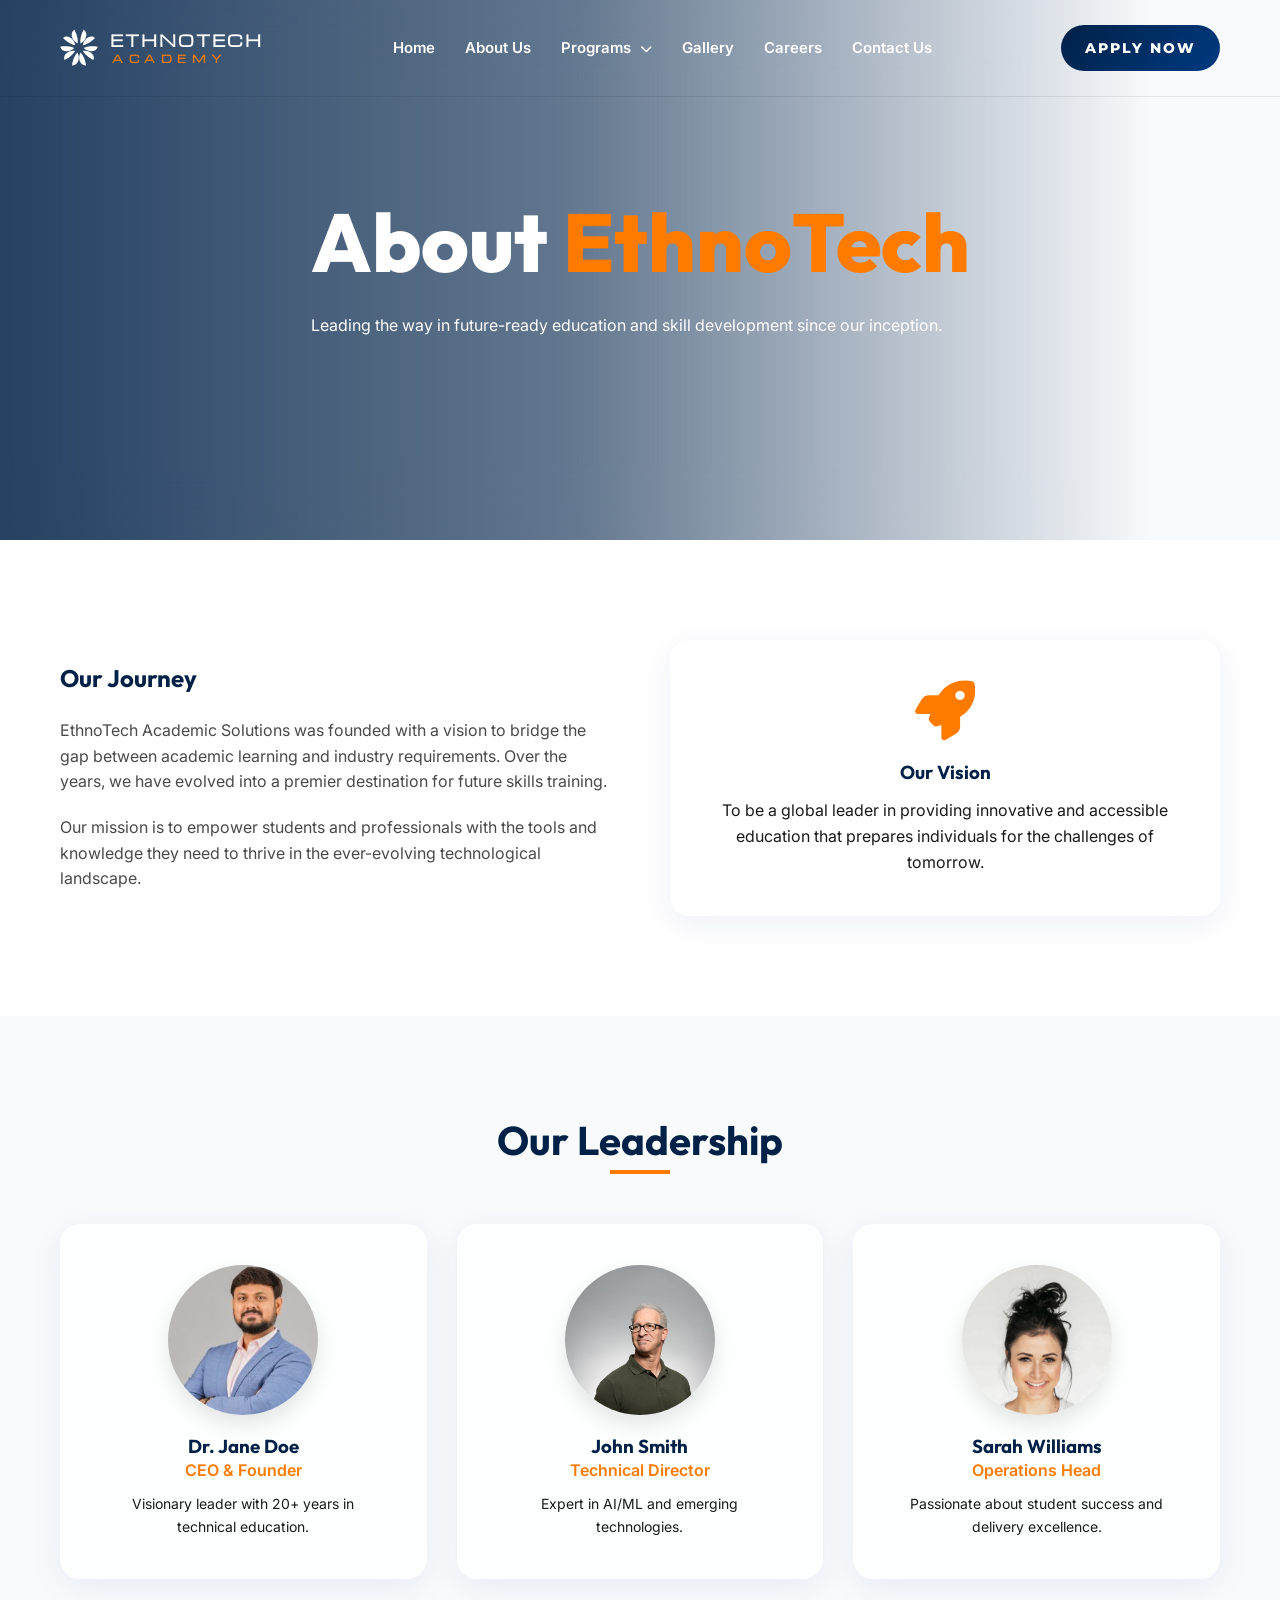
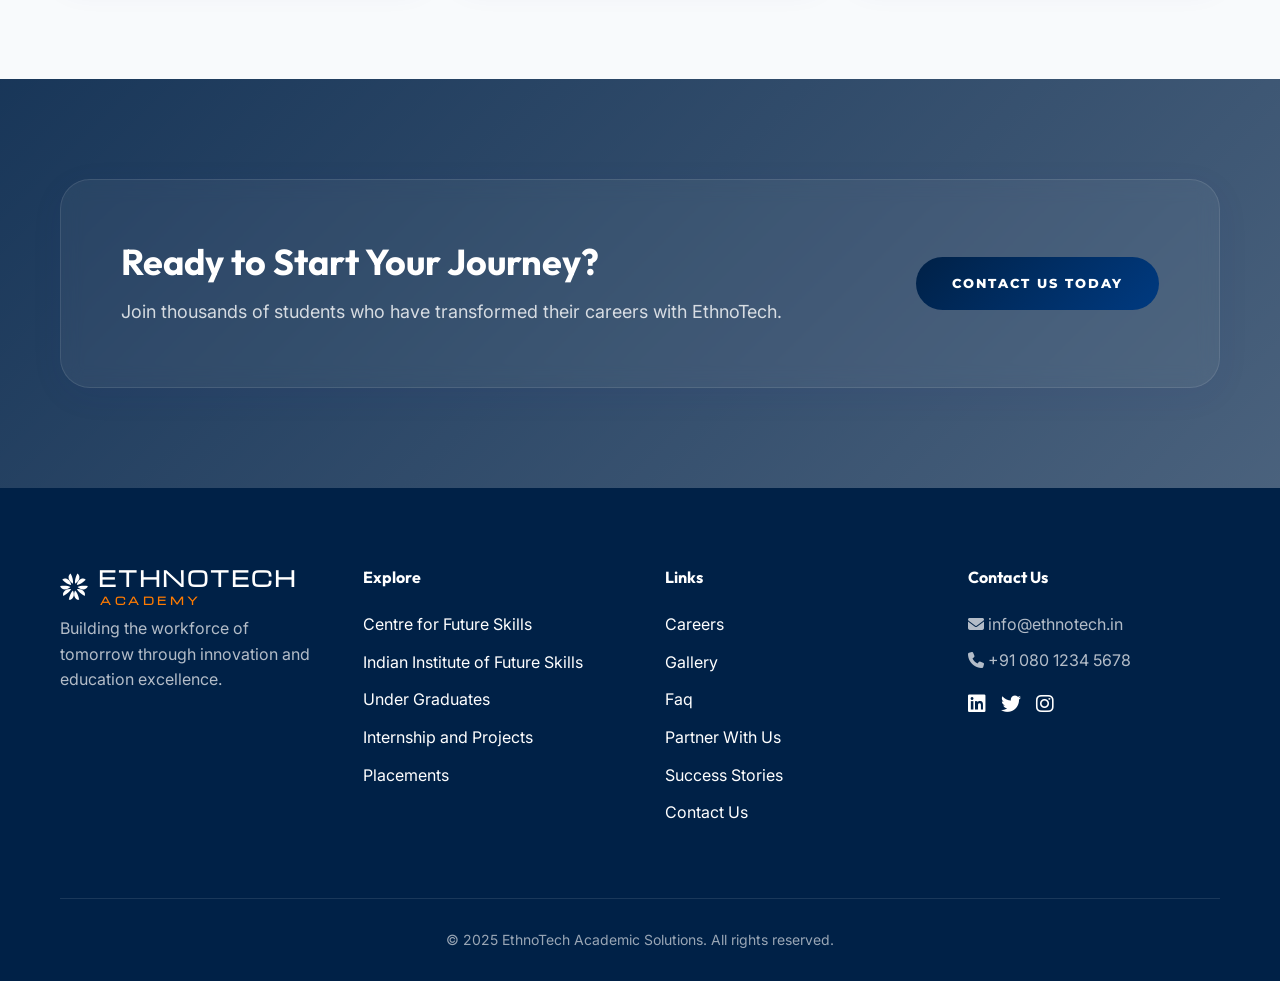
<file: about-us.html>
<!DOCTYPE html>

<html lang="en">
<head>
<meta charset="utf-8"/>
<meta content="width=device-width, initial-scale=1.0" name="viewport"/>
<title>About Us | EthnoTech Academy</title>
<link href="index.css?v=14" rel="stylesheet"/>
<link href="https://cdnjs.cloudflare.com/ajax/libs/font-awesome/6.4.0/css/all.min.css" rel="stylesheet"/>



</head>
<body ontouchstart="">
<header id="header">
<div class="container">
<nav>
<a class="logo" href="index.html"><svg class="logo-icon" viewbox="0 0 100 100" xmlns="http://www.w3.org/2000/svg"><g fill="currentColor" transform="translate(50, 50)"><g transform="rotate(0)"><path d="M -4,-12 C -20,-20 -25,-40 -12,-48 C -5,-35 -2,-20 -4,-12"></path><path d="M 4,-12 C 20,-20 25,-40 12,-48 C 5,-35 2,-20 4,-12"></path></g><g transform="rotate(72)"><path d="M -4,-12 C -20,-20 -25,-40 -12,-48 C -5,-35 -2,-20 -4,-12"></path><path d="M 4,-12 C 20,-20 25,-40 12,-48 C 5,-35 2,-20 4,-12"></path></g><g transform="rotate(144)"><path d="M -4,-12 C -20,-20 -25,-40 -12,-48 C -5,-35 -2,-20 -4,-12"></path><path d="M 4,-12 C 20,-20 25,-40 12,-48 C 5,-35 2,-20 4,-12"></path></g><g transform="rotate(216)"><path d="M -4,-12 C -20,-20 -25,-40 -12,-48 C -5,-35 -2,-20 -4,-12"></path><path d="M 4,-12 C 20,-20 25,-40 12,-48 C 5,-35 2,-20 4,-12"></path></g><g transform="rotate(288)"><path d="M -4,-12 C -20,-20 -25,-40 -12,-48 C -5,-35 -2,-20 -4,-12"></path><path d="M 4,-12 C 20,-20 25,-40 12,-48 C 5,-35 2,-20 4,-12"></path></g></g></svg><span class="logo-text"><span class="ethnotech">ETHNOTECH</span><span class="academy">ACADEMY</span></span></a>
<button class="mobile-nav-toggle"><i class="fas fa-bars"></i></button>
<div class="nav-links">
<div class="nav-item">
<a href="index.html">Home</a>
</div>
<div class="nav-item">
<a href="about-us.html">About Us</a>
</div>
<div class="nav-item">
<a href="#">Programs <i class="fas fa-chevron-down"></i></a>
<div class="mega-menu glass">
<div class="menu-category">
<div class="menu-category-btn active" data-category="institutions">
                                    For Institution <i class="fas fa-chevron-right"></i>
</div>
<div class="menu-category-btn" data-category="students">
                                    For Students <i class="fas fa-chevron-right"></i>
</div>
</div>
<div class="menu-list">
<div class="category-content" id="institutions-list">
<h4>Institutional Programs</h4>
<ul>
<li><a href="program-future-skills.html">Centre for Future Skills</a></li>
<li><a href="program-iifs.html">Indian Institute of Future Skills</a></li>
<li><a href="program-finishing-school.html">Finishing School</a></li>
</ul>
</div>
<div class="category-content" id="students-list" style="display: none;">
<h4>Student Programs</h4>
<ul>
<li><a href="program-undergraduate.html">Under Graduate Programs</a></li>
<li><a href="program-internships.html">Internship and Projects</a></li>
<li><a href="program-placements.html">Placements</a></li>
</ul>
</div>
</div>
</div>
</div>
<div class="nav-item">
<a href="gallery.html">Gallery</a>
</div>
<div class="nav-item">
<a href="careers.html">Careers</a>
</div>
<div class="nav-item">
<a href="contact-us.html">Contact Us</a>
</div>
<a class="btn btn-primary" href="contact-us.html">Apply Now</a>
</div>
<a class="btn btn-primary" href="contact-us.html" style="padding: 12px 24px; font-size: 14px;">Apply
                    Now</a>
</nav>
</div>
</header>
<section class="hero" style="height: 60vh;">
<div class="container">
<div class="hero-content reveal">
<h1>About <span>EthnoTech</span></h1>
<p>Leading the way in future-ready education and skill development since our inception.</p>
</div>
</div>
</section>
<section class="about-details" style="padding: var(--section-padding); background: white;">
<div class="container">
<div class="reveal responsive-grid">
<div>
<h2 style="margin-bottom: 25px;">Our Journey</h2>
<p style="margin-bottom: 20px; color: var(--text-secondary);">EthnoTech Academic Solutions was
                        founded with a vision to bridge the gap between academic learning and industry requirements.
                        Over the years, we have evolved into a premier destination for future skills training.</p>
<p style="color: var(--text-secondary);">Our mission is to empower students and professionals with
                        the tools and knowledge they need to thrive in the ever-evolving technological landscape.</p>
</div>
<div class="glass" style="padding: 40px; border-radius: 20px; text-align: center;">
<i class="fas fa-rocket" style="font-size: 60px; color: var(--secondary-color); margin-bottom: 20px;"></i>
<h3 style="margin-bottom: 15px;">Our Vision</h3>
<p>To be a global leader in providing innovative and accessible education that prepares individuals
                        for the challenges of tomorrow.</p>
</div>
</div>
</div>
</section>
<section class="team" style="padding: var(--section-padding);">
<div class="container">
<div class="section-title reveal">
<h2>Our Leadership</h2>
</div>
<div class="services-grid" style="grid-template-columns: repeat(auto-fit, minmax(250px, 1fr));">
<div class="service-card glass reveal" style="text-align: center;">
<div style="width: 150px; height: 150px; margin: 0 auto 20px; overflow: hidden; border-radius: 50%; box-shadow: 0 10px 20px rgba(0,0,0,0.1);">
<img alt="Dr. Jane Doe" src="assets/team/team_jane.jpg" style="width: 100%; height: 100%; object-fit: cover; object-position: center top;"/>
</div>
<h3>Dr. Jane Doe</h3>
<p style="color: var(--secondary-color); font-weight: 600;">CEO &amp; Founder</p>
<p style="font-size: 14px; margin-top: 10px;">Visionary leader with 20+ years in technical
                        education.</p>
</div>
<div class="service-card glass reveal" style="text-align: center;">
<div style="width: 150px; height: 150px; margin: 0 auto 20px; overflow: hidden; border-radius: 50%; box-shadow: 0 10px 20px rgba(0,0,0,0.1);">
<img alt="John Smith" src="assets/team/team_john.jpg" style="width: 100%; height: 100%; object-fit: cover; object-position: center top;"/>
</div>
<h3>John Smith</h3>
<p style="color: var(--secondary-color); font-weight: 600;">Technical Director</p>
<p style="font-size: 14px; margin-top: 10px;">Expert in AI/ML and emerging technologies.</p>
</div>
<div class="service-card glass reveal" style="text-align: center;">
<div style="width: 150px; height: 150px; margin: 0 auto 20px; overflow: hidden; border-radius: 50%; box-shadow: 0 10px 20px rgba(0,0,0,0.1);">
<img alt="Sarah Williams" src="assets/team/team_sarah.jpg" style="width: 100%; height: 100%; object-fit: cover; object-position: center top;"/>
</div>
<h3>Sarah Williams</h3>
<p style="color: var(--secondary-color); font-weight: 600;">Operations Head</p>
<p style="font-size: 14px; margin-top: 10px;">Passionate about student success and delivery
                        excellence.</p>
</div>
</div>
</div>
</section>
<section class="contact-cta">
<div class="container">
<div class="cta-box glass reveal">
<div class="cta-content">
<h2>Ready to Start Your Journey?</h2>
<p>Join thousands of students who have transformed their careers with EthnoTech.</p>
</div>
<a class="btn btn-primary" href="contact-us.html">Contact Us Today</a>
</div>
</div>
</section>
<footer>
<div class="container">
<div class="footer-grid">
<div class="footer-col">
<a class="logo" href="#" style="color: white; margin-bottom: 20px; display: inline-flex; align-items: center;"><svg class="logo-icon" style="width: 28px !important; height: 28px !important; margin-right: 10px !important;" viewbox="0 0 100 100" xmlns="http://www.w3.org/2000/svg"><g fill="currentColor" transform="translate(50, 50)"><g transform="rotate(0)"><path d="M -4,-12 C -20,-20 -25,-40 -12,-48 C -5,-35 -2,-20 -4,-12"></path><path d="M 4,-12 C 20,-20 25,-40 12,-48 C 5,-35 2,-20 4,-12"></path></g><g transform="rotate(72)"><path d="M -4,-12 C -20,-20 -25,-40 -12,-48 C -5,-35 -2,-20 -4,-12"></path><path d="M 4,-12 C 20,-20 25,-40 12,-48 C 5,-35 2,-20 4,-12"></path></g><g transform="rotate(144)"><path d="M -4,-12 C -20,-20 -25,-40 -12,-48 C -5,-35 -2,-20 -4,-12"></path><path d="M 4,-12 C 20,-20 25,-40 12,-48 C 5,-35 2,-20 4,-12"></path></g><g transform="rotate(216)"><path d="M -4,-12 C -20,-20 -25,-40 -12,-48 C -5,-35 -2,-20 -4,-12"></path><path d="M 4,-12 C 20,-20 25,-40 12,-48 C 5,-35 2,-20 4,-12"></path></g><g transform="rotate(288)"><path d="M -4,-12 C -20,-20 -25,-40 -12,-48 C -5,-35 -2,-20 -4,-12"></path><path d="M 4,-12 C 20,-20 25,-40 12,-48 C 5,-35 2,-20 4,-12"></path></g></g></svg><span class="logo-text"><span class="ethnotech" style="font-size: 20px !important;">ETHNOTECH</span><span class="academy" style="font-size: 10px !important; letter-spacing: 3.5px !important; margin-top: 8px !important;">ACADEMY</span></span></a>
<p style="color: rgba(255,255,255,0.7);">Building the workforce of tomorrow through
                        innovation
                        and
                        education excellence.</p>
</div>
<div class="footer-col">
<h4>Explore</h4>
<ul>
<li><a href="program-future-skills.html">Centre for Future Skills</a></li>
<li><a href="program-iifs.html">Indian Institute of Future Skills</a></li>
<li><a href="program-undergraduate.html">Under Graduates</a></li>
<li><a href="program-internships.html">Internship and Projects</a></li>
<li><a href="program-placements.html">Placements</a></li>
</ul>
</div>
<div class="footer-col">
<h4>Links</h4>
<ul>
<li><a href="careers.html">Careers</a></li>
<li><a href="gallery.html">Gallery</a></li>
<li><a href="faq.html">Faq</a></li>
<li><a href="partnerships.html">Partner With Us</a></li>
<li><a href="success-stories.html">Success Stories</a></li>
<li><a href="contact-us.html">Contact Us</a></li>
</ul>
</div>
<div class="footer-col">
<h4>Contact Us</h4>
<p style="color: rgba(255,255,255,0.7);"><i class="fas fa-envelope"></i>
                        info@ethnotech.in</p>
<p style="color: rgba(255,255,255,0.7); margin-top: 10px;"><i class="fas fa-phone"></i>
                        +91 080
                        1234
                        5678</p>
<div class="social-links" style="margin-top: 20px; display: flex; gap: 15px;">
<a href="#"><i class="fab fa-linkedin" style="font-size: 20px;"></i></a>
<a href="#"><i class="fab fa-twitter" style="font-size: 20px;"></i></a>
<a href="#"><i class="fab fa-instagram" style="font-size: 20px;"></i></a>
</div>
</div>
</div>
<div class="footer-bottom">
<p>© 2025 EthnoTech Academic Solutions. All rights reserved.</p>
</div>
</div>
</footer>
<script src="main.js?v=8"></script>
</body>
</html>
</file>
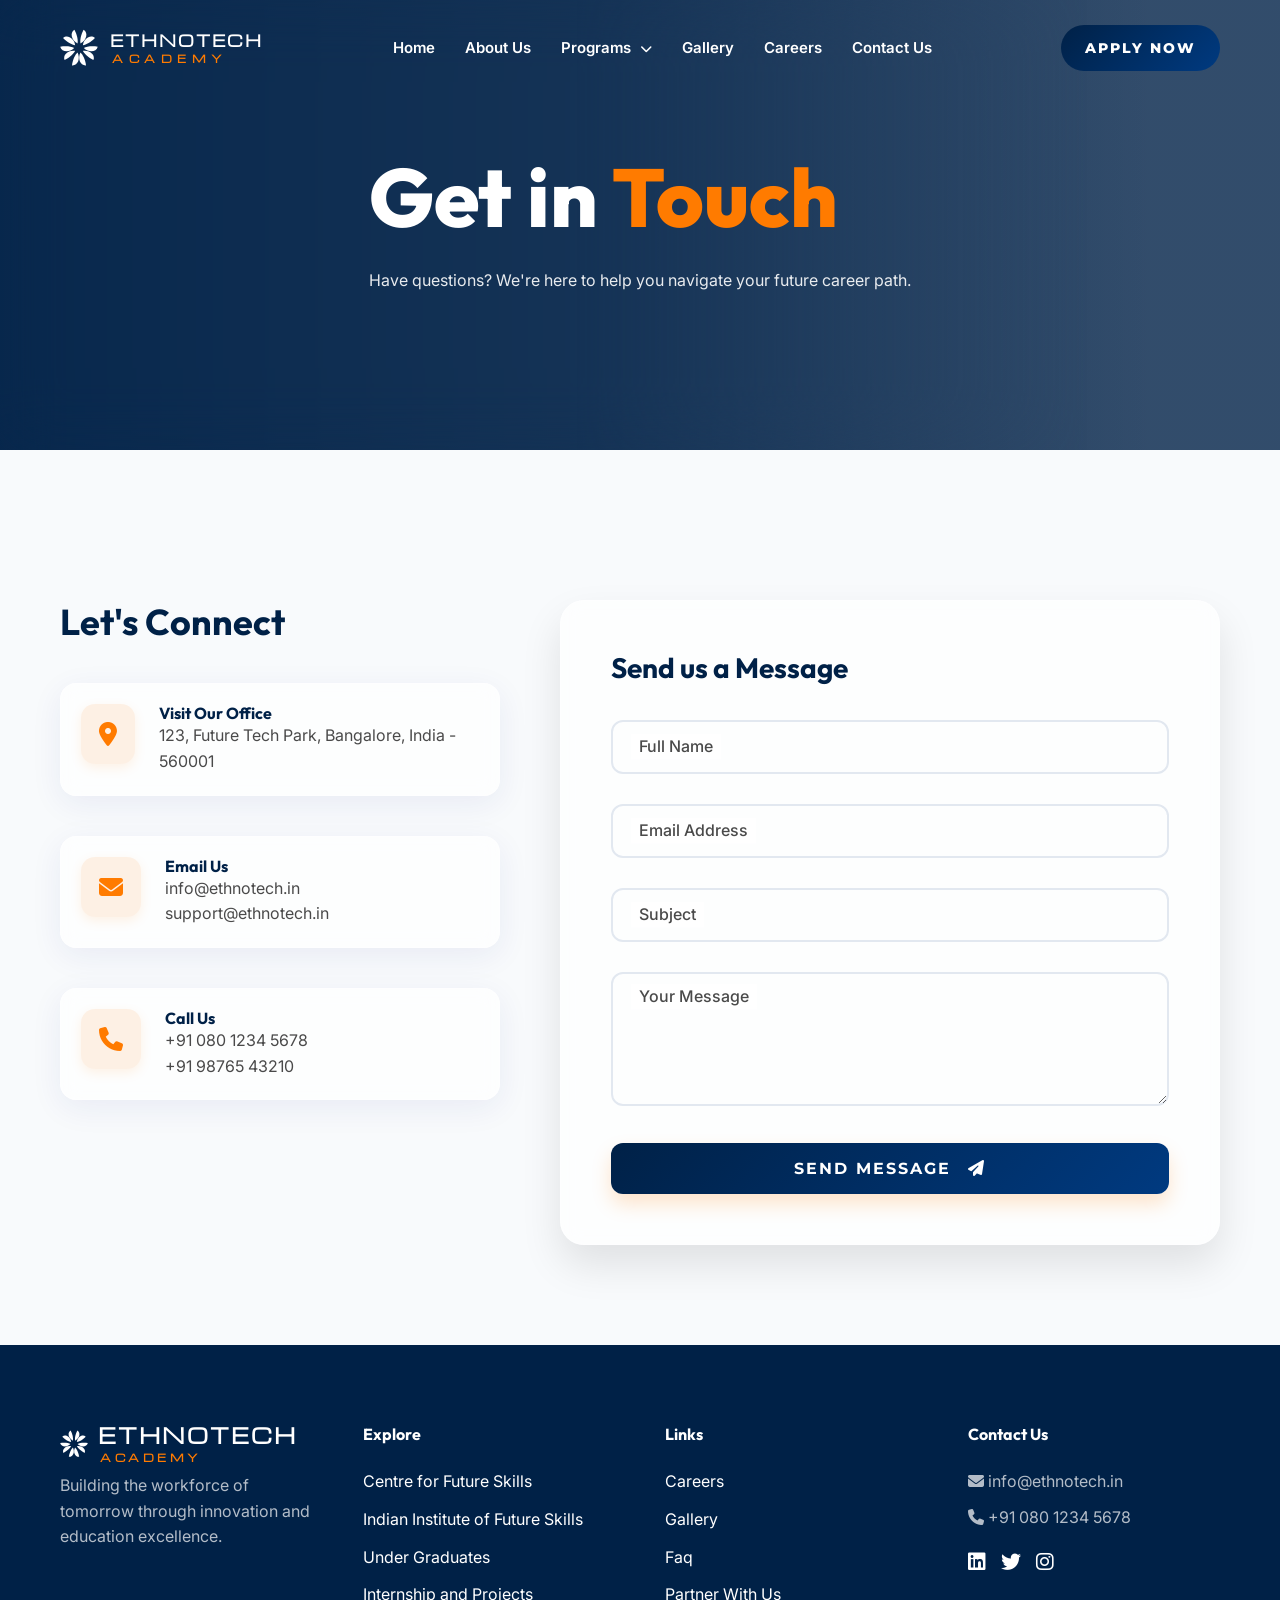
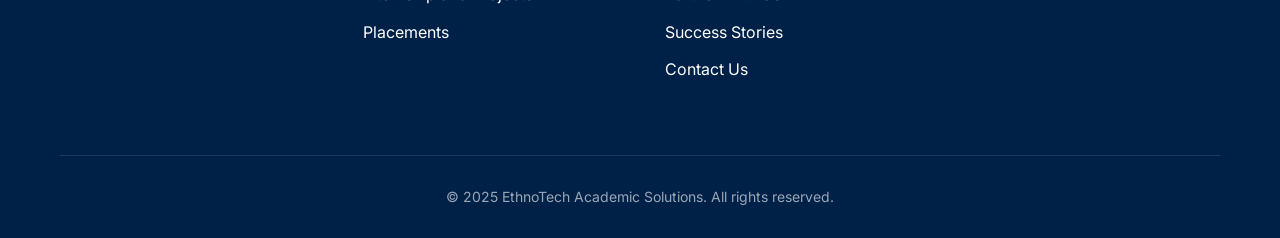
<file: contact-us.html>
<!DOCTYPE html>

<html lang="en">
<head>
<meta charset="utf-8"/>
<meta content="width=device-width, initial-scale=1.0" name="viewport"/>
<title>Contact Us | EthnoTech Academy</title>
<link href="index.css?v=14" rel="stylesheet"/>
<link href="https://cdnjs.cloudflare.com/ajax/libs/font-awesome/6.4.0/css/all.min.css" rel="stylesheet"/>



</head>
<body ontouchstart="">
<header id="header">
<div class="container">
<nav>
<a class="logo" href="index.html"><svg class="logo-icon" viewbox="0 0 100 100" xmlns="http://www.w3.org/2000/svg"><g fill="currentColor" transform="translate(50, 50)"><g transform="rotate(0)"><path d="M -4,-12 C -20,-20 -25,-40 -12,-48 C -5,-35 -2,-20 -4,-12"></path><path d="M 4,-12 C 20,-20 25,-40 12,-48 C 5,-35 2,-20 4,-12"></path></g><g transform="rotate(72)"><path d="M -4,-12 C -20,-20 -25,-40 -12,-48 C -5,-35 -2,-20 -4,-12"></path><path d="M 4,-12 C 20,-20 25,-40 12,-48 C 5,-35 2,-20 4,-12"></path></g><g transform="rotate(144)"><path d="M -4,-12 C -20,-20 -25,-40 -12,-48 C -5,-35 -2,-20 -4,-12"></path><path d="M 4,-12 C 20,-20 25,-40 12,-48 C 5,-35 2,-20 4,-12"></path></g><g transform="rotate(216)"><path d="M -4,-12 C -20,-20 -25,-40 -12,-48 C -5,-35 -2,-20 -4,-12"></path><path d="M 4,-12 C 20,-20 25,-40 12,-48 C 5,-35 2,-20 4,-12"></path></g><g transform="rotate(288)"><path d="M -4,-12 C -20,-20 -25,-40 -12,-48 C -5,-35 -2,-20 -4,-12"></path><path d="M 4,-12 C 20,-20 25,-40 12,-48 C 5,-35 2,-20 4,-12"></path></g></g></svg><span class="logo-text"><span class="ethnotech">ETHNOTECH</span><span class="academy">ACADEMY</span></span></a>
<button class="mobile-nav-toggle"><i class="fas fa-bars"></i></button>
<div class="nav-links">
<div class="nav-item">
<a href="index.html">Home</a>
</div>
<div class="nav-item">
<a href="about-us.html">About Us</a>
</div>
<div class="nav-item">
<a href="#">Programs <i class="fas fa-chevron-down"></i></a>
<div class="mega-menu glass">
<div class="menu-category">
<div class="menu-category-btn active" data-category="institutions">
                                    For Institution <i class="fas fa-chevron-right"></i>
</div>
<div class="menu-category-btn" data-category="students">
                                    For Students <i class="fas fa-chevron-right"></i>
</div>
</div>
<div class="menu-list">
<div class="category-content" id="institutions-list">
<h4>Institutional Programs</h4>
<ul>
<li><a href="program-future-skills.html">Centre for Future Skills</a></li>
<li><a href="program-iifs.html">Indian Institute of Future Skills</a></li>
<li><a href="program-finishing-school.html">Finishing School</a></li>
</ul>
</div>
<div class="category-content" id="students-list" style="display: none;">
<h4>Student Programs</h4>
<ul>
<li><a href="program-undergraduate.html">Under Graduate Programs</a></li>
<li><a href="program-internships.html">Internship and Projects</a></li>
<li><a href="program-placements.html">Placements</a></li>
</ul>
</div>
</div>
</div>
</div>
<div class="nav-item">
<a href="gallery.html">Gallery</a>
</div>
<div class="nav-item">
<a href="careers.html">Careers</a>
</div>
<div class="nav-item">
<a href="contact-us.html">Contact Us</a>
</div>
<a class="btn btn-primary" href="contact-us.html">Apply Now</a>
</div>
<a class="btn btn-primary" href="contact-us.html" style="padding: 12px 24px; font-size: 14px;">Apply
                    Now</a>
</nav>
</div>
</header>
<section class="hero" style="height: 50vh; background-image: linear-gradient(rgba(0,33,71,0.8), rgba(0,33,71,0.8)), url('https://images.unsplash.com/photo-1423666639041-f56000c27a9a?auto=format&amp;fit=crop&amp;q=80&amp;w=2000');">
<div class="container">
<div class="hero-content reveal">
<h1 style="color: white;">Get in <span>Touch</span></h1>
<p style="color: rgba(255,255,255,0.9);">Have questions? We're here to help you navigate your future
                    career path.</p>
</div>
</div>
</section>
<section style="padding: var(--section-padding); background: var(--bg-light);">
<div class="container">
<div class="contact-container reveal">
<div class="contact-info">
<h2 style="margin-bottom: 40px; font-size: 36px;">Let's <span>Connect</span></h2>
<div class="info-item glass">
<i class="fas fa-location-dot"></i>
<div>
<h4>Visit Our Office</h4>
<p style="color: var(--text-secondary);">123, Future Tech Park, Bangalore, India - 560001
                            </p>
</div>
</div>
<div class="info-item glass">
<i class="fas fa-envelope"></i>
<div>
<h4>Email Us</h4>
<p style="color: var(--text-secondary);">info@ethnotech.in<br/>support@ethnotech.in</p>
</div>
</div>
<div class="info-item glass">
<i class="fas fa-phone"></i>
<div>
<h4>Call Us</h4>
<p style="color: var(--text-secondary);">+91 080 1234 5678<br/>+91 98765 43210</p>
</div>
</div>
</div>
<div class="contact-form glass">
<h3 style="margin-bottom: 35px; font-size: 28px;">Send us a Message</h3>
<form>
<div class="form-group">
<input id="name" placeholder=" " required="" type="text"/>
<label for="name">Full Name</label>
</div>
<div class="form-group">
<input id="email" placeholder=" " required="" type="email"/>
<label for="email">Email Address</label>
</div>
<div class="form-group">
<input id="subject" placeholder=" " required="" type="text"/>
<label for="subject">Subject</label>
</div>
<div class="form-group">
<textarea id="message" placeholder=" " required="" rows="5"></textarea>
<label for="message">Your Message</label>
</div>
<button class="btn btn-primary submit-btn" type="submit">Send Message <i class="fas fa-paper-plane" style="margin-left: 10px;"></i></button>
</form>
</div>
</div>
</div>
</section>
<footer>
<div class="container">
<div class="footer-grid">
<div class="footer-col">
<a class="logo" href="#" style="color: white; margin-bottom: 20px; display: inline-flex; align-items: center;"><svg class="logo-icon" style="width: 28px !important; height: 28px !important; margin-right: 10px !important;" viewbox="0 0 100 100" xmlns="http://www.w3.org/2000/svg"><g fill="currentColor" transform="translate(50, 50)"><g transform="rotate(0)"><path d="M -4,-12 C -20,-20 -25,-40 -12,-48 C -5,-35 -2,-20 -4,-12"></path><path d="M 4,-12 C 20,-20 25,-40 12,-48 C 5,-35 2,-20 4,-12"></path></g><g transform="rotate(72)"><path d="M -4,-12 C -20,-20 -25,-40 -12,-48 C -5,-35 -2,-20 -4,-12"></path><path d="M 4,-12 C 20,-20 25,-40 12,-48 C 5,-35 2,-20 4,-12"></path></g><g transform="rotate(144)"><path d="M -4,-12 C -20,-20 -25,-40 -12,-48 C -5,-35 -2,-20 -4,-12"></path><path d="M 4,-12 C 20,-20 25,-40 12,-48 C 5,-35 2,-20 4,-12"></path></g><g transform="rotate(216)"><path d="M -4,-12 C -20,-20 -25,-40 -12,-48 C -5,-35 -2,-20 -4,-12"></path><path d="M 4,-12 C 20,-20 25,-40 12,-48 C 5,-35 2,-20 4,-12"></path></g><g transform="rotate(288)"><path d="M -4,-12 C -20,-20 -25,-40 -12,-48 C -5,-35 -2,-20 -4,-12"></path><path d="M 4,-12 C 20,-20 25,-40 12,-48 C 5,-35 2,-20 4,-12"></path></g></g></svg><span class="logo-text"><span class="ethnotech" style="font-size: 20px !important;">ETHNOTECH</span><span class="academy" style="font-size: 10px !important; letter-spacing: 3.5px !important; margin-top: 8px !important;">ACADEMY</span></span></a>
<p style="color: rgba(255,255,255,0.7);">Building the workforce of tomorrow through
                        innovation
                        and
                        education excellence.</p>
</div>
<div class="footer-col">
<h4>Explore</h4>
<ul>
<li><a href="program-future-skills.html">Centre for Future Skills</a></li>
<li><a href="program-iifs.html">Indian Institute of Future Skills</a></li>
<li><a href="program-undergraduate.html">Under Graduates</a></li>
<li><a href="program-internships.html">Internship and Projects</a></li>
<li><a href="program-placements.html">Placements</a></li>
</ul>
</div>
<div class="footer-col">
<h4>Links</h4>
<ul>
<li><a href="careers.html">Careers</a></li>
<li><a href="gallery.html">Gallery</a></li>
<li><a href="faq.html">Faq</a></li>
<li><a href="partnerships.html">Partner With Us</a></li>
<li><a href="success-stories.html">Success Stories</a></li>
<li><a href="contact-us.html">Contact Us</a></li>
</ul>
</div>
<div class="footer-col">
<h4>Contact Us</h4>
<p style="color: rgba(255,255,255,0.7);"><i class="fas fa-envelope"></i>
                        info@ethnotech.in</p>
<p style="color: rgba(255,255,255,0.7); margin-top: 10px;"><i class="fas fa-phone"></i>
                        +91 080
                        1234
                        5678</p>
<div class="social-links" style="margin-top: 20px; display: flex; gap: 15px;">
<a href="#"><i class="fab fa-linkedin" style="font-size: 20px;"></i></a>
<a href="#"><i class="fab fa-twitter" style="font-size: 20px;"></i></a>
<a href="#"><i class="fab fa-instagram" style="font-size: 20px;"></i></a>
</div>
</div>
</div>
<div class="footer-bottom">
<p>© 2025 EthnoTech Academic Solutions. All rights reserved.</p>
</div>
</div>
</footer>
<script src="main.js?v=8"></script>
</body>
</html>
</file>
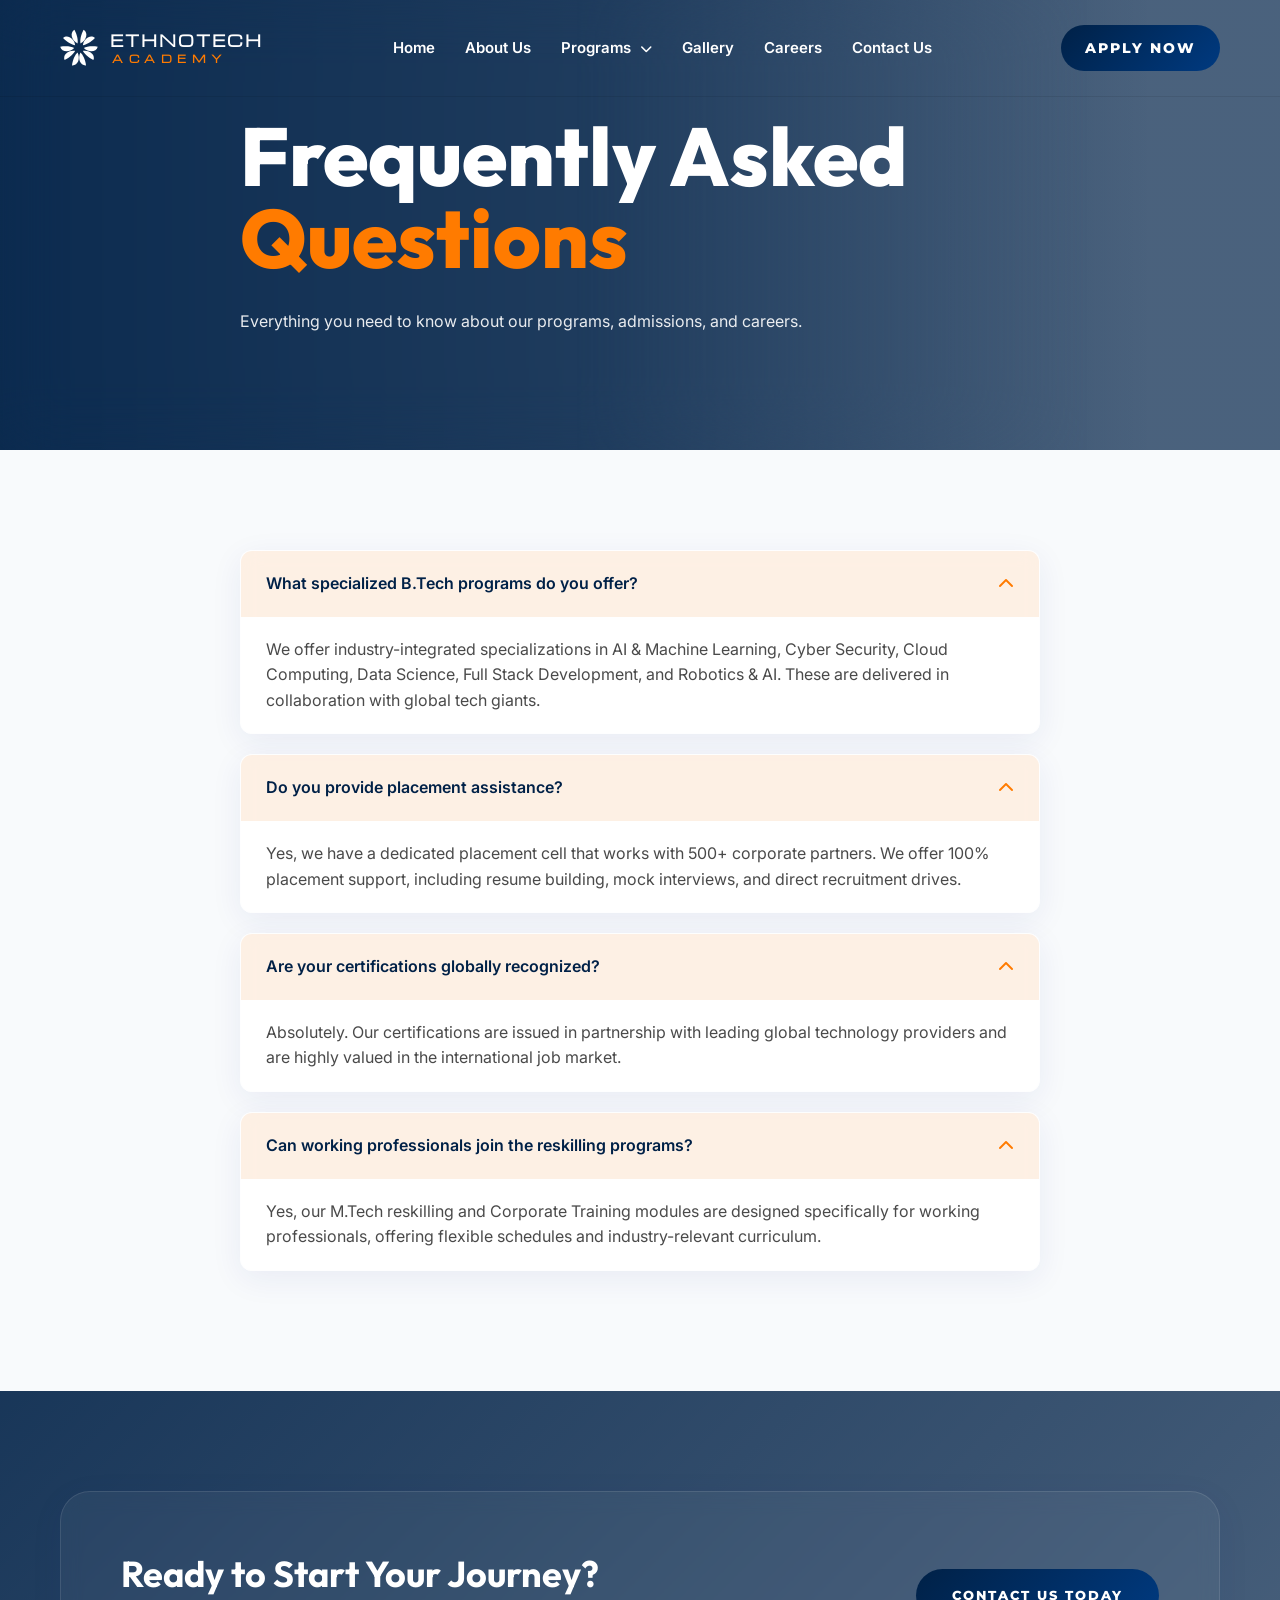
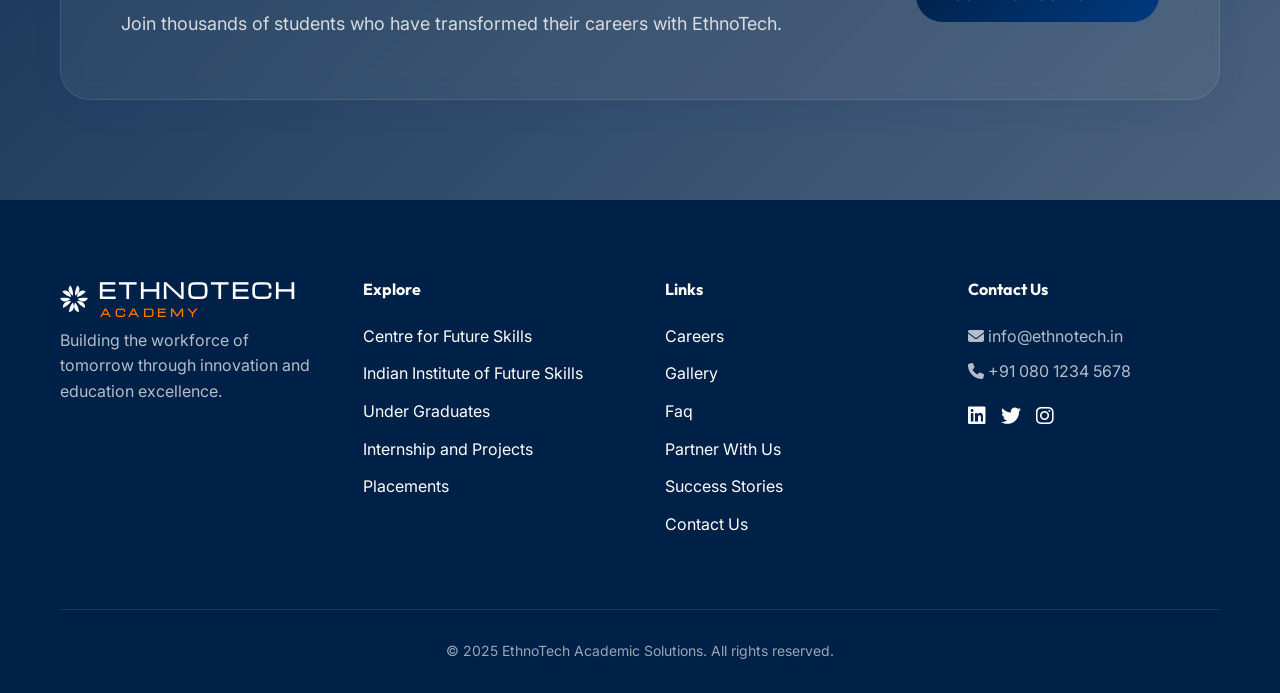
<file: faq.html>
<!DOCTYPE html>

<html lang="en">
<head>
<meta charset="utf-8"/>
<meta content="width=device-width, initial-scale=1.0" name="viewport"/>
<title>FAQ | EthnoTech Academy</title>
<link href="index.css?v=14" rel="stylesheet"/>
<link href="https://cdnjs.cloudflare.com/ajax/libs/font-awesome/6.4.0/css/all.min.css" rel="stylesheet"/>
<style>
        .faq-accordion {
            max-width: 800px;
            margin: 0 auto;
        }

        .faq-item {
            margin-bottom: 20px;
            border-radius: 12px;
            overflow: hidden;
            border: 1px solid var(--glass-border);
            transition: var(--transition-smooth);
        }

        .faq-question {
            padding: 20px 25px;
            background: white;
            cursor: pointer;
            display: flex;
            justify-content: space-between;
            align-items: center;
            font-weight: 600;
            color: var(--primary-color);
            transition: var(--transition-smooth);
        }

        .faq-question:hover {
            background: rgba(255, 123, 0, 0.05);
        }

        .faq-question i {
            transition: transform 0.3s ease;
            color: var(--secondary-color);
        }

        .faq-answer {
            padding: 0 25px;
            max-height: 0;
            overflow: hidden;
            background: rgba(255, 255, 255, 0.7);
            transition: all 0.3s ease-out;
            color: var(--text-secondary);
            line-height: 1.6;
        }

        .faq-item.active .faq-question {
            background: rgba(255, 123, 0, 0.1);
        }

        .faq-item.active .faq-question i {
            transform: rotate(180deg);
        }

        .faq-item.active .faq-answer {
            padding: 20px 25px;
            max-height: 500px;
        }
    </style>



</head>
<body ontouchstart="">
<header id="header">
<div class="container">
<nav>
<a class="logo" href="index.html"><svg class="logo-icon" viewbox="0 0 100 100" xmlns="http://www.w3.org/2000/svg"><g fill="currentColor" transform="translate(50, 50)"><g transform="rotate(0)"><path d="M -4,-12 C -20,-20 -25,-40 -12,-48 C -5,-35 -2,-20 -4,-12"></path><path d="M 4,-12 C 20,-20 25,-40 12,-48 C 5,-35 2,-20 4,-12"></path></g><g transform="rotate(72)"><path d="M -4,-12 C -20,-20 -25,-40 -12,-48 C -5,-35 -2,-20 -4,-12"></path><path d="M 4,-12 C 20,-20 25,-40 12,-48 C 5,-35 2,-20 4,-12"></path></g><g transform="rotate(144)"><path d="M -4,-12 C -20,-20 -25,-40 -12,-48 C -5,-35 -2,-20 -4,-12"></path><path d="M 4,-12 C 20,-20 25,-40 12,-48 C 5,-35 2,-20 4,-12"></path></g><g transform="rotate(216)"><path d="M -4,-12 C -20,-20 -25,-40 -12,-48 C -5,-35 -2,-20 -4,-12"></path><path d="M 4,-12 C 20,-20 25,-40 12,-48 C 5,-35 2,-20 4,-12"></path></g><g transform="rotate(288)"><path d="M -4,-12 C -20,-20 -25,-40 -12,-48 C -5,-35 -2,-20 -4,-12"></path><path d="M 4,-12 C 20,-20 25,-40 12,-48 C 5,-35 2,-20 4,-12"></path></g></g></svg><span class="logo-text"><span class="ethnotech">ETHNOTECH</span><span class="academy">ACADEMY</span></span></a>
<button class="mobile-nav-toggle"><i class="fas fa-bars"></i></button>
<div class="nav-links">
<div class="nav-item">
<a href="index.html">Home</a>
</div>
<div class="nav-item">
<a href="about-us.html">About Us</a>
</div>
<div class="nav-item">
<a href="#">Programs <i class="fas fa-chevron-down"></i></a>
<div class="mega-menu glass">
<div class="menu-category">
<div class="menu-category-btn active" data-category="institutions">
                                    For Institution <i class="fas fa-chevron-right"></i>
</div>
<div class="menu-category-btn" data-category="students">
                                    For Students <i class="fas fa-chevron-right"></i>
</div>
</div>
<div class="menu-list">
<div class="category-content" id="institutions-list">
<h4>Institutional Programs</h4>
<ul>
<li><a href="program-future-skills.html">Centre for Future Skills</a></li>
<li><a href="program-iifs.html">Indian Institute of Future Skills</a></li>
<li><a href="program-finishing-school.html">Finishing School</a></li>
</ul>
</div>
<div class="category-content" id="students-list" style="display: none;">
<h4>Student Programs</h4>
<ul>
<li><a href="program-undergraduate.html">Under Graduate Programs</a></li>
<li><a href="program-internships.html">Internship and Projects</a></li>
<li><a href="program-placements.html">Placements</a></li>
</ul>
</div>
</div>
</div>
</div>
<div class="nav-item">
<a href="gallery.html">Gallery</a>
</div>
<div class="nav-item">
<a href="careers.html">Careers</a>
</div>
<div class="nav-item">
<a href="contact-us.html">Contact Us</a>
</div>
<a class="btn btn-primary" href="contact-us.html">Apply Now</a>
</div>
<a class="btn btn-primary" href="contact-us.html" style="padding: 12px 24px; font-size: 14px;">Apply
                    Now</a>
</nav>
</div>
</header>
<section class="hero" style="height: 50vh; background-image: linear-gradient(rgba(0,33,71,0.7), rgba(0,33,71,0.7)), url('https://images.unsplash.com/photo-1557804506-669a67965ba0?auto=format&amp;fit=crop&amp;q=80&amp;w=2000'); background-position: center;">
<div class="container">
<div class="hero-content reveal">
<h1 style="color: white;">Frequently Asked <span>Questions</span></h1>
<p style="color: rgba(255,255,255,0.9);">Everything you need to know about our programs, admissions, and
                    careers.</p>
</div>
</div>
</section>
<section style="padding: var(--section-padding); background: var(--bg-light);">
<div class="container">
<div class="faq-accordion">
<div class="faq-item glass reveal">
<div class="faq-question">
<span>What specialized B.Tech programs do you offer?</span>
<i class="fas fa-chevron-down"></i>
</div>
<div class="faq-answer">
                        We offer industry-integrated specializations in AI &amp; Machine Learning, Cyber Security, Cloud
                        Computing, Data Science, Full Stack Development, and Robotics &amp; AI. These are delivered in
                        collaboration with global tech giants.
                    </div>
</div>
<div class="faq-item glass reveal">
<div class="faq-question">
<span>Do you provide placement assistance?</span>
<i class="fas fa-chevron-down"></i>
</div>
<div class="faq-answer">
                        Yes, we have a dedicated placement cell that works with 500+ corporate partners. We offer 100%
                        placement support, including resume building, mock interviews, and direct recruitment drives.
                    </div>
</div>
<div class="faq-item glass reveal">
<div class="faq-question">
<span>Are your certifications globally recognized?</span>
<i class="fas fa-chevron-down"></i>
</div>
<div class="faq-answer">
                        Absolutely. Our certifications are issued in partnership with leading global technology
                        providers and are highly valued in the international job market.
                    </div>
</div>
<div class="faq-item glass reveal">
<div class="faq-question">
<span>Can working professionals join the reskilling programs?</span>
<i class="fas fa-chevron-down"></i>
</div>
<div class="faq-answer">
                        Yes, our M.Tech reskilling and Corporate Training modules are designed specifically for working
                        professionals, offering flexible schedules and industry-relevant curriculum.
                    </div>
</div>
</div>
</div>
</section>
<section class="contact-cta">
<div class="container">
<div class="cta-box glass reveal">
<div class="cta-content">
<h2>Ready to Start Your Journey?</h2>
<p>Join thousands of students who have transformed their careers with EthnoTech.</p>
</div>
<a class="btn btn-primary" href="contact-us.html">Contact Us Today</a>
</div>
</div>
</section>
<footer>
<div class="container">
<div class="footer-grid">
<div class="footer-col">
<a class="logo" href="#" style="color: white; margin-bottom: 20px; display: inline-flex; align-items: center;"><svg class="logo-icon" style="width: 28px !important; height: 28px !important; margin-right: 10px !important;" viewbox="0 0 100 100" xmlns="http://www.w3.org/2000/svg"><g fill="currentColor" transform="translate(50, 50)"><g transform="rotate(0)"><path d="M -4,-12 C -20,-20 -25,-40 -12,-48 C -5,-35 -2,-20 -4,-12"></path><path d="M 4,-12 C 20,-20 25,-40 12,-48 C 5,-35 2,-20 4,-12"></path></g><g transform="rotate(72)"><path d="M -4,-12 C -20,-20 -25,-40 -12,-48 C -5,-35 -2,-20 -4,-12"></path><path d="M 4,-12 C 20,-20 25,-40 12,-48 C 5,-35 2,-20 4,-12"></path></g><g transform="rotate(144)"><path d="M -4,-12 C -20,-20 -25,-40 -12,-48 C -5,-35 -2,-20 -4,-12"></path><path d="M 4,-12 C 20,-20 25,-40 12,-48 C 5,-35 2,-20 4,-12"></path></g><g transform="rotate(216)"><path d="M -4,-12 C -20,-20 -25,-40 -12,-48 C -5,-35 -2,-20 -4,-12"></path><path d="M 4,-12 C 20,-20 25,-40 12,-48 C 5,-35 2,-20 4,-12"></path></g><g transform="rotate(288)"><path d="M -4,-12 C -20,-20 -25,-40 -12,-48 C -5,-35 -2,-20 -4,-12"></path><path d="M 4,-12 C 20,-20 25,-40 12,-48 C 5,-35 2,-20 4,-12"></path></g></g></svg><span class="logo-text"><span class="ethnotech" style="font-size: 20px !important;">ETHNOTECH</span><span class="academy" style="font-size: 10px !important; letter-spacing: 3.5px !important; margin-top: 8px !important;">ACADEMY</span></span></a>
<p style="color: rgba(255,255,255,0.7);">Building the workforce of tomorrow through
                        innovation
                        and
                        education excellence.</p>
</div>
<div class="footer-col">
<h4>Explore</h4>
<ul>
<li><a href="program-future-skills.html">Centre for Future Skills</a></li>
<li><a href="program-iifs.html">Indian Institute of Future Skills</a></li>
<li><a href="program-undergraduate.html">Under Graduates</a></li>
<li><a href="program-internships.html">Internship and Projects</a></li>
<li><a href="program-placements.html">Placements</a></li>
</ul>
</div>
<div class="footer-col">
<h4>Links</h4>
<ul>
<li><a href="careers.html">Careers</a></li>
<li><a href="gallery.html">Gallery</a></li>
<li><a href="faq.html">Faq</a></li>
<li><a href="partnerships.html">Partner With Us</a></li>
<li><a href="success-stories.html">Success Stories</a></li>
<li><a href="contact-us.html">Contact Us</a></li>
</ul>
</div>
<div class="footer-col">
<h4>Contact Us</h4>
<p style="color: rgba(255,255,255,0.7);"><i class="fas fa-envelope"></i>
                        info@ethnotech.in</p>
<p style="color: rgba(255,255,255,0.7); margin-top: 10px;"><i class="fas fa-phone"></i>
                        +91 080
                        1234
                        5678</p>
<div class="social-links" style="margin-top: 20px; display: flex; gap: 15px;">
<a href="#"><i class="fab fa-linkedin" style="font-size: 20px;"></i></a>
<a href="#"><i class="fab fa-twitter" style="font-size: 20px;"></i></a>
<a href="#"><i class="fab fa-instagram" style="font-size: 20px;"></i></a>
</div>
</div>
</div>
<div class="footer-bottom">
<p>© 2025 EthnoTech Academic Solutions. All rights reserved.</p>
</div>
</div>
</footer>
<script src="main.js?v=8"></script>
<script>
        document.querySelectorAll('.faq-question').forEach(question => {
            question.addEventListener('click', () => {
                const item = question.parentElement;
                item.classList.toggle('active');
            });
        });
    </script>
</body>
</html>
</file>
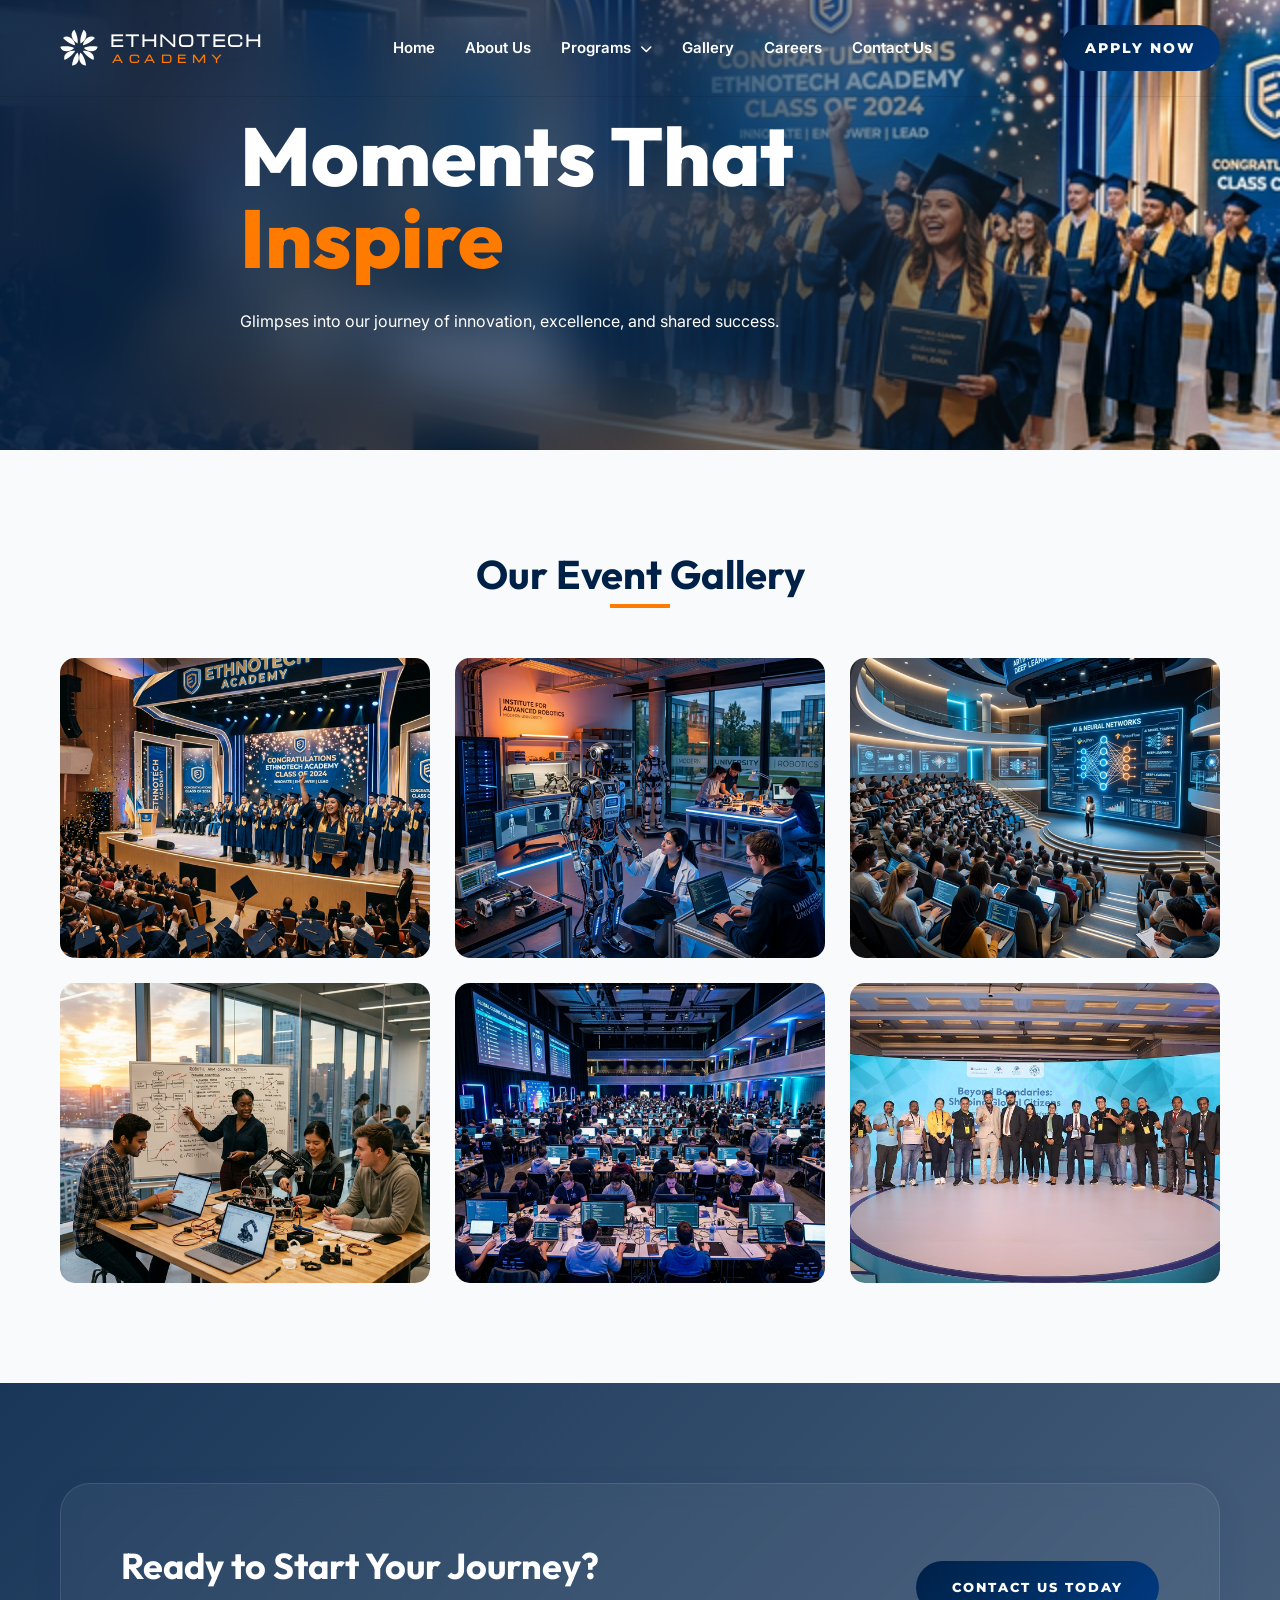
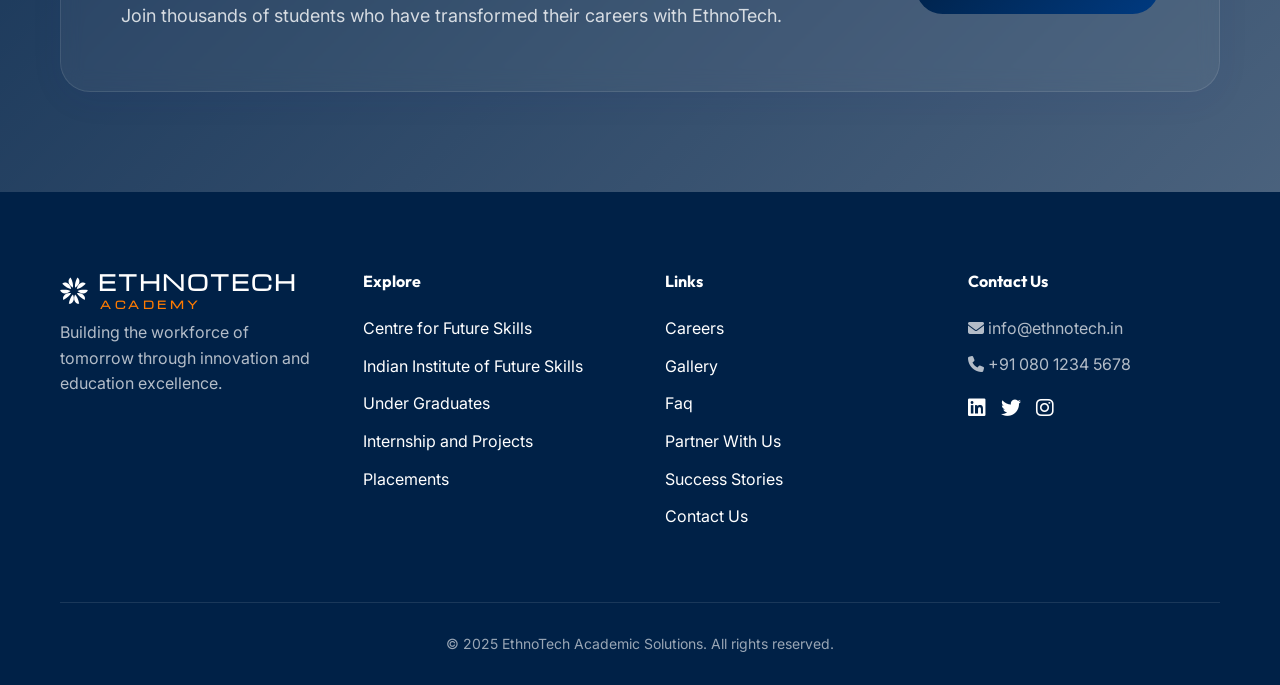
<file: gallery.html>
<!DOCTYPE html>

<html lang="en">
<head>
<meta charset="utf-8"/>
<meta content="width=device-width, initial-scale=1.0" name="viewport"/>
<title>Gallery | EthnoTech Academy</title>
<link href="index.css?v=14" rel="stylesheet"/>
<link href="https://cdnjs.cloudflare.com/ajax/libs/font-awesome/6.4.0/css/all.min.css" rel="stylesheet"/>



</head>
<body ontouchstart="">
<header id="header">
<div class="container">
<nav>
<a class="logo" href="index.html"><svg class="logo-icon" viewbox="0 0 100 100" xmlns="http://www.w3.org/2000/svg"><g fill="currentColor" transform="translate(50, 50)"><g transform="rotate(0)"><path d="M -4,-12 C -20,-20 -25,-40 -12,-48 C -5,-35 -2,-20 -4,-12"></path><path d="M 4,-12 C 20,-20 25,-40 12,-48 C 5,-35 2,-20 4,-12"></path></g><g transform="rotate(72)"><path d="M -4,-12 C -20,-20 -25,-40 -12,-48 C -5,-35 -2,-20 -4,-12"></path><path d="M 4,-12 C 20,-20 25,-40 12,-48 C 5,-35 2,-20 4,-12"></path></g><g transform="rotate(144)"><path d="M -4,-12 C -20,-20 -25,-40 -12,-48 C -5,-35 -2,-20 -4,-12"></path><path d="M 4,-12 C 20,-20 25,-40 12,-48 C 5,-35 2,-20 4,-12"></path></g><g transform="rotate(216)"><path d="M -4,-12 C -20,-20 -25,-40 -12,-48 C -5,-35 -2,-20 -4,-12"></path><path d="M 4,-12 C 20,-20 25,-40 12,-48 C 5,-35 2,-20 4,-12"></path></g><g transform="rotate(288)"><path d="M -4,-12 C -20,-20 -25,-40 -12,-48 C -5,-35 -2,-20 -4,-12"></path><path d="M 4,-12 C 20,-20 25,-40 12,-48 C 5,-35 2,-20 4,-12"></path></g></g></svg><span class="logo-text"><span class="ethnotech">ETHNOTECH</span><span class="academy">ACADEMY</span></span></a>
<button class="mobile-nav-toggle"><i class="fas fa-bars"></i></button>
<div class="nav-links">
<div class="nav-item">
<a href="index.html">Home</a>
</div>
<div class="nav-item">
<a href="about-us.html">About Us</a>
</div>
<div class="nav-item">
<a href="#">Programs <i class="fas fa-chevron-down"></i></a>
<div class="mega-menu glass">
<div class="menu-category">
<div class="menu-category-btn active" data-category="institutions">
                                    For Institution <i class="fas fa-chevron-right"></i>
</div>
<div class="menu-category-btn" data-category="students">
                                    For Students <i class="fas fa-chevron-right"></i>
</div>
</div>
<div class="menu-list">
<div class="category-content" id="institutions-list">
<h4>Institutional Programs</h4>
<ul>
<li><a href="program-future-skills.html">Centre for Future Skills</a></li>
<li><a href="program-iifs.html">Indian Institute of Future Skills</a></li>
<li><a href="program-finishing-school.html">Finishing School</a></li>
</ul>
</div>
<div class="category-content" id="students-list" style="display: none;">
<h4>Student Programs</h4>
<ul>
<li><a href="program-undergraduate.html">Under Graduate Programs</a></li>
<li><a href="program-internships.html">Internship and Projects</a></li>
<li><a href="program-placements.html">Placements</a></li>
</ul>
</div>
</div>
</div>
</div>
<div class="nav-item">
<a href="gallery.html">Gallery</a>
</div>
<div class="nav-item">
<a href="careers.html">Careers</a>
</div>
<div class="nav-item">
<a href="contact-us.html">Contact Us</a>
</div>
<a class="btn btn-primary" href="contact-us.html">Apply Now</a>
</div>
<a class="btn btn-primary" href="contact-us.html" style="padding: 12px 24px; font-size: 14px;">Apply
                    Now</a>
</nav>
</div>
</header>
<section class="hero" style="height: 50vh; background-image: url('assets/gallery/graduation.png');">
<div class="container">
<div class="hero-content reveal">
<h1>Moments That <span>Inspire</span></h1>
<p>Glimpses into our journey of innovation, excellence, and shared success.</p>
</div>
</div>
</section>
<section style="padding: var(--section-padding);">
<div class="container">
<div class="section-title reveal">
<h2>Our Event Gallery</h2>
</div>
<div class="gallery-grid">
<div class="gallery-item reveal">
<img alt="Graduation Event" src="assets/gallery/graduation.png"/>
<div class="gallery-overlay">
<h3>Convocation 2024</h3>
<p>Celebrating the success of our bright graduates.</p>
</div>
</div>
<div class="gallery-item reveal">
<img alt="Robotics Lab" src="assets/gallery/robotics_lab.png"/>
<div class="gallery-overlay">
<h3>Innovators Lab</h3>
<p>Students working on cutting-edge AI &amp; Robotics projects.</p>
</div>
</div>
<div class="gallery-item reveal">
<img alt="AI Research Hall" src="assets/gallery/ai_hall.png"/>
<div class="gallery-overlay">
<h3>Advanced Research</h3>
<p>Fostering deep learning and machine learning excellence.</p>
</div>
</div>
<div class="gallery-item reveal">
<img alt="Workshop" src="assets/gallery/workshop.png"/>
<div class="gallery-overlay">
<h3>Corporate Workshop</h3>
<p>Industry experts sharing insights with future leaders.</p>
</div>
</div>
<div class="gallery-item reveal">
<img alt="Coding Competition" src="assets/gallery/coding_competition.png"/>
<div class="gallery-overlay">
<h3>Global Coding Challenge</h3>
<p>Students showcasing their programming prowess.</p>
</div>
</div>
<div class="gallery-item reveal">
<img alt="Innovation Awards" src="assets/gallery/innovation_awards.png"/>
<div class="gallery-overlay">
<h3>Excellence Awards</h3>
<p>Recognizing outstanding student-led innovations.</p>
</div>
</div>
</div>
</div>
</section>
<section class="contact-cta">
<div class="container">
<div class="cta-box glass reveal">
<div class="cta-content">
<h2>Ready to Start Your Journey?</h2>
<p>Join thousands of students who have transformed their careers with EthnoTech.</p>
</div>
<a class="btn btn-primary" href="contact-us.html">Contact Us Today</a>
</div>
</div>
</section>
<footer>
<div class="container">
<div class="footer-grid">
<div class="footer-col">
<a class="logo" href="#" style="color: white; margin-bottom: 20px; display: inline-flex; align-items: center;"><svg class="logo-icon" style="width: 28px !important; height: 28px !important; margin-right: 10px !important;" viewbox="0 0 100 100" xmlns="http://www.w3.org/2000/svg"><g fill="currentColor" transform="translate(50, 50)"><g transform="rotate(0)"><path d="M -4,-12 C -20,-20 -25,-40 -12,-48 C -5,-35 -2,-20 -4,-12"></path><path d="M 4,-12 C 20,-20 25,-40 12,-48 C 5,-35 2,-20 4,-12"></path></g><g transform="rotate(72)"><path d="M -4,-12 C -20,-20 -25,-40 -12,-48 C -5,-35 -2,-20 -4,-12"></path><path d="M 4,-12 C 20,-20 25,-40 12,-48 C 5,-35 2,-20 4,-12"></path></g><g transform="rotate(144)"><path d="M -4,-12 C -20,-20 -25,-40 -12,-48 C -5,-35 -2,-20 -4,-12"></path><path d="M 4,-12 C 20,-20 25,-40 12,-48 C 5,-35 2,-20 4,-12"></path></g><g transform="rotate(216)"><path d="M -4,-12 C -20,-20 -25,-40 -12,-48 C -5,-35 -2,-20 -4,-12"></path><path d="M 4,-12 C 20,-20 25,-40 12,-48 C 5,-35 2,-20 4,-12"></path></g><g transform="rotate(288)"><path d="M -4,-12 C -20,-20 -25,-40 -12,-48 C -5,-35 -2,-20 -4,-12"></path><path d="M 4,-12 C 20,-20 25,-40 12,-48 C 5,-35 2,-20 4,-12"></path></g></g></svg><span class="logo-text"><span class="ethnotech" style="font-size: 20px !important;">ETHNOTECH</span><span class="academy" style="font-size: 10px !important; letter-spacing: 3.5px !important; margin-top: 8px !important;">ACADEMY</span></span></a>
<p style="color: rgba(255,255,255,0.7);">Building the workforce of tomorrow through
                        innovation
                        and
                        education excellence.</p>
</div>
<div class="footer-col">
<h4>Explore</h4>
<ul>
<li><a href="program-future-skills.html">Centre for Future Skills</a></li>
<li><a href="program-iifs.html">Indian Institute of Future Skills</a></li>
<li><a href="program-undergraduate.html">Under Graduates</a></li>
<li><a href="program-internships.html">Internship and Projects</a></li>
<li><a href="program-placements.html">Placements</a></li>
</ul>
</div>
<div class="footer-col">
<h4>Links</h4>
<ul>
<li><a href="careers.html">Careers</a></li>
<li><a href="gallery.html">Gallery</a></li>
<li><a href="faq.html">Faq</a></li>
<li><a href="partnerships.html">Partner With Us</a></li>
<li><a href="success-stories.html">Success Stories</a></li>
<li><a href="contact-us.html">Contact Us</a></li>
</ul>
</div>
<div class="footer-col">
<h4>Contact Us</h4>
<p style="color: rgba(255,255,255,0.7);"><i class="fas fa-envelope"></i>
                        info@ethnotech.in</p>
<p style="color: rgba(255,255,255,0.7); margin-top: 10px;"><i class="fas fa-phone"></i>
                        +91 080
                        1234
                        5678</p>
<div class="social-links" style="margin-top: 20px; display: flex; gap: 15px;">
<a href="#"><i class="fab fa-linkedin" style="font-size: 20px;"></i></a>
<a href="#"><i class="fab fa-twitter" style="font-size: 20px;"></i></a>
<a href="#"><i class="fab fa-instagram" style="font-size: 20px;"></i></a>
</div>
</div>
</div>
<div class="footer-bottom">
<p>© 2025 EthnoTech Academic Solutions. All rights reserved.</p>
</div>
</div>
</footer>
<script src="main.js?v=8"></script>
</body>
</html>
</file>
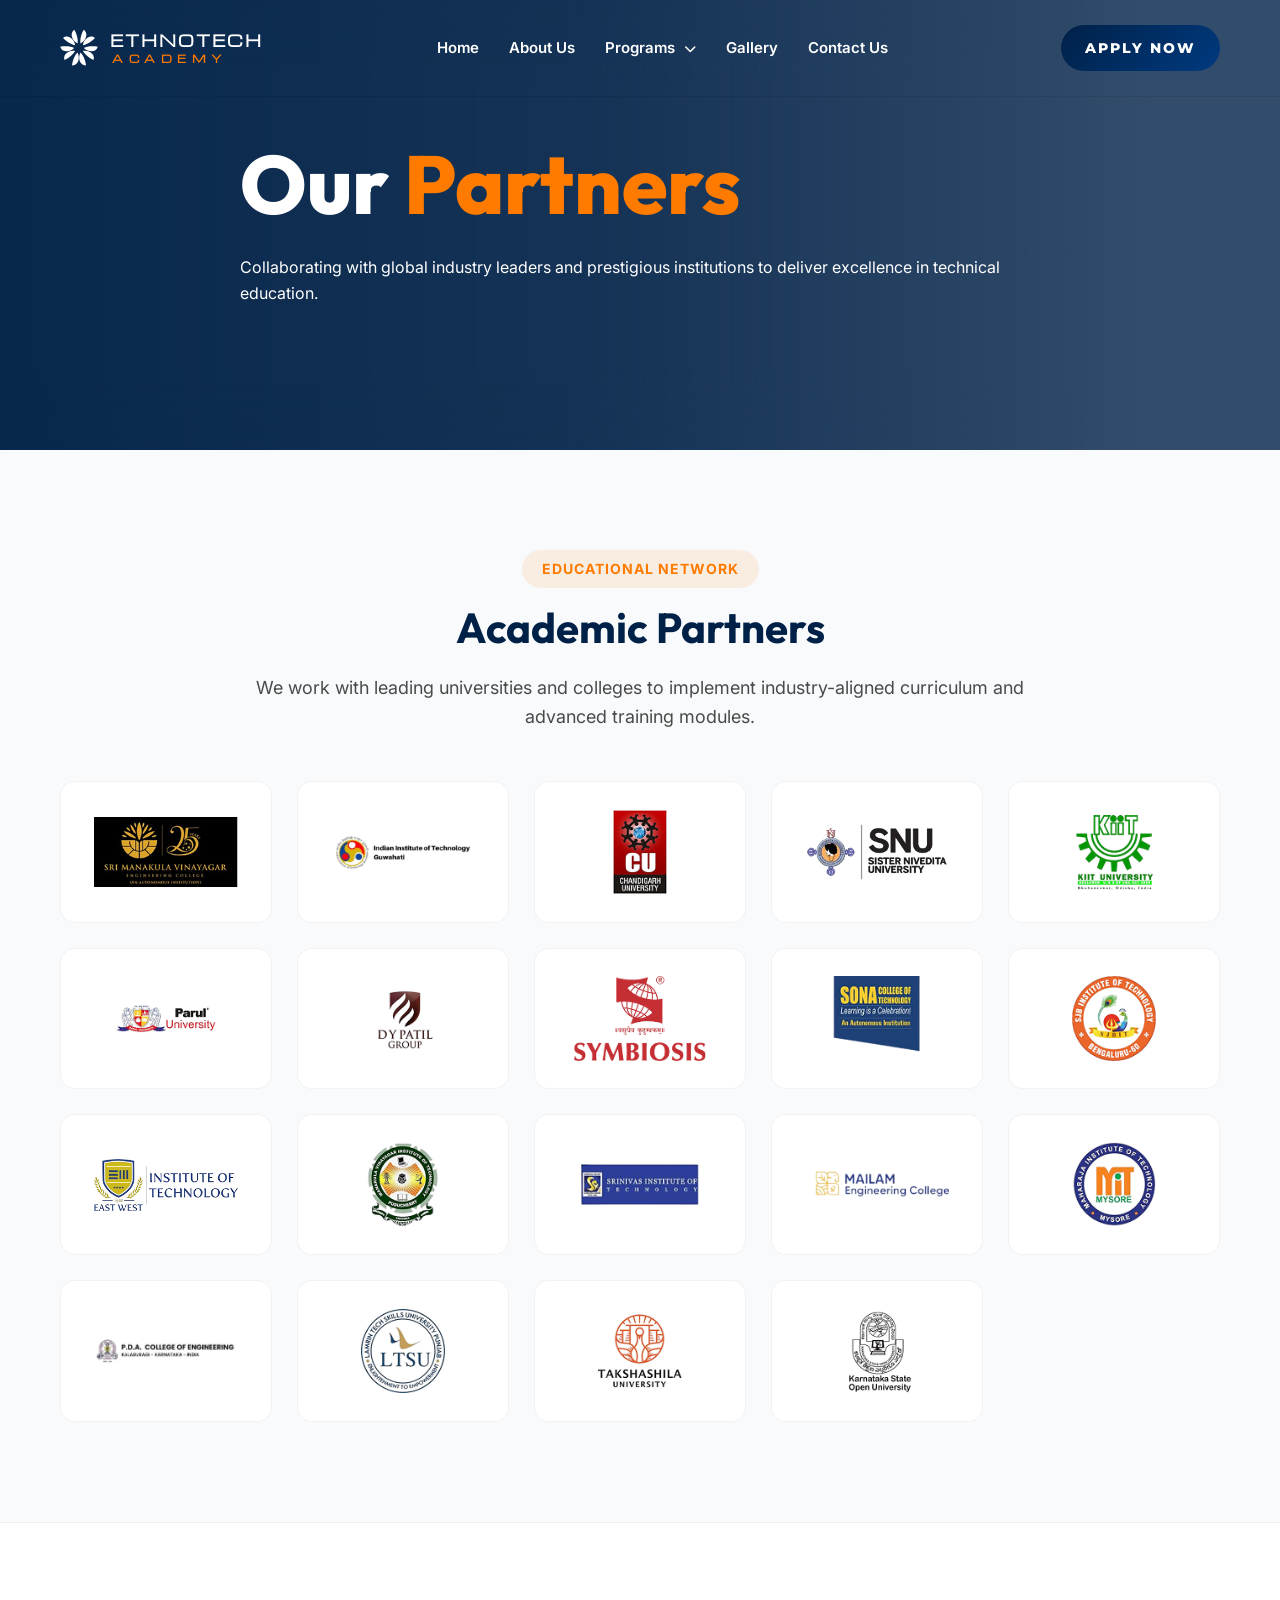
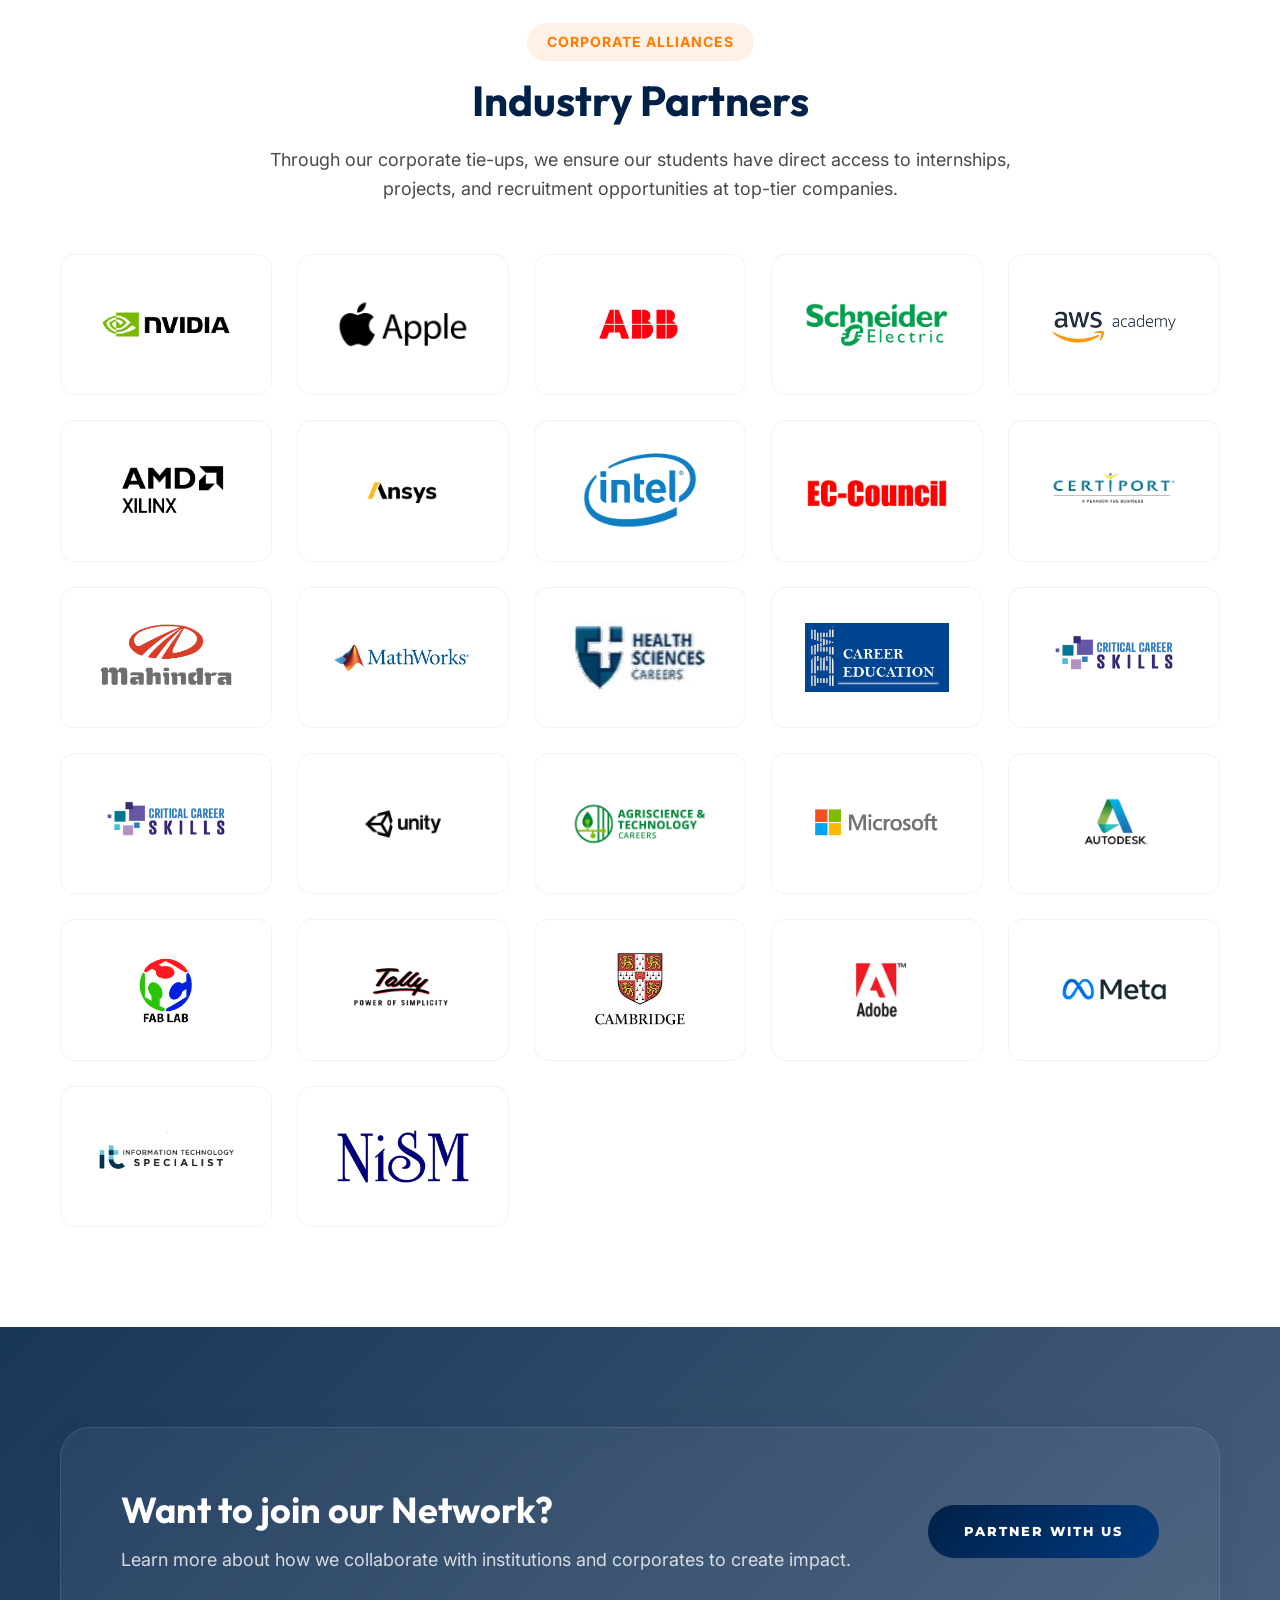
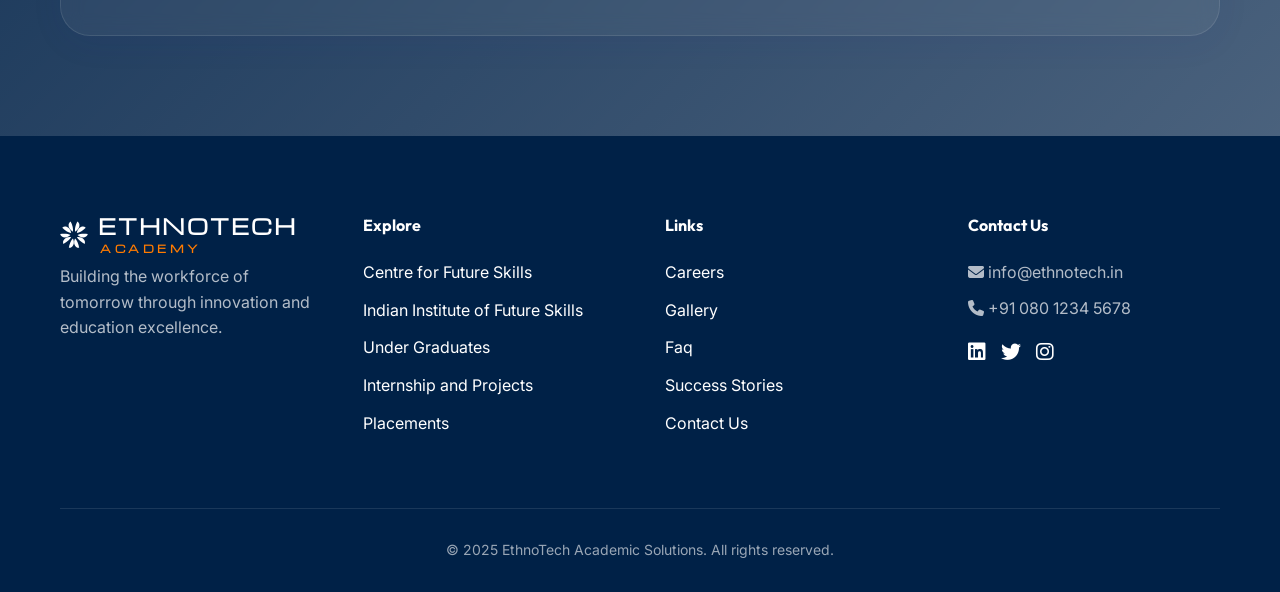
<file: our-partners.html>
<!DOCTYPE html>
<html lang="en">

<head>
    <meta charset="utf-8" />
    <meta content="width=device-width, initial-scale=1.0" name="viewport" />
    <title>Our Partners | EthnoTech Academy</title>
    <link href="index.css?v=14" rel="stylesheet" />
    <link href="https://cdnjs.cloudflare.com/ajax/libs/font-awesome/6.4.0/css/all.min.css" rel="stylesheet" />
    <style>
        .partners-section {
            padding: var(--section-padding);
            background: var(--bg-light);
        }

        .partners-grid {
            display: grid;
            grid-template-columns: repeat(auto-fill, minmax(180px, 1fr));
            gap: 25px;
            margin-top: 50px;
        }

        .partner-card {
            aspect-ratio: 3/2;
            display: flex;
            align-items: center;
            justify-content: center;
            padding: 20px;
            border-radius: 15px;
            transition: var(--transition-smooth);
            background: white;
            border: 1px solid rgba(0, 0, 0, 0.05);
        }

        .partner-card:hover {
            transform: translateY(-10px);
            box-shadow: 0 15px 30px rgba(0, 0, 0, 0.1);
            border-color: var(--secondary-color);
        }

        .partner-card img {
            max-width: 85%;
            max-height: 85%;
            object-fit: contain;
            transition: var(--transition-smooth);
        }

        .partner-card:hover img {
            transform: scale(1.05);
        }

        .section-header-alt {
            text-align: center;
            max-width: 800px;
            margin: 0 auto 40px;
        }

        .section-header-alt h2 {
            font-size: 42px;
            margin-bottom: 20px;
            color: var(--primary-color);
        }

        .section-header-alt p {
            color: var(--text-secondary);
            font-size: 18px;
        }

        .partner-type-label {
            display: inline-block;
            padding: 8px 20px;
            background: rgba(255, 123, 0, 0.1);
            color: var(--secondary-color);
            border-radius: 50px;
            font-weight: 700;
            font-size: 14px;
            text-transform: uppercase;
            letter-spacing: 1px;
            margin-bottom: 15px;
        }
    </style>
</head>

<body ontouchstart="">
    <header id="header">
        <div class="container">
            <nav>
                <a class="logo" href="index.html">
                    <svg class="logo-icon" viewbox="0 0 100 100" xmlns="http://www.w3.org/2000/svg">
                        <g fill="currentColor" transform="translate(50, 50)">
                            <g transform="rotate(0)">
                                <path d="M -4,-12 C -20,-20 -25,-40 -12,-48 C -5,-35 -2,-20 -4,-12"></path>
                                <path d="M 4,-12 C 20,-20 25,-40 12,-48 C 5,-35 2,-20 4,-12"></path>
                            </g>
                            <g transform="rotate(72)">
                                <path d="M -4,-12 C -20,-20 -25,-40 -12,-48 C -5,-35 -2,-20 -4,-12"></path>
                                <path d="M 4,-12 C 20,-20 25,-40 12,-48 C 5,-35 2,-20 4,-12"></path>
                            </g>
                            <g transform="rotate(144)">
                                <path d="M -4,-12 C -20,-20 -25,-40 -12,-48 C -5,-35 -2,-20 -4,-12"></path>
                                <path d="M 4,-12 C 20,-20 25,-40 12,-48 C 5,-35 2,-20 4,-12"></path>
                            </g>
                            <g transform="rotate(216)">
                                <path d="M -4,-12 C -20,-20 -25,-40 -12,-48 C -5,-35 -2,-20 -4,-12"></path>
                                <path d="M 4,-12 C 20,-20 25,-40 12,-48 C 5,-35 2,-20 4,-12"></path>
                            </g>
                            <g transform="rotate(288)">
                                <path d="M -4,-12 C -20,-20 -25,-40 -12,-48 C -5,-35 -2,-20 -4,-12"></path>
                                <path d="M 4,-12 C 20,-20 25,-40 12,-48 C 5,-35 2,-20 4,-12"></path>
                            </g>
                        </g>
                    </svg>
                    <span class="logo-text">
                        <span class="ethnotech">ETHNOTECH</span>
                        <span class="academy">ACADEMY</span>
                    </span>
                </a>
                <button class="mobile-nav-toggle"><i class="fas fa-bars"></i></button>
                <div class="nav-links">
                    <div class="nav-item">
                        <a href="index.html">Home</a>
                    </div>
                    <div class="nav-item">
                        <a href="about-us.html">About Us</a>
                    </div>
                    <div class="nav-item">
                        <a href="#">Programs <i class="fas fa-chevron-down"></i></a>
                        <div class="mega-menu glass">
                            <div class="menu-category">
                                <div class="menu-category-btn active" data-category="institutions">
                                    For Institution <i class="fas fa-chevron-right"></i>
                                </div>
                                <div class="menu-category-btn" data-category="students">
                                    For Students <i class="fas fa-chevron-right"></i>
                                </div>
                            </div>
                            <div class="menu-list">
                                <div class="category-content" id="institutions-list">
                                    <h4>Institutional Programs</h4>
                                    <ul>
                                        <li><a href="program-future-skills.html">Centre for Future Skills</a></li>
                                        <li><a href="program-iifs.html">Indian Institute of Future Skills</a></li>
                                        <li><a href="program-finishing-school.html">Finishing School</a></li>
                                    </ul>
                                </div>
                                <div class="category-content" id="students-list" style="display: none;">
                                    <h4>Student Programs</h4>
                                    <ul>
                                        <li><a href="program-undergraduate.html">Under Graduate Programs</a></li>
                                        <li><a href="program-internships.html">Internship and Projects</a></li>
                                        <li><a href="program-placements.html">Placements</a></li>
                                    </ul>
                                </div>
                            </div>
                        </div>
                    </div>
                    <div class="nav-item">
                        <a href="gallery.html">Gallery</a>
                    </div>
                    <div class="nav-item">
                        <a href="contact-us.html">Contact Us</a>
                    </div>
                    <a class="btn btn-primary" href="contact-us.html">Apply Now</a>
                </div>
                <a class="btn btn-primary" href="contact-us.html" style="padding: 12px 24px; font-size: 14px;">Apply
                    Now</a>
            </nav>
        </div>
    </header>

    <section class="hero"
        style="height: 50vh; background-image: linear-gradient(rgba(0,33,71,0.8), rgba(0,33,71,0.8)), url('https://images.unsplash.com/photo-1521737604893-d14cc237f11d?auto=format&fit=crop&q=80&w=2000'); background-position: center; background-size: cover;">
        <div class="container">
            <div class="hero-content reveal">
                <h1>Our <span>Partners</span></h1>
                <p>Collaborating with global industry leaders and prestigious institutions to deliver excellence in
                    technical education.</p>
            </div>
        </div>
    </section>

    <!-- Educational Partners Section -->
    <section class="partners-section">
        <div class="container">
            <div class="section-header-alt reveal">
                <span class="partner-type-label">Educational Network</span>
                <h2>Academic Partners</h2>
                <p>We work with leading universities and colleges to implement industry-aligned curriculum and advanced
                    training modules.</p>
            </div>
            <div class="partners-grid">
                <!-- 19 Educational Partners -->
                <div class="partner-card reveal"><img src="assets/epatners/image.png" alt="Educational Partner"></div>
                <div class="partner-card reveal"><img src="assets/epatners/image copy.png" alt="Educational Partner">
                </div>
                <div class="partner-card reveal"><img src="assets/epatners/image copy 2.png" alt="Educational Partner">
                </div>
                <div class="partner-card reveal"><img src="assets/epatners/image copy 3.png" alt="Educational Partner">
                </div>
                <div class="partner-card reveal"><img src="assets/epatners/image copy 4.png" alt="Educational Partner">
                </div>
                <div class="partner-card reveal"><img src="assets/epatners/image copy 5.png" alt="Educational Partner">
                </div>
                <div class="partner-card reveal"><img src="assets/epatners/image copy 6.png" alt="Educational Partner">
                </div>
                <div class="partner-card reveal"><img src="assets/epatners/image copy 7.png" alt="Educational Partner">
                </div>
                <div class="partner-card reveal"><img src="assets/epatners/image copy 8.png" alt="Educational Partner">
                </div>
                <div class="partner-card reveal"><img src="assets/epatners/image copy 9.png" alt="Educational Partner">
                </div>
                <div class="partner-card reveal"><img src="assets/epatners/image copy 10.png" alt="Educational Partner">
                </div>
                <div class="partner-card reveal"><img src="assets/epatners/image copy 11.png" alt="Educational Partner">
                </div>
                <div class="partner-card reveal"><img src="assets/epatners/image copy 12.png" alt="Educational Partner">
                </div>
                <div class="partner-card reveal"><img src="assets/epatners/image copy 13.png" alt="Educational Partner">
                </div>
                <div class="partner-card reveal"><img src="assets/epatners/image copy 14.png" alt="Educational Partner">
                </div>
                <div class="partner-card reveal"><img src="assets/epatners/image copy 15.png" alt="Educational Partner">
                </div>
                <div class="partner-card reveal"><img src="assets/epatners/image copy 16.png" alt="Educational Partner">
                </div>
                <div class="partner-card reveal"><img src="assets/epatners/image copy 17.png" alt="Educational Partner">
                </div>
                <div class="partner-card reveal"><img src="assets/epatners/image copy 18.png" alt="Educational Partner">
                </div>
            </div>
        </div>
    </section>

    <!-- Corporate Partners Section -->
    <section class="partners-section" style="background: white; border-top: 1px solid #eee;">
        <div class="container">
            <div class="section-header-alt reveal">
                <span class="partner-type-label">Corporate Alliances</span>
                <h2>Industry Partners</h2>
                <p>Through our corporate tie-ups, we ensure our students have direct access to internships, projects,
                    and recruitment opportunities at top-tier companies.</p>
            </div>
            <div class="partners-grid">
                <!-- 27 Corporate Partners -->
                <div class="partner-card reveal"><img src="assets/cpartners/image.png" alt="Corporate Partner"></div>
                <div class="partner-card reveal"><img src="assets/cpartners/image copy.png" alt="Corporate Partner">
                </div>
                <div class="partner-card reveal"><img src="assets/cpartners/image copy 2.png" alt="Corporate Partner">
                </div>
                <div class="partner-card reveal"><img src="assets/cpartners/image copy 3.png" alt="Corporate Partner">
                </div>
                <div class="partner-card reveal"><img src="assets/cpartners/image copy 4.png" alt="Corporate Partner">
                </div>
                <div class="partner-card reveal"><img src="assets/cpartners/image copy 5.png" alt="Corporate Partner">
                </div>
                <div class="partner-card reveal"><img src="assets/cpartners/image copy 6.png" alt="Corporate Partner">
                </div>
                <div class="partner-card reveal"><img src="assets/cpartners/image copy 7.png" alt="Corporate Partner">
                </div>
                <div class="partner-card reveal"><img src="assets/cpartners/image copy 8.png" alt="Corporate Partner">
                </div>
                <div class="partner-card reveal"><img src="assets/cpartners/image copy 9.png" alt="Corporate Partner">
                </div>
                <div class="partner-card reveal"><img src="assets/cpartners/image copy 10.png" alt="Corporate Partner">
                </div>
                <div class="partner-card reveal"><img src="assets/cpartners/image copy 11.png" alt="Corporate Partner">
                </div>
                <div class="partner-card reveal"><img src="assets/cpartners/image copy 12.png" alt="Corporate Partner">
                </div>
                <div class="partner-card reveal"><img src="assets/cpartners/image copy 13.png" alt="Corporate Partner">
                </div>
                <div class="partner-card reveal"><img src="assets/cpartners/image copy 14.png" alt="Corporate Partner">
                </div>
                <div class="partner-card reveal"><img src="assets/cpartners/image copy 15.png" alt="Corporate Partner">
                </div>
                <div class="partner-card reveal"><img src="assets/cpartners/image copy 16.png" alt="Corporate Partner">
                </div>
                <div class="partner-card reveal"><img src="assets/cpartners/image copy 17.png" alt="Corporate Partner">
                </div>
                <div class="partner-card reveal"><img src="assets/cpartners/image copy 18.png" alt="Corporate Partner">
                </div>
                <div class="partner-card reveal"><img src="assets/cpartners/image copy 19.png" alt="Corporate Partner">
                </div>
                <div class="partner-card reveal"><img src="assets/cpartners/image copy 20.png" alt="Corporate Partner">
                </div>
                <div class="partner-card reveal"><img src="assets/cpartners/image copy 21.png" alt="Corporate Partner">
                </div>
                <div class="partner-card reveal"><img src="assets/cpartners/image copy 22.png" alt="Corporate Partner">
                </div>
                <div class="partner-card reveal"><img src="assets/cpartners/image copy 23.png" alt="Corporate Partner">
                </div>
                <div class="partner-card reveal"><img src="assets/cpartners/image copy 24.png" alt="Corporate Partner">
                </div>
                <div class="partner-card reveal"><img src="assets/cpartners/image copy 25.png" alt="Corporate Partner">
                </div>
                <div class="partner-card reveal"><img src="assets/cpartners/image copy 26.png" alt="Corporate Partner">
                </div>
            </div>
        </div>
    </section>

    <section class="contact-cta">
        <div class="container">
            <div class="cta-box glass reveal">
                <div class="cta-content">
                    <h2>Want to join our Network?</h2>
                    <p>Learn more about how we collaborate with institutions and corporates to create impact.</p>
                </div>
                <a class="btn btn-primary" href="partnerships.html">Partner with Us</a>
            </div>
        </div>
    </section>

    <footer>
        <div class="container">
            <div class="footer-grid">
                <div class="footer-col">
                    <a class="logo" href="#"
                        style="color: white; margin-bottom: 20px; display: inline-flex; align-items: center;">
                        <svg class="logo-icon"
                            style="width: 28px !important; height: 28px !important; margin-right: 10px !important;"
                            viewbox="0 0 100 100" xmlns="http://www.w3.org/2000/svg">
                            <g fill="currentColor" transform="translate(50, 50)">
                                <g transform="rotate(0)">
                                    <path d="M -4,-12 C -20,-20 -25,-40 -12,-48 C -5,-35 -2,-20 -4,-12"></path>
                                    <path d="M 4,-12 C 20,-20 25,-40 12,-48 C 5,-35 2,-20 4,-12"></path>
                                </g>
                                <g transform="rotate(72)">
                                    <path d="M -4,-12 C -20,-20 -25,-40 -12,-48 C -5,-35 -2,-20 -4,-12"></path>
                                    <path d="M 4,-12 C 20,-20 25,-40 12,-48 C 5,-35 2,-20 4,-12"></path>
                                </g>
                                <g transform="rotate(144)">
                                    <path d="M -4,-12 C -20,-20 -25,-40 -12,-48 C -5,-35 -2,-20 -4,-12"></path>
                                    <path d="M 4,-12 C 20,-20 25,-40 12,-48 C 5,-35 2,-20 4,-12"></path>
                                </g>
                                <g transform="rotate(216)">
                                    <path d="M -4,-12 C -20,-20 -25,-40 -12,-48 C -5,-35 -2,-20 -4,-12"></path>
                                    <path d="M 4,-12 C 20,-20 25,-40 12,-48 C 5,-35 2,-20 4,-12"></path>
                                </g>
                                <g transform="rotate(288)">
                                    <path d="M -4,-12 C -20,-20 -25,-40 -12,-48 C -5,-35 -2,-20 -4,-12"></path>
                                    <path d="M 4,-12 C 20,-20 25,-40 12,-48 C 5,-35 2,-20 4,-12"></path>
                                </g>
                            </g>
                        </svg>
                        <span class="logo-text">
                            <span class="ethnotech" style="font-size: 20px !important;">ETHNOTECH</span>
                            <span class="academy"
                                style="font-size: 10px !important; letter-spacing: 3.5px !important; margin-top: 8px !important;">ACADEMY</span>
                        </span>
                    </a>
                    <p style="color: rgba(255,255,255,0.7);">Building the workforce of tomorrow through innovation and
                        education excellence.</p>
                </div>
                <div class="footer-col">
                    <h4>Explore</h4>
                    <ul>
                        <li><a href="program-future-skills.html">Centre for Future Skills</a></li>
                        <li><a href="program-iifs.html">Indian Institute of Future Skills</a></li>
                        <li><a href="program-undergraduate.html">Under Graduates</a></li>
                        <li><a href="program-internships.html">Internship and Projects</a></li>
                        <li><a href="program-placements.html">Placements</a></li>
                    </ul>
                </div>
                <div class="footer-col">
                    <h4>Links</h4>
                    <ul>
                        <li><a href="careers.html">Careers</a></li>
                        <li><a href="gallery.html">Gallery</a></li>
                        <li><a href="faq.html">Faq</a></li>
                        <li><a href="success-stories.html">Success Stories</a></li>
                        <li><a href="contact-us.html">Contact Us</a></li>
                    </ul>
                </div>
                <div class="footer-col">
                    <h4>Contact Us</h4>
                    <p style="color: rgba(255,255,255,0.7);"><i class="fas fa-envelope"></i> info@ethnotech.in</p>
                    <p style="color: rgba(255,255,255,0.7); margin-top: 10px;"><i class="fas fa-phone"></i> +91 080 1234
                        5678</p>
                    <div class="social-links" style="margin-top: 20px; display: flex; gap: 15px;">
                        <a href="#"><i class="fab fa-linkedin" style="font-size: 20px;"></i></a>
                        <a href="#"><i class="fab fa-twitter" style="font-size: 20px;"></i></a>
                        <a href="#"><i class="fab fa-instagram" style="font-size: 20px;"></i></a>
                    </div>
                </div>
            </div>
            <div class="footer-bottom">
                <p>© 2025 EthnoTech Academic Solutions. All rights reserved.</p>
            </div>
        </div>
    </footer>
    <script src="main.js?v=8"></script>
</body>

</html>
</file>
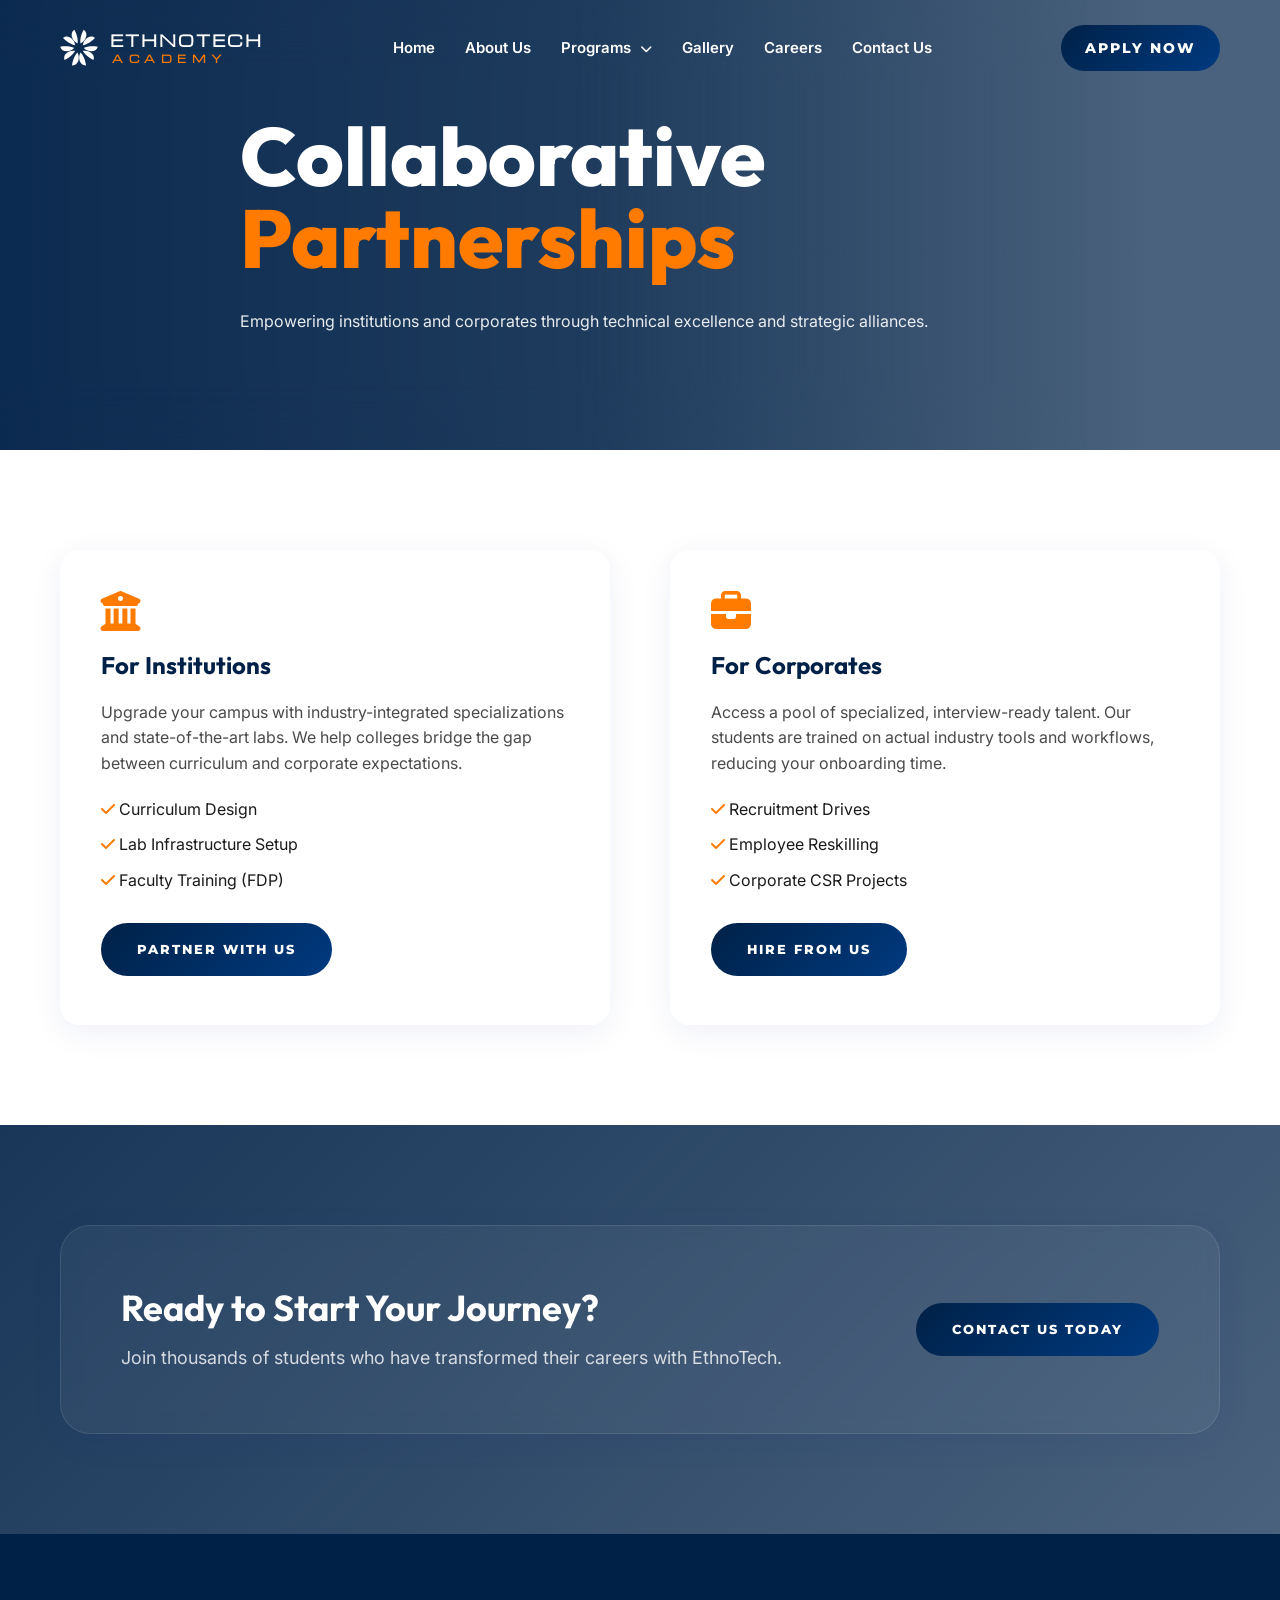
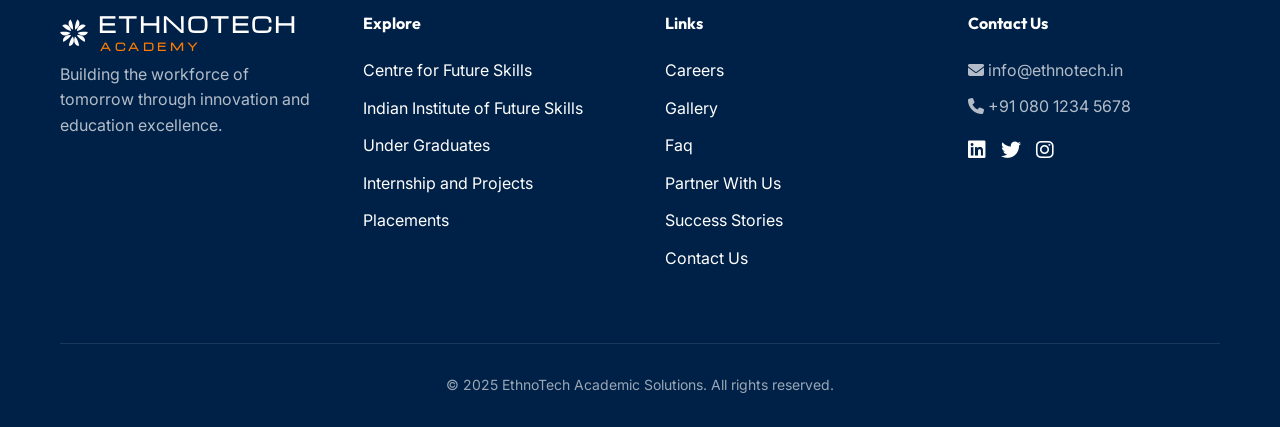
<file: partnerships.html>
<!DOCTYPE html>

<html lang="en">
<head>
<meta charset="utf-8"/>
<meta content="width=device-width, initial-scale=1.0" name="viewport"/>
<title>Partner With Us | EthnoTech Academy</title>
<link href="index.css?v=14" rel="stylesheet"/>
<link href="https://cdnjs.cloudflare.com/ajax/libs/font-awesome/6.4.0/css/all.min.css" rel="stylesheet"/>



</head>
<body ontouchstart="">
<header id="header">
<div class="container">
<nav>
<a class="logo" href="index.html"><svg class="logo-icon" viewbox="0 0 100 100" xmlns="http://www.w3.org/2000/svg"><g fill="currentColor" transform="translate(50, 50)"><g transform="rotate(0)"><path d="M -4,-12 C -20,-20 -25,-40 -12,-48 C -5,-35 -2,-20 -4,-12"></path><path d="M 4,-12 C 20,-20 25,-40 12,-48 C 5,-35 2,-20 4,-12"></path></g><g transform="rotate(72)"><path d="M -4,-12 C -20,-20 -25,-40 -12,-48 C -5,-35 -2,-20 -4,-12"></path><path d="M 4,-12 C 20,-20 25,-40 12,-48 C 5,-35 2,-20 4,-12"></path></g><g transform="rotate(144)"><path d="M -4,-12 C -20,-20 -25,-40 -12,-48 C -5,-35 -2,-20 -4,-12"></path><path d="M 4,-12 C 20,-20 25,-40 12,-48 C 5,-35 2,-20 4,-12"></path></g><g transform="rotate(216)"><path d="M -4,-12 C -20,-20 -25,-40 -12,-48 C -5,-35 -2,-20 -4,-12"></path><path d="M 4,-12 C 20,-20 25,-40 12,-48 C 5,-35 2,-20 4,-12"></path></g><g transform="rotate(288)"><path d="M -4,-12 C -20,-20 -25,-40 -12,-48 C -5,-35 -2,-20 -4,-12"></path><path d="M 4,-12 C 20,-20 25,-40 12,-48 C 5,-35 2,-20 4,-12"></path></g></g></svg><span class="logo-text"><span class="ethnotech">ETHNOTECH</span><span class="academy">ACADEMY</span></span></a>
<button class="mobile-nav-toggle"><i class="fas fa-bars"></i></button>
<div class="nav-links">
<div class="nav-item">
<a href="index.html">Home</a>
</div>
<div class="nav-item">
<a href="about-us.html">About Us</a>
</div>
<div class="nav-item">
<a href="#">Programs <i class="fas fa-chevron-down"></i></a>
<div class="mega-menu glass">
<div class="menu-category">
<div class="menu-category-btn active" data-category="institutions">
                                    For Institution <i class="fas fa-chevron-right"></i>
</div>
<div class="menu-category-btn" data-category="students">
                                    For Students <i class="fas fa-chevron-right"></i>
</div>
</div>
<div class="menu-list">
<div class="category-content" id="institutions-list">
<h4>Institutional Programs</h4>
<ul>
<li><a href="program-future-skills.html">Centre for Future Skills</a></li>
<li><a href="program-iifs.html">Indian Institute of Future Skills</a></li>
<li><a href="program-finishing-school.html">Finishing School</a></li>
</ul>
</div>
<div class="category-content" id="students-list" style="display: none;">
<h4>Student Programs</h4>
<ul>
<li><a href="program-undergraduate.html">Under Graduate Programs</a></li>
<li><a href="program-internships.html">Internship and Projects</a></li>
<li><a href="program-placements.html">Placements</a></li>
</ul>
</div>
</div>
</div>
</div>
<div class="nav-item">
<a href="gallery.html">Gallery</a>
</div>
<div class="nav-item">
<a href="careers.html">Careers</a>
</div>
<div class="nav-item">
<a href="contact-us.html">Contact Us</a>
</div>
<a class="btn btn-primary" href="contact-us.html">Apply Now</a>
</div>
<a class="btn btn-primary" href="contact-us.html" style="padding: 12px 24px; font-size: 14px;">Apply
                    Now</a>
</nav>
</div>
</header>
<section class="hero" style="height: 50vh; background-image: linear-gradient(rgba(0,33,71,0.7), rgba(0,33,71,0.7)), url('https://images.unsplash.com/photo-1521737604893-d14cc237f11d?auto=format&amp;fit=crop&amp;q=80&amp;w=2000'); background-position: center;">
<div class="container">
<div class="hero-content reveal">
<h1 style="color: white;">Collaborative <span>Partnerships</span></h1>
<p style="color: rgba(255,255,255,0.9);">Empowering institutions and corporates through technical
                    excellence and strategic alliances.</p>
</div>
</div>
</section>
<section style="padding: var(--section-padding); background: white;">
<div class="container">
<div class="reveal responsive-grid">
<div class="partner-type glass reveal" style="padding: 40px; border-radius: 20px;">
<i class="fas fa-university" style="font-size: 40px; color: var(--secondary-color); margin-bottom: 20px;"></i>
<h2>For Institutions</h2>
<p style="margin: 20px 0; color: var(--text-secondary);">Upgrade your campus with
                        industry-integrated specializations and state-of-the-art labs. We help colleges bridge the gap
                        between curriculum and corporate expectations.</p>
<ul style="list-style: none; margin-bottom: 30px;">
<li style="margin-bottom: 10px;"><i class="fas fa-check" style="color: var(--secondary-color);"></i> Curriculum Design</li>
<li style="margin-bottom: 10px;"><i class="fas fa-check" style="color: var(--secondary-color);"></i> Lab Infrastructure Setup</li>
<li style="margin-bottom: 10px;"><i class="fas fa-check" style="color: var(--secondary-color);"></i> Faculty Training (FDP)</li>
</ul>
<a class="btn btn-primary" href="contact-us.html">Partner with Us</a>
</div>
<div class="partner-type glass reveal" style="padding: 40px; border-radius: 20px;">
<i class="fas fa-briefcase" style="font-size: 40px; color: var(--secondary-color); margin-bottom: 20px;"></i>
<h2>For Corporates</h2>
<p style="margin: 20px 0; color: var(--text-secondary);">Access a pool of specialized,
                        interview-ready talent. Our students are trained on actual industry tools and workflows,
                        reducing your onboarding time.</p>
<ul style="list-style: none; margin-bottom: 30px;">
<li style="margin-bottom: 10px;"><i class="fas fa-check" style="color: var(--secondary-color);"></i> Recruitment Drives</li>
<li style="margin-bottom: 10px;"><i class="fas fa-check" style="color: var(--secondary-color);"></i> Employee Reskilling</li>
<li style="margin-bottom: 10px;"><i class="fas fa-check" style="color: var(--secondary-color);"></i> Corporate CSR Projects</li>
</ul>
<a class="btn btn-primary" href="contact-us.html">Hire from Us</a>
</div>
</div>
</div>
</section>
<section class="contact-cta">
<div class="container">
<div class="cta-box glass reveal">
<div class="cta-content">
<h2>Ready to Start Your Journey?</h2>
<p>Join thousands of students who have transformed their careers with EthnoTech.</p>
</div>
<a class="btn btn-primary" href="contact-us.html">Contact Us Today</a>
</div>
</div>
</section>
<footer>
<div class="container">
<div class="footer-grid">
<div class="footer-col">
<a class="logo" href="#" style="color: white; margin-bottom: 20px; display: inline-flex; align-items: center;"><svg class="logo-icon" style="width: 28px !important; height: 28px !important; margin-right: 10px !important;" viewbox="0 0 100 100" xmlns="http://www.w3.org/2000/svg"><g fill="currentColor" transform="translate(50, 50)"><g transform="rotate(0)"><path d="M -4,-12 C -20,-20 -25,-40 -12,-48 C -5,-35 -2,-20 -4,-12"></path><path d="M 4,-12 C 20,-20 25,-40 12,-48 C 5,-35 2,-20 4,-12"></path></g><g transform="rotate(72)"><path d="M -4,-12 C -20,-20 -25,-40 -12,-48 C -5,-35 -2,-20 -4,-12"></path><path d="M 4,-12 C 20,-20 25,-40 12,-48 C 5,-35 2,-20 4,-12"></path></g><g transform="rotate(144)"><path d="M -4,-12 C -20,-20 -25,-40 -12,-48 C -5,-35 -2,-20 -4,-12"></path><path d="M 4,-12 C 20,-20 25,-40 12,-48 C 5,-35 2,-20 4,-12"></path></g><g transform="rotate(216)"><path d="M -4,-12 C -20,-20 -25,-40 -12,-48 C -5,-35 -2,-20 -4,-12"></path><path d="M 4,-12 C 20,-20 25,-40 12,-48 C 5,-35 2,-20 4,-12"></path></g><g transform="rotate(288)"><path d="M -4,-12 C -20,-20 -25,-40 -12,-48 C -5,-35 -2,-20 -4,-12"></path><path d="M 4,-12 C 20,-20 25,-40 12,-48 C 5,-35 2,-20 4,-12"></path></g></g></svg><span class="logo-text"><span class="ethnotech" style="font-size: 20px !important;">ETHNOTECH</span><span class="academy" style="font-size: 10px !important; letter-spacing: 3.5px !important; margin-top: 8px !important;">ACADEMY</span></span></a>
<p style="color: rgba(255,255,255,0.7);">Building the workforce of tomorrow through
                        innovation
                        and
                        education excellence.</p>
</div>
<div class="footer-col">
<h4>Explore</h4>
<ul>
<li><a href="program-future-skills.html">Centre for Future Skills</a></li>
<li><a href="program-iifs.html">Indian Institute of Future Skills</a></li>
<li><a href="program-undergraduate.html">Under Graduates</a></li>
<li><a href="program-internships.html">Internship and Projects</a></li>
<li><a href="program-placements.html">Placements</a></li>
</ul>
</div>
<div class="footer-col">
<h4>Links</h4>
<ul>
<li><a href="careers.html">Careers</a></li>
<li><a href="gallery.html">Gallery</a></li>
<li><a href="faq.html">Faq</a></li>
<li><a href="partnerships.html">Partner With Us</a></li>
<li><a href="success-stories.html">Success Stories</a></li>
<li><a href="contact-us.html">Contact Us</a></li>
</ul>
</div>
<div class="footer-col">
<h4>Contact Us</h4>
<p style="color: rgba(255,255,255,0.7);"><i class="fas fa-envelope"></i>
                        info@ethnotech.in</p>
<p style="color: rgba(255,255,255,0.7); margin-top: 10px;"><i class="fas fa-phone"></i>
                        +91 080
                        1234
                        5678</p>
<div class="social-links" style="margin-top: 20px; display: flex; gap: 15px;">
<a href="#"><i class="fab fa-linkedin" style="font-size: 20px;"></i></a>
<a href="#"><i class="fab fa-twitter" style="font-size: 20px;"></i></a>
<a href="#"><i class="fab fa-instagram" style="font-size: 20px;"></i></a>
</div>
</div>
</div>
<div class="footer-bottom">
<p>© 2025 EthnoTech Academic Solutions. All rights reserved.</p>
</div>
</div>
</footer>
<script src="main.js?v=8"></script>
</body>
</html>
</file>
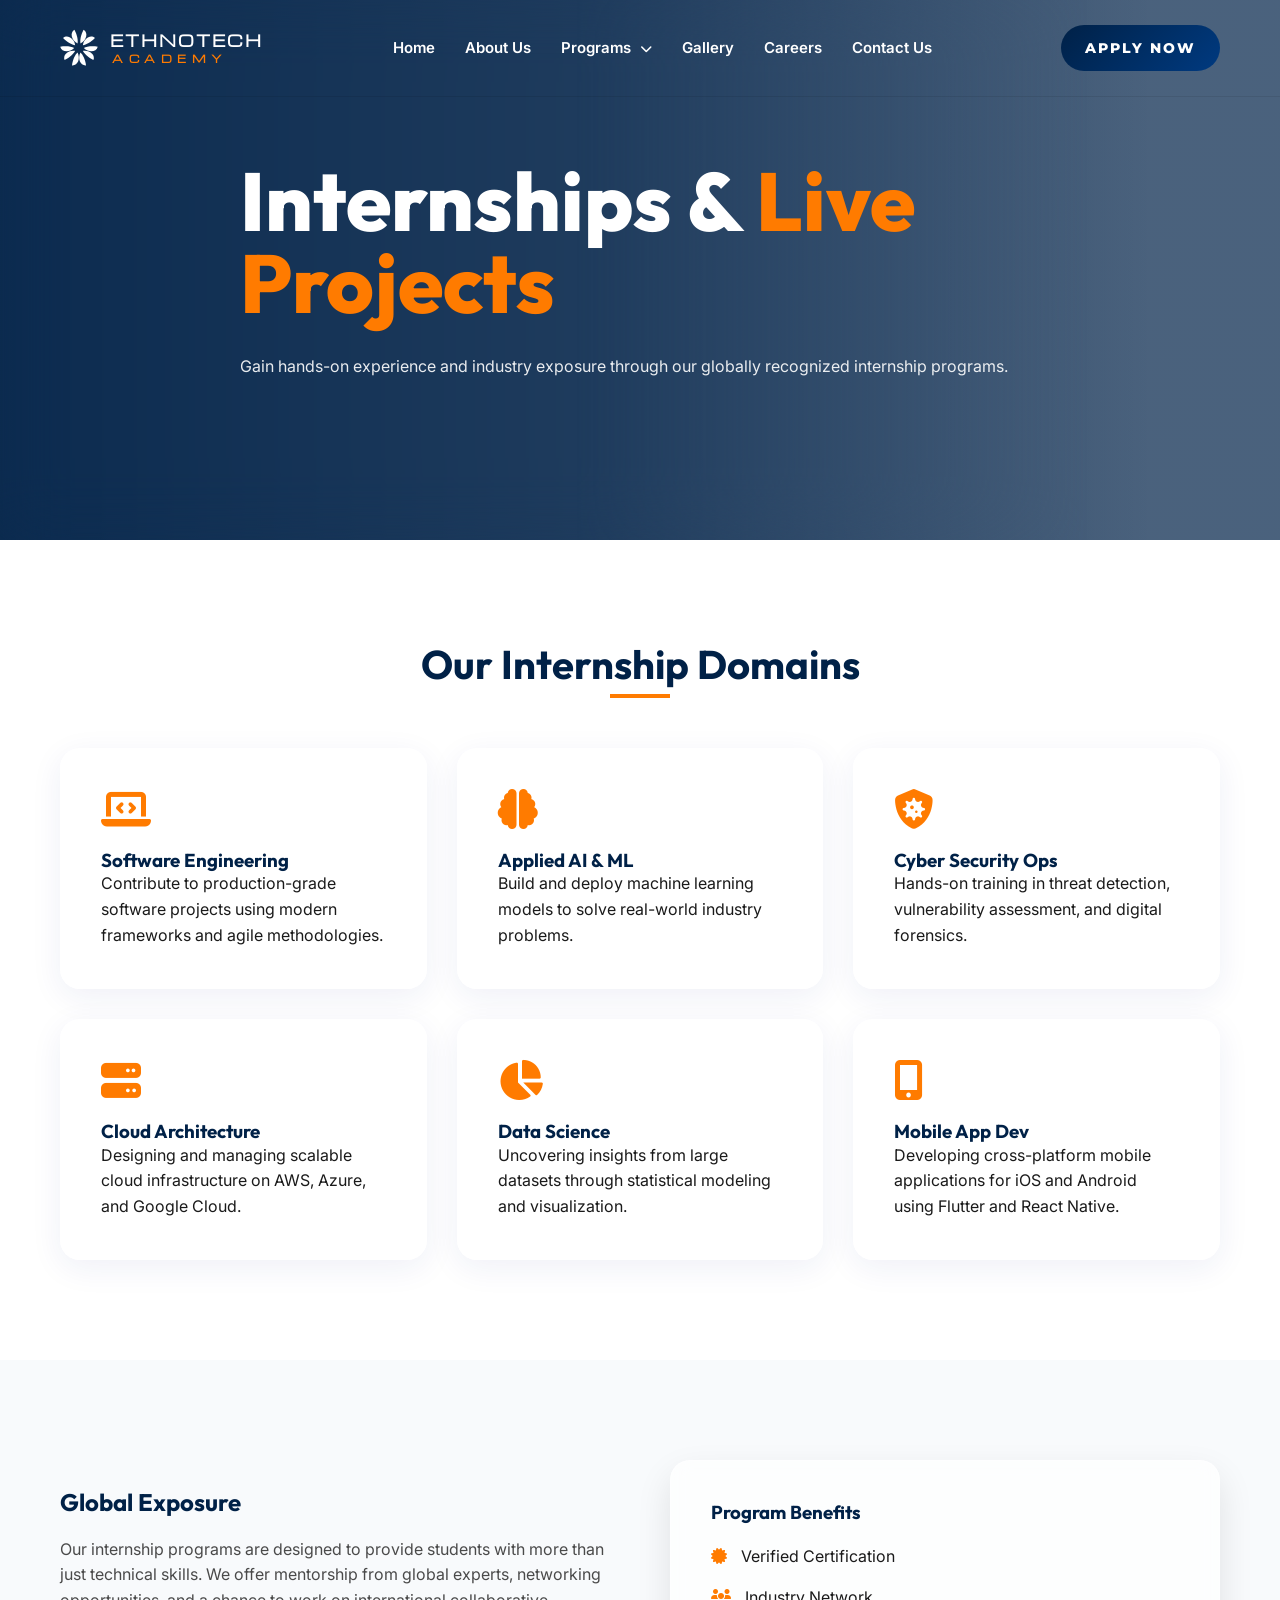
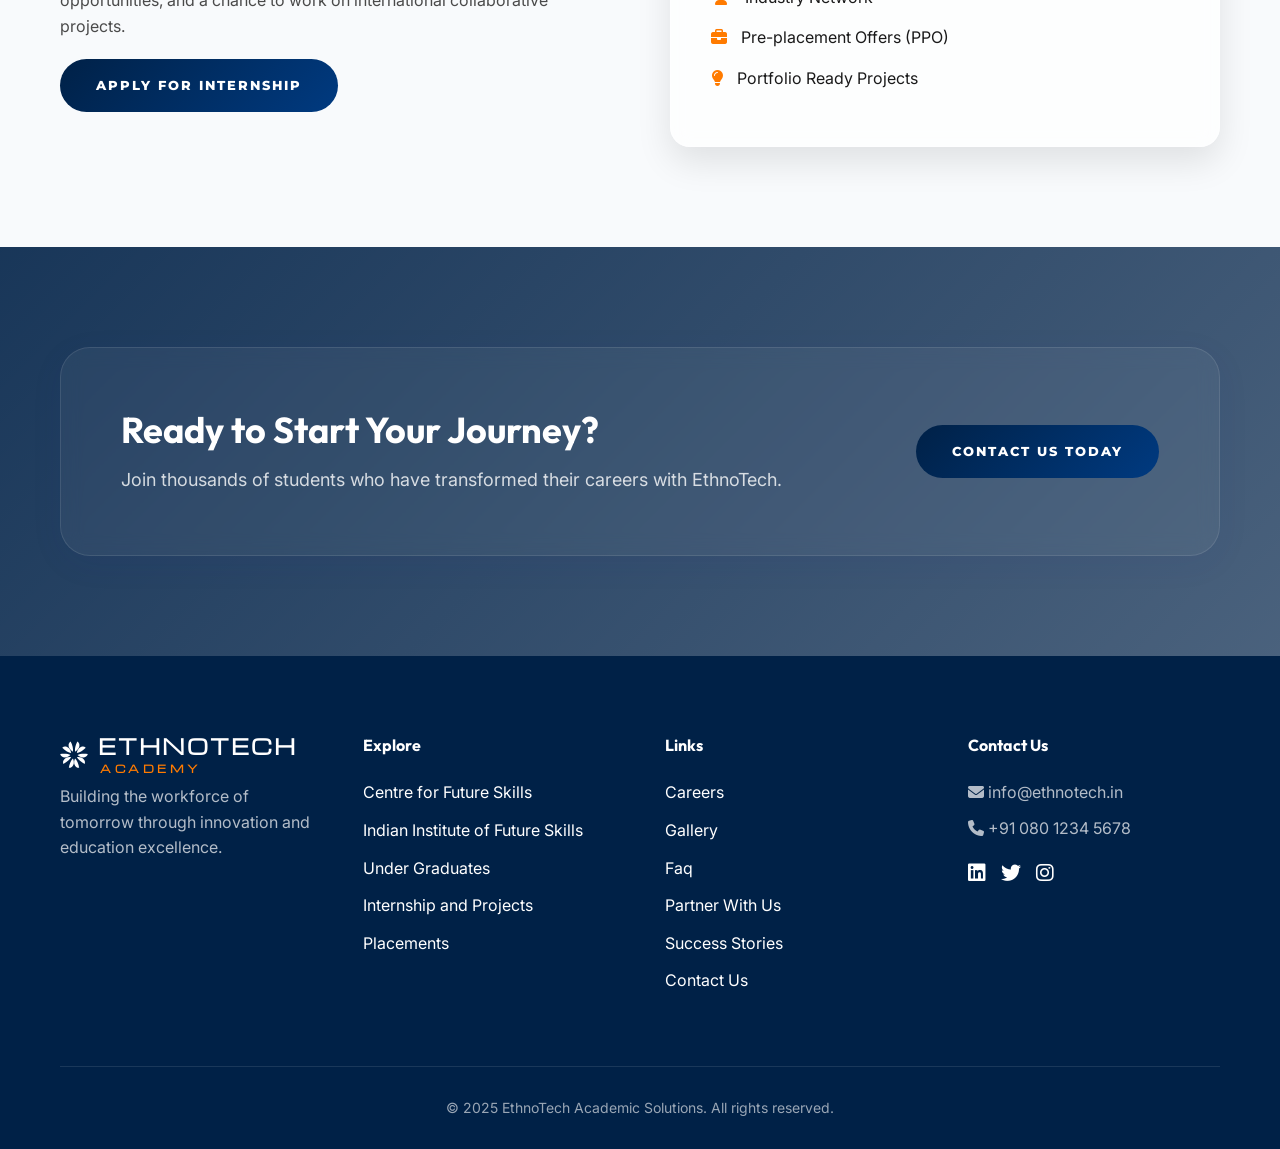
<file: program-internships.html>
<!DOCTYPE html>

<html lang="en">
<head>
<meta charset="utf-8"/>
<meta content="width=device-width, initial-scale=1.0" name="viewport"/>
<title>Internships &amp; Projects | EthnoTech Academy</title>
<link href="index.css?v=14" rel="stylesheet"/>
<link href="https://cdnjs.cloudflare.com/ajax/libs/font-awesome/6.4.0/css/all.min.css" rel="stylesheet"/>



</head>
<body ontouchstart="">
<header id="header">
<div class="container">
<nav>
<a class="logo" href="index.html"><svg class="logo-icon" viewbox="0 0 100 100" xmlns="http://www.w3.org/2000/svg"><g fill="currentColor" transform="translate(50, 50)"><g transform="rotate(0)"><path d="M -4,-12 C -20,-20 -25,-40 -12,-48 C -5,-35 -2,-20 -4,-12"></path><path d="M 4,-12 C 20,-20 25,-40 12,-48 C 5,-35 2,-20 4,-12"></path></g><g transform="rotate(72)"><path d="M -4,-12 C -20,-20 -25,-40 -12,-48 C -5,-35 -2,-20 -4,-12"></path><path d="M 4,-12 C 20,-20 25,-40 12,-48 C 5,-35 2,-20 4,-12"></path></g><g transform="rotate(144)"><path d="M -4,-12 C -20,-20 -25,-40 -12,-48 C -5,-35 -2,-20 -4,-12"></path><path d="M 4,-12 C 20,-20 25,-40 12,-48 C 5,-35 2,-20 4,-12"></path></g><g transform="rotate(216)"><path d="M -4,-12 C -20,-20 -25,-40 -12,-48 C -5,-35 -2,-20 -4,-12"></path><path d="M 4,-12 C 20,-20 25,-40 12,-48 C 5,-35 2,-20 4,-12"></path></g><g transform="rotate(288)"><path d="M -4,-12 C -20,-20 -25,-40 -12,-48 C -5,-35 -2,-20 -4,-12"></path><path d="M 4,-12 C 20,-20 25,-40 12,-48 C 5,-35 2,-20 4,-12"></path></g></g></svg><span class="logo-text"><span class="ethnotech">ETHNOTECH</span><span class="academy">ACADEMY</span></span></a>
<button class="mobile-nav-toggle"><i class="fas fa-bars"></i></button>
<div class="nav-links">
<div class="nav-item">
<a href="index.html">Home</a>
</div>
<div class="nav-item">
<a href="about-us.html">About Us</a>
</div>
<div class="nav-item">
<a href="#">Programs <i class="fas fa-chevron-down"></i></a>
<div class="mega-menu glass">
<div class="menu-category">
<div class="menu-category-btn active" data-category="institutions">
                                    For Institution <i class="fas fa-chevron-right"></i>
</div>
<div class="menu-category-btn" data-category="students">
                                    For Students <i class="fas fa-chevron-right"></i>
</div>
</div>
<div class="menu-list">
<div class="category-content" id="institutions-list">
<h4>Institutional Programs</h4>
<ul>
<li><a href="program-future-skills.html">Centre for Future Skills</a></li>
<li><a href="program-iifs.html">Indian Institute of Future Skills</a></li>
<li><a href="program-finishing-school.html">Finishing School</a></li>
</ul>
</div>
<div class="category-content" id="students-list" style="display: none;">
<h4>Student Programs</h4>
<ul>
<li><a href="program-undergraduate.html">Under Graduate Programs</a></li>
<li><a href="program-internships.html">Internship and Projects</a></li>
<li><a href="program-placements.html">Placements</a></li>
</ul>
</div>
</div>
</div>
</div>
<div class="nav-item">
<a href="gallery.html">Gallery</a>
</div>
<div class="nav-item">
<a href="careers.html">Careers</a>
</div>
<div class="nav-item">
<a href="contact-us.html">Contact Us</a>
</div>
<a class="btn btn-primary" href="contact-us.html">Apply Now</a>
</div>
<a class="btn btn-primary" href="contact-us.html" style="padding: 12px 24px; font-size: 14px;">Apply
                    Now</a>
</nav>
</div>
</header>
<section class="hero" style="height: 60vh; background-image: linear-gradient(rgba(0,33,71,0.7), rgba(0,33,71,0.7)), url('https://images.unsplash.com/photo-1521737711867-e3b97375f902?auto=format&amp;fit=crop&amp;q=80&amp;w=2000'); background-position: center;">
<div class="container">
<div class="hero-content reveal">
<h1 style="color: white;">Internships &amp; <span>Live Projects</span></h1>
<p style="color: rgba(255,255,255,0.9);">Gain hands-on experience and industry exposure through our
                    globally recognized internship programs.</p>
</div>
</div>
</section>
<section style="padding: var(--section-padding); background: white;">
<div class="container">
<div class="section-title reveal">
<h2>Our <span>Internship</span> Domains</h2>
</div>
<div class="services-grid">
<div class="service-card glass reveal">
<i class="fas fa-laptop-code"></i>
<h3>Software Engineering</h3>
<p>Contribute to production-grade software projects using modern frameworks and agile methodologies.
                    </p>
</div>
<div class="service-card glass reveal">
<i class="fas fa-brain"></i>
<h3>Applied AI &amp; ML</h3>
<p>Build and deploy machine learning models to solve real-world industry problems.</p>
</div>
<div class="service-card glass reveal">
<i class="fas fa-shield-virus"></i>
<h3>Cyber Security Ops</h3>
<p>Hands-on training in threat detection, vulnerability assessment, and digital forensics.</p>
</div>
<div class="service-card glass reveal">
<i class="fas fa-server"></i>
<h3>Cloud Architecture</h3>
<p>Designing and managing scalable cloud infrastructure on AWS, Azure, and Google Cloud.</p>
</div>
<div class="service-card glass reveal">
<i class="fas fa-chart-pie"></i>
<h3>Data Science</h3>
<p>Uncovering insights from large datasets through statistical modeling and visualization.</p>
</div>
<div class="service-card glass reveal">
<i class="fas fa-mobile-screen-button"></i>
<h3>Mobile App Dev</h3>
<p>Developing cross-platform mobile applications for iOS and Android using Flutter and React Native.
                    </p>
</div>
</div>
</div>
</section>
<section style="padding: var(--section-padding); background: var(--bg-light);">
<div class="container">
<div class="reveal responsive-grid">
<div>
<h2>Global <span>Exposure</span></h2>
<p style="margin: 20px 0; color: var(--text-secondary);">Our internship programs are designed to
                        provide students with more than just technical skills. We offer mentorship from global experts,
                        networking opportunities, and a chance to work on international collaborative projects.</p>
<a class="btn btn-primary" href="contact-us.html">Apply for Internship</a>
</div>
<div class="glass" style="padding: 40px; border-radius: 20px; box-shadow: 0 15px 35px rgba(0,0,0,0.1);">
<h3>Program Benefits</h3>
<ul style="list-style: none; margin-top: 20px;">
<li style="margin-bottom: 15px;"><i class="fas fa-certificate" style="color: var(--secondary-color); margin-right: 10px;"></i> Verified Certification
                        </li>
<li style="margin-bottom: 15px;"><i class="fas fa-users" style="color: var(--secondary-color); margin-right: 10px;"></i> Industry Network</li>
<li style="margin-bottom: 15px;"><i class="fas fa-briefcase" style="color: var(--secondary-color); margin-right: 10px;"></i> Pre-placement Offers
                            (PPO)</li>
<li style="margin-bottom: 15px;"><i class="fas fa-lightbulb" style="color: var(--secondary-color); margin-right: 10px;"></i> Portfolio Ready Projects
                        </li>
</ul>
</div>
</div>
</div>
</section>
<section class="contact-cta">
<div class="container">
<div class="cta-box glass reveal">
<div class="cta-content">
<h2>Ready to Start Your Journey?</h2>
<p>Join thousands of students who have transformed their careers with EthnoTech.</p>
</div>
<a class="btn btn-primary" href="contact-us.html">Contact Us Today</a>
</div>
</div>
</section>
<footer>
<div class="container">
<div class="footer-grid">
<div class="footer-col">
<a class="logo" href="#" style="color: white; margin-bottom: 20px; display: inline-flex; align-items: center;"><svg class="logo-icon" style="width: 28px !important; height: 28px !important; margin-right: 10px !important;" viewbox="0 0 100 100" xmlns="http://www.w3.org/2000/svg"><g fill="currentColor" transform="translate(50, 50)"><g transform="rotate(0)"><path d="M -4,-12 C -20,-20 -25,-40 -12,-48 C -5,-35 -2,-20 -4,-12"></path><path d="M 4,-12 C 20,-20 25,-40 12,-48 C 5,-35 2,-20 4,-12"></path></g><g transform="rotate(72)"><path d="M -4,-12 C -20,-20 -25,-40 -12,-48 C -5,-35 -2,-20 -4,-12"></path><path d="M 4,-12 C 20,-20 25,-40 12,-48 C 5,-35 2,-20 4,-12"></path></g><g transform="rotate(144)"><path d="M -4,-12 C -20,-20 -25,-40 -12,-48 C -5,-35 -2,-20 -4,-12"></path><path d="M 4,-12 C 20,-20 25,-40 12,-48 C 5,-35 2,-20 4,-12"></path></g><g transform="rotate(216)"><path d="M -4,-12 C -20,-20 -25,-40 -12,-48 C -5,-35 -2,-20 -4,-12"></path><path d="M 4,-12 C 20,-20 25,-40 12,-48 C 5,-35 2,-20 4,-12"></path></g><g transform="rotate(288)"><path d="M -4,-12 C -20,-20 -25,-40 -12,-48 C -5,-35 -2,-20 -4,-12"></path><path d="M 4,-12 C 20,-20 25,-40 12,-48 C 5,-35 2,-20 4,-12"></path></g></g></svg><span class="logo-text"><span class="ethnotech" style="font-size: 20px !important;">ETHNOTECH</span><span class="academy" style="font-size: 10px !important; letter-spacing: 3.5px !important; margin-top: 8px !important;">ACADEMY</span></span></a>
<p style="color: rgba(255,255,255,0.7);">Building the workforce of tomorrow through
                        innovation
                        and
                        education excellence.</p>
</div>
<div class="footer-col">
<h4>Explore</h4>
<ul>
<li><a href="program-future-skills.html">Centre for Future Skills</a></li>
<li><a href="program-iifs.html">Indian Institute of Future Skills</a></li>
<li><a href="program-undergraduate.html">Under Graduates</a></li>
<li><a href="program-internships.html">Internship and Projects</a></li>
<li><a href="program-placements.html">Placements</a></li>
</ul>
</div>
<div class="footer-col">
<h4>Links</h4>
<ul>
<li><a href="careers.html">Careers</a></li>
<li><a href="gallery.html">Gallery</a></li>
<li><a href="faq.html">Faq</a></li>
<li><a href="partnerships.html">Partner With Us</a></li>
<li><a href="success-stories.html">Success Stories</a></li>
<li><a href="contact-us.html">Contact Us</a></li>
</ul>
</div>
<div class="footer-col">
<h4>Contact Us</h4>
<p style="color: rgba(255,255,255,0.7);"><i class="fas fa-envelope"></i>
                        info@ethnotech.in</p>
<p style="color: rgba(255,255,255,0.7); margin-top: 10px;"><i class="fas fa-phone"></i>
                        +91 080
                        1234
                        5678</p>
<div class="social-links" style="margin-top: 20px; display: flex; gap: 15px;">
<a href="#"><i class="fab fa-linkedin" style="font-size: 20px;"></i></a>
<a href="#"><i class="fab fa-twitter" style="font-size: 20px;"></i></a>
<a href="#"><i class="fab fa-instagram" style="font-size: 20px;"></i></a>
</div>
</div>
</div>
<div class="footer-bottom">
<p>© 2025 EthnoTech Academic Solutions. All rights reserved.</p>
</div>
</div>
</footer>
<script src="main.js?v=8"></script>
</body>
</html>
</file>
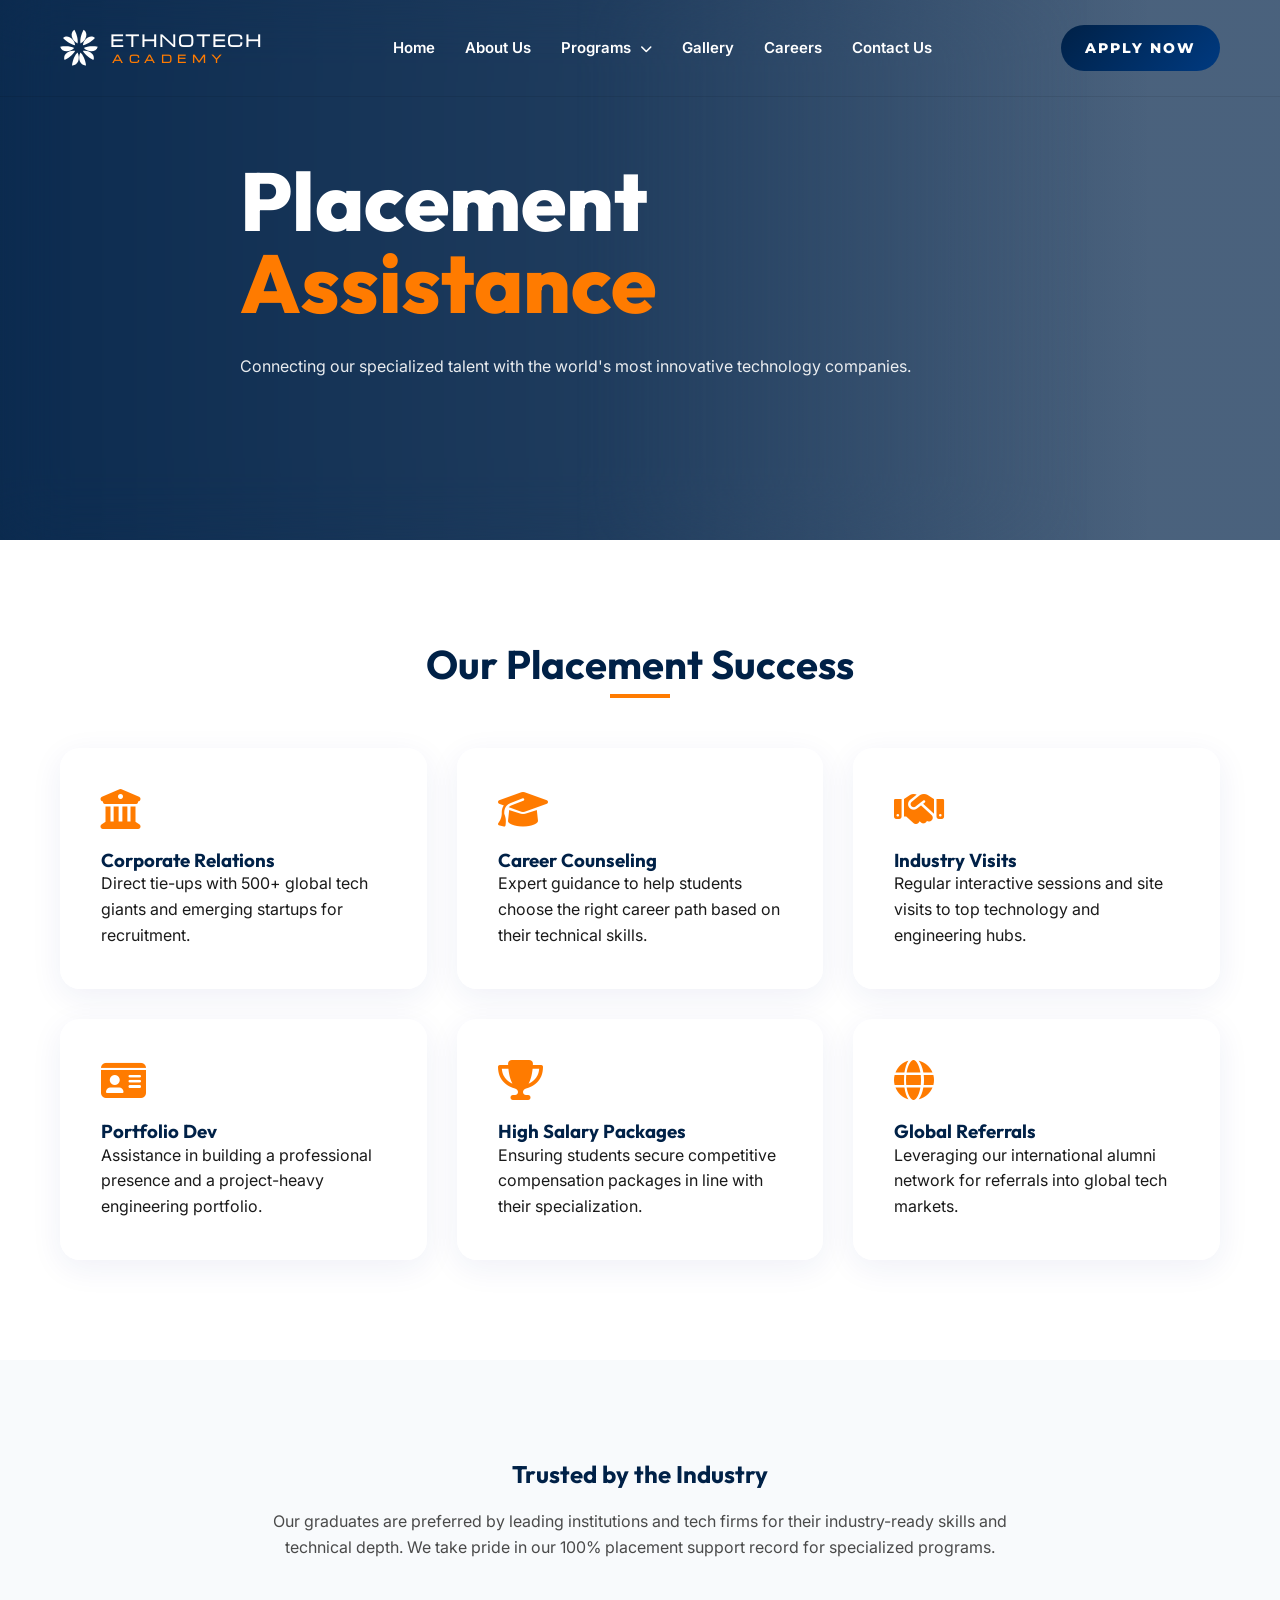
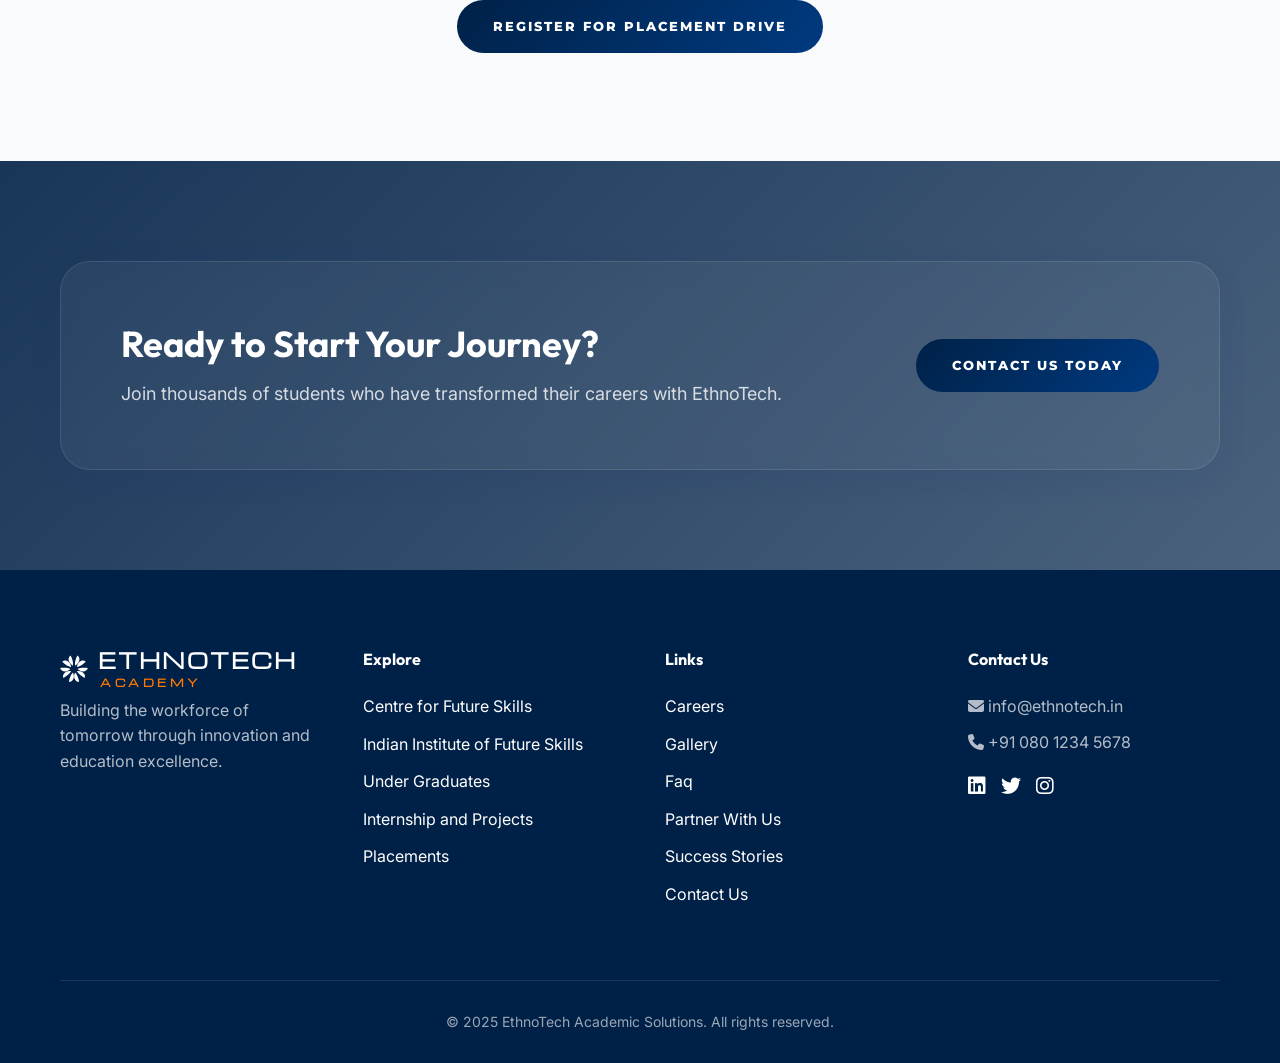
<file: program-placements.html>
<!DOCTYPE html>

<html lang="en">
<head>
<meta charset="utf-8"/>
<meta content="width=device-width, initial-scale=1.0" name="viewport"/>
<title>Placements | EthnoTech Academy</title>
<link href="index.css?v=14" rel="stylesheet"/>
<link href="https://cdnjs.cloudflare.com/ajax/libs/font-awesome/6.4.0/css/all.min.css" rel="stylesheet"/>



</head>
<body ontouchstart="">
<header id="header">
<div class="container">
<nav>
<a class="logo" href="index.html"><svg class="logo-icon" viewbox="0 0 100 100" xmlns="http://www.w3.org/2000/svg"><g fill="currentColor" transform="translate(50, 50)"><g transform="rotate(0)"><path d="M -4,-12 C -20,-20 -25,-40 -12,-48 C -5,-35 -2,-20 -4,-12"></path><path d="M 4,-12 C 20,-20 25,-40 12,-48 C 5,-35 2,-20 4,-12"></path></g><g transform="rotate(72)"><path d="M -4,-12 C -20,-20 -25,-40 -12,-48 C -5,-35 -2,-20 -4,-12"></path><path d="M 4,-12 C 20,-20 25,-40 12,-48 C 5,-35 2,-20 4,-12"></path></g><g transform="rotate(144)"><path d="M -4,-12 C -20,-20 -25,-40 -12,-48 C -5,-35 -2,-20 -4,-12"></path><path d="M 4,-12 C 20,-20 25,-40 12,-48 C 5,-35 2,-20 4,-12"></path></g><g transform="rotate(216)"><path d="M -4,-12 C -20,-20 -25,-40 -12,-48 C -5,-35 -2,-20 -4,-12"></path><path d="M 4,-12 C 20,-20 25,-40 12,-48 C 5,-35 2,-20 4,-12"></path></g><g transform="rotate(288)"><path d="M -4,-12 C -20,-20 -25,-40 -12,-48 C -5,-35 -2,-20 -4,-12"></path><path d="M 4,-12 C 20,-20 25,-40 12,-48 C 5,-35 2,-20 4,-12"></path></g></g></svg><span class="logo-text"><span class="ethnotech">ETHNOTECH</span><span class="academy">ACADEMY</span></span></a>
<button class="mobile-nav-toggle"><i class="fas fa-bars"></i></button>
<div class="nav-links">
<div class="nav-item">
<a href="index.html">Home</a>
</div>
<div class="nav-item">
<a href="about-us.html">About Us</a>
</div>
<div class="nav-item">
<a href="#">Programs <i class="fas fa-chevron-down"></i></a>
<div class="mega-menu glass">
<div class="menu-category">
<div class="menu-category-btn active" data-category="institutions">
                                    For Institution <i class="fas fa-chevron-right"></i>
</div>
<div class="menu-category-btn" data-category="students">
                                    For Students <i class="fas fa-chevron-right"></i>
</div>
</div>
<div class="menu-list">
<div class="category-content" id="institutions-list">
<h4>Institutional Programs</h4>
<ul>
<li><a href="program-future-skills.html">Centre for Future Skills</a></li>
<li><a href="program-iifs.html">Indian Institute of Future Skills</a></li>
<li><a href="program-finishing-school.html">Finishing School</a></li>
</ul>
</div>
<div class="category-content" id="students-list" style="display: none;">
<h4>Student Programs</h4>
<ul>
<li><a href="program-undergraduate.html">Under Graduate Programs</a></li>
<li><a href="program-internships.html">Internship and Projects</a></li>
<li><a href="program-placements.html">Placements</a></li>
</ul>
</div>
</div>
</div>
</div>
<div class="nav-item">
<a href="gallery.html">Gallery</a>
</div>
<div class="nav-item">
<a href="careers.html">Careers</a>
</div>
<div class="nav-item">
<a href="contact-us.html">Contact Us</a>
</div>
<a class="btn btn-primary" href="contact-us.html">Apply Now</a>
</div>
<a class="btn btn-primary" href="contact-us.html" style="padding: 12px 24px; font-size: 14px;">Apply
                    Now</a>
</nav>
</div>
</header>
<section class="hero" style="height: 60vh; background-image: linear-gradient(rgba(0,33,71,0.7), rgba(0,33,71,0.7)), url('https://images.unsplash.com/photo-1517245386807-bb43f82c33c4?auto=format&amp;fit=crop&amp;q=80&amp;w=2000'); background-position: center;">
<div class="container">
<div class="hero-content reveal">
<h1 style="color: white;">Placement <span>Assistance</span></h1>
<p style="color: rgba(255,255,255,0.9);">Connecting our specialized talent with the world's most
                    innovative technology companies.</p>
</div>
</div>
</section>
<section style="padding: var(--section-padding); background: white;">
<div class="container">
<div class="section-title reveal">
<h2>Our Placement <span>Success</span></h2>
</div>
<div class="services-grid">
<div class="service-card glass reveal">
<i class="fas fa-building-columns"></i>
<h3>Corporate Relations</h3>
<p>Direct tie-ups with 500+ global tech giants and emerging startups for recruitment.</p>
</div>
<div class="service-card glass reveal">
<i class="fas fa-graduation-cap"></i>
<h3>Career Counseling</h3>
<p>Expert guidance to help students choose the right career path based on their technical skills.
                    </p>
</div>
<div class="service-card glass reveal">
<i class="fas fa-handshake"></i>
<h3>Industry Visits</h3>
<p>Regular interactive sessions and site visits to top technology and engineering hubs.</p>
</div>
<div class="service-card glass reveal">
<i class="fas fa-id-card"></i>
<h3>Portfolio Dev</h3>
<p>Assistance in building a professional presence and a project-heavy engineering portfolio.</p>
</div>
<div class="service-card glass reveal">
<i class="fas fa-trophy"></i>
<h3>High Salary Packages</h3>
<p>Ensuring students secure competitive compensation packages in line with their specialization.</p>
</div>
<div class="service-card glass reveal">
<i class="fas fa-globe"></i>
<h3>Global Referrals</h3>
<p>Leveraging our international alumni network for referrals into global tech markets.</p>
</div>
</div>
</div>
</section>
<section style="padding: var(--section-padding); background: var(--bg-light);">
<div class="container">
<div class="reveal" style="text-align: center; max-width: 800px; margin: 0 auto;">
<h2>Trusted by the <span>Industry</span></h2>
<p style="margin: 20px 0; color: var(--text-secondary);">Our graduates are preferred by leading
                    institutions and tech firms for their industry-ready skills and technical depth. We take pride in
                    our 100% placement support record for specialized programs.</p>
<a class="btn btn-primary" href="contact-us.html" style="margin-top: 20px;">Register for Placement
                    Drive</a>
</div>
</div>
</section>
<section class="contact-cta">
<div class="container">
<div class="cta-box glass reveal">
<div class="cta-content">
<h2>Ready to Start Your Journey?</h2>
<p>Join thousands of students who have transformed their careers with EthnoTech.</p>
</div>
<a class="btn btn-primary" href="contact-us.html">Contact Us Today</a>
</div>
</div>
</section>
<footer>
<div class="container">
<div class="footer-grid">
<div class="footer-col">
<a class="logo" href="#" style="color: white; margin-bottom: 20px; display: inline-flex; align-items: center;"><svg class="logo-icon" style="width: 28px !important; height: 28px !important; margin-right: 10px !important;" viewbox="0 0 100 100" xmlns="http://www.w3.org/2000/svg"><g fill="currentColor" transform="translate(50, 50)"><g transform="rotate(0)"><path d="M -4,-12 C -20,-20 -25,-40 -12,-48 C -5,-35 -2,-20 -4,-12"></path><path d="M 4,-12 C 20,-20 25,-40 12,-48 C 5,-35 2,-20 4,-12"></path></g><g transform="rotate(72)"><path d="M -4,-12 C -20,-20 -25,-40 -12,-48 C -5,-35 -2,-20 -4,-12"></path><path d="M 4,-12 C 20,-20 25,-40 12,-48 C 5,-35 2,-20 4,-12"></path></g><g transform="rotate(144)"><path d="M -4,-12 C -20,-20 -25,-40 -12,-48 C -5,-35 -2,-20 -4,-12"></path><path d="M 4,-12 C 20,-20 25,-40 12,-48 C 5,-35 2,-20 4,-12"></path></g><g transform="rotate(216)"><path d="M -4,-12 C -20,-20 -25,-40 -12,-48 C -5,-35 -2,-20 -4,-12"></path><path d="M 4,-12 C 20,-20 25,-40 12,-48 C 5,-35 2,-20 4,-12"></path></g><g transform="rotate(288)"><path d="M -4,-12 C -20,-20 -25,-40 -12,-48 C -5,-35 -2,-20 -4,-12"></path><path d="M 4,-12 C 20,-20 25,-40 12,-48 C 5,-35 2,-20 4,-12"></path></g></g></svg><span class="logo-text"><span class="ethnotech" style="font-size: 20px !important;">ETHNOTECH</span><span class="academy" style="font-size: 10px !important; letter-spacing: 3.5px !important; margin-top: 8px !important;">ACADEMY</span></span></a>
<p style="color: rgba(255,255,255,0.7);">Building the workforce of tomorrow through
                        innovation
                        and
                        education excellence.</p>
</div>
<div class="footer-col">
<h4>Explore</h4>
<ul>
<li><a href="program-future-skills.html">Centre for Future Skills</a></li>
<li><a href="program-iifs.html">Indian Institute of Future Skills</a></li>
<li><a href="program-undergraduate.html">Under Graduates</a></li>
<li><a href="program-internships.html">Internship and Projects</a></li>
<li><a href="program-placements.html">Placements</a></li>
</ul>
</div>
<div class="footer-col">
<h4>Links</h4>
<ul>
<li><a href="careers.html">Careers</a></li>
<li><a href="gallery.html">Gallery</a></li>
<li><a href="faq.html">Faq</a></li>
<li><a href="partnerships.html">Partner With Us</a></li>
<li><a href="success-stories.html">Success Stories</a></li>
<li><a href="contact-us.html">Contact Us</a></li>
</ul>
</div>
<div class="footer-col">
<h4>Contact Us</h4>
<p style="color: rgba(255,255,255,0.7);"><i class="fas fa-envelope"></i>
                        info@ethnotech.in</p>
<p style="color: rgba(255,255,255,0.7); margin-top: 10px;"><i class="fas fa-phone"></i>
                        +91 080
                        1234
                        5678</p>
<div class="social-links" style="margin-top: 20px; display: flex; gap: 15px;">
<a href="#"><i class="fab fa-linkedin" style="font-size: 20px;"></i></a>
<a href="#"><i class="fab fa-twitter" style="font-size: 20px;"></i></a>
<a href="#"><i class="fab fa-instagram" style="font-size: 20px;"></i></a>
</div>
</div>
</div>
<div class="footer-bottom">
<p>© 2025 EthnoTech Academic Solutions. All rights reserved.</p>
</div>
</div>
</footer>
<script src="main.js?v=8"></script>
</body>
</html>
</file>
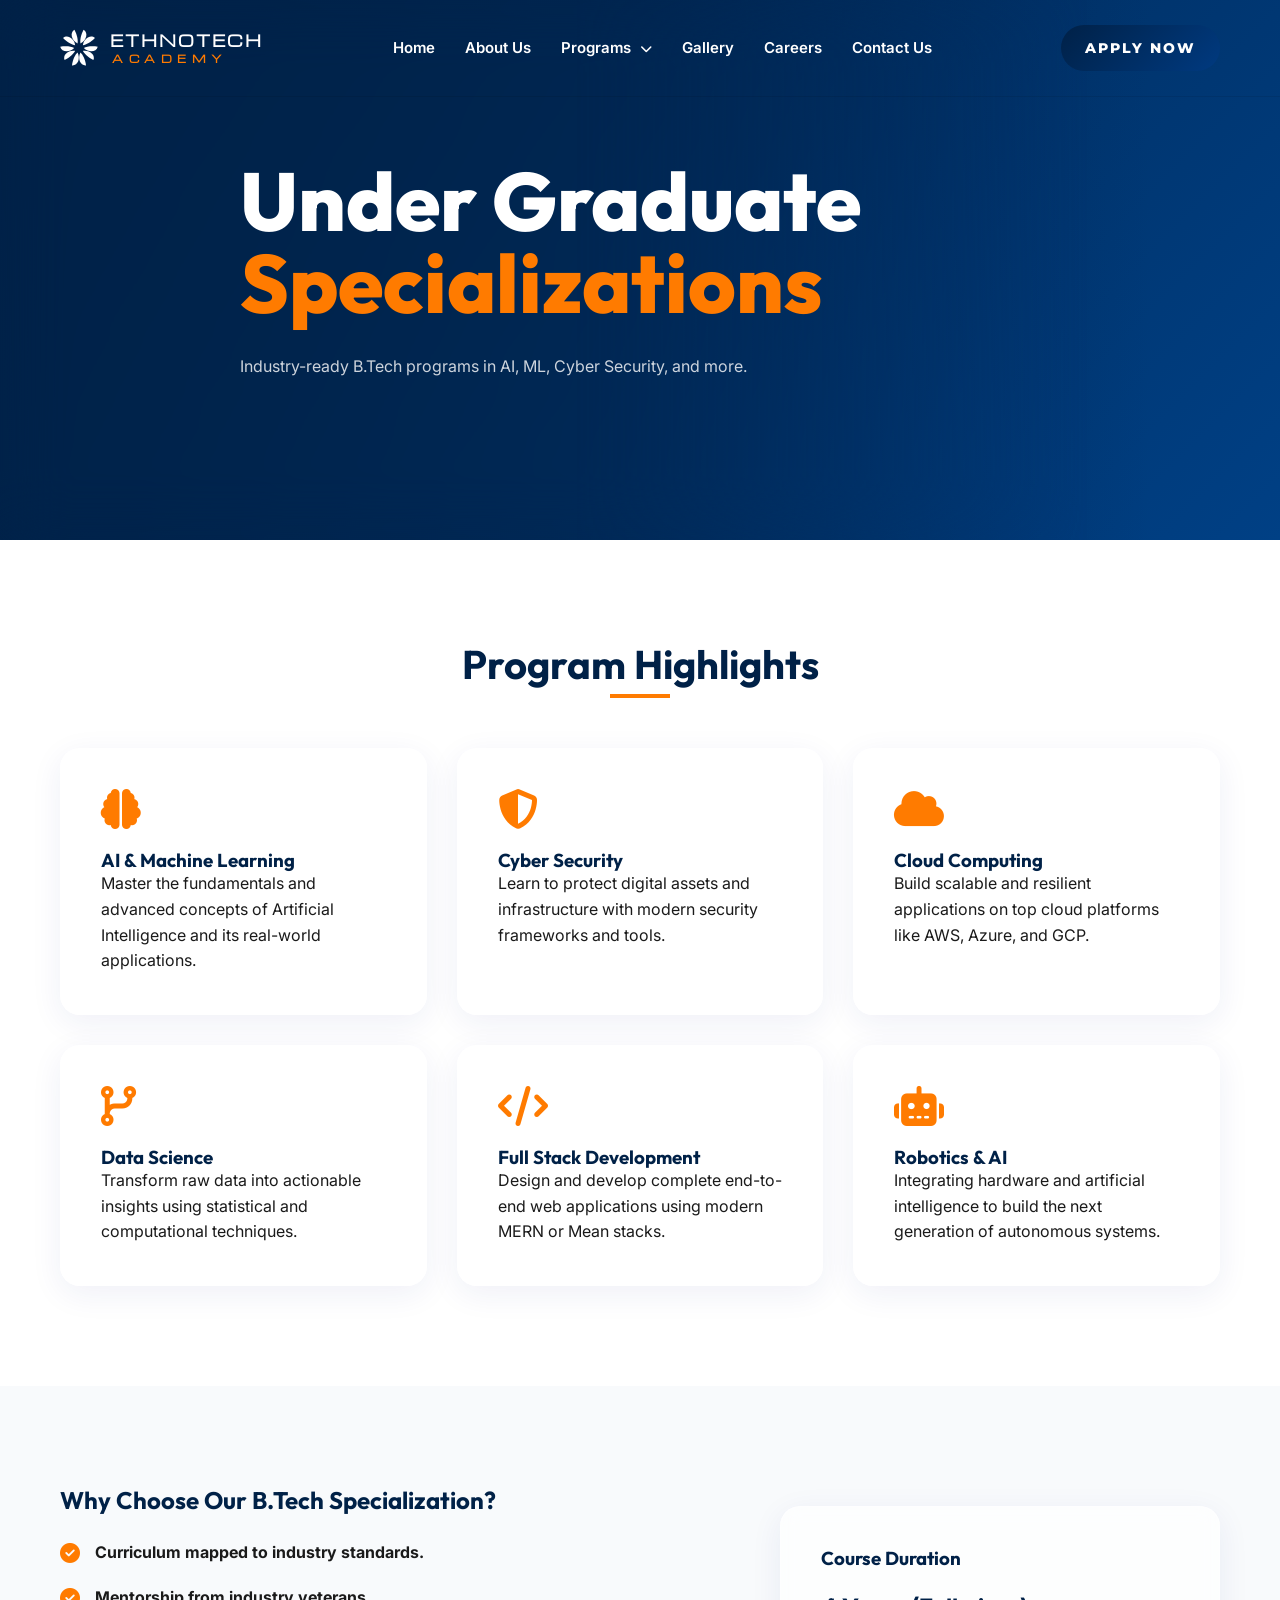
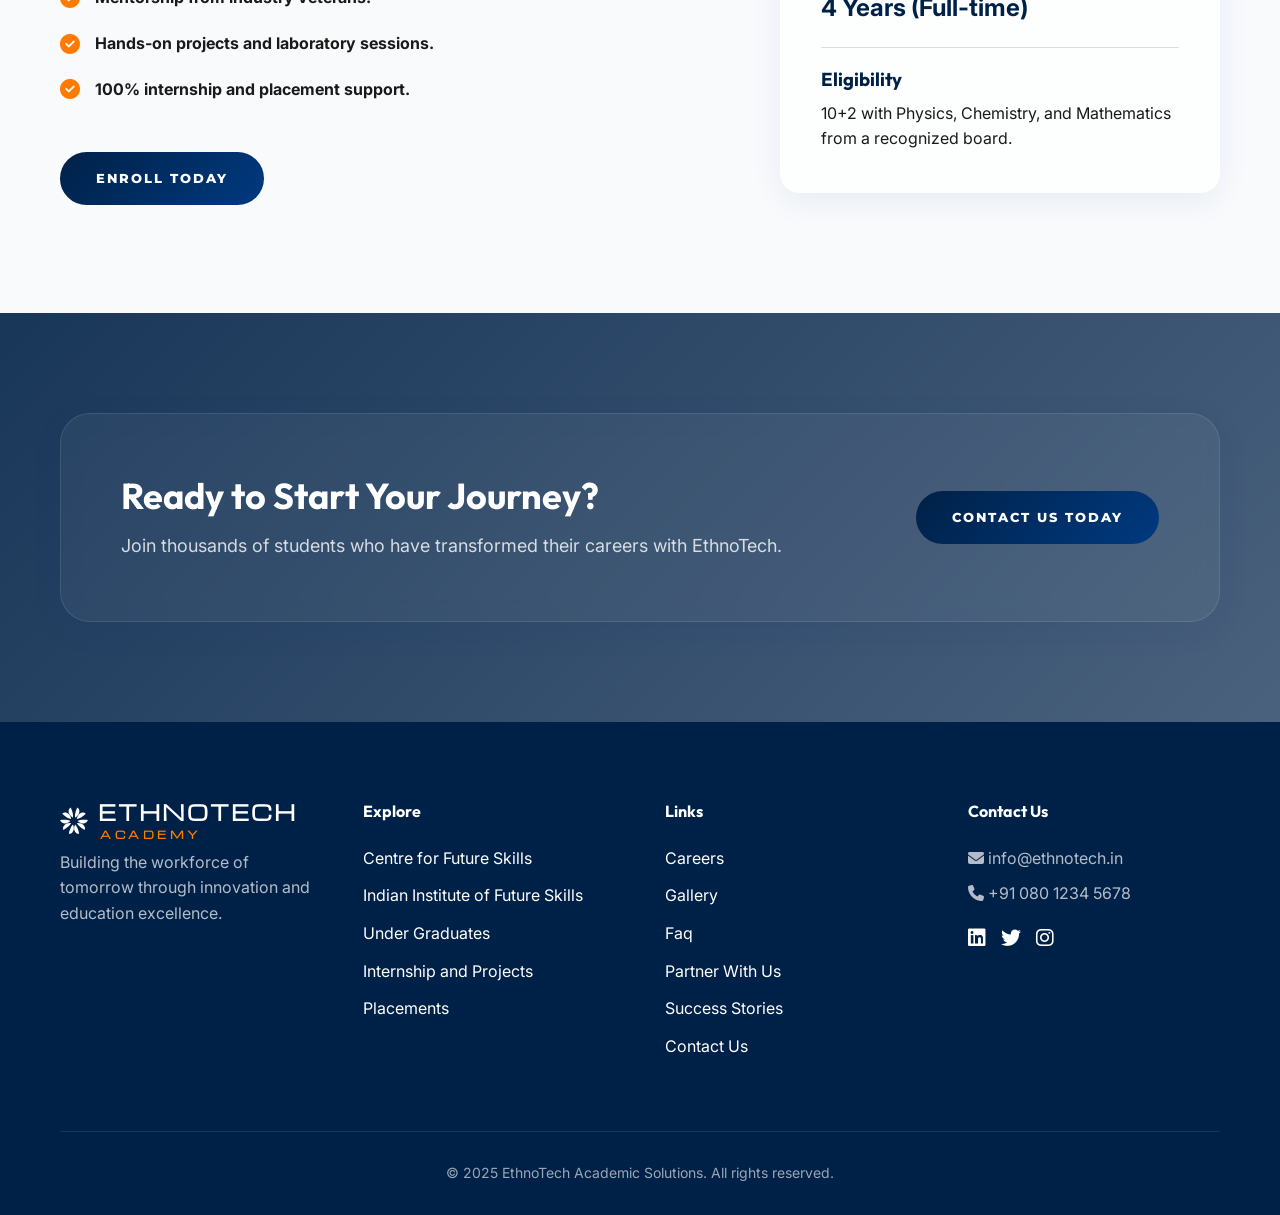
<file: program-undergraduate.html>
<!DOCTYPE html>

<html lang="en">
<head>
<meta charset="utf-8"/>
<meta content="width=device-width, initial-scale=1.0" name="viewport"/>
<title>Under Graduates | EthnoTech Academy</title>
<link href="index.css?v=14" rel="stylesheet"/>
<link href="https://cdnjs.cloudflare.com/ajax/libs/font-awesome/6.4.0/css/all.min.css" rel="stylesheet"/>



</head>
<body ontouchstart="">
<header id="header">
<div class="container">
<nav>
<a class="logo" href="index.html"><svg class="logo-icon" viewbox="0 0 100 100" xmlns="http://www.w3.org/2000/svg"><g fill="currentColor" transform="translate(50, 50)"><g transform="rotate(0)"><path d="M -4,-12 C -20,-20 -25,-40 -12,-48 C -5,-35 -2,-20 -4,-12"></path><path d="M 4,-12 C 20,-20 25,-40 12,-48 C 5,-35 2,-20 4,-12"></path></g><g transform="rotate(72)"><path d="M -4,-12 C -20,-20 -25,-40 -12,-48 C -5,-35 -2,-20 -4,-12"></path><path d="M 4,-12 C 20,-20 25,-40 12,-48 C 5,-35 2,-20 4,-12"></path></g><g transform="rotate(144)"><path d="M -4,-12 C -20,-20 -25,-40 -12,-48 C -5,-35 -2,-20 -4,-12"></path><path d="M 4,-12 C 20,-20 25,-40 12,-48 C 5,-35 2,-20 4,-12"></path></g><g transform="rotate(216)"><path d="M -4,-12 C -20,-20 -25,-40 -12,-48 C -5,-35 -2,-20 -4,-12"></path><path d="M 4,-12 C 20,-20 25,-40 12,-48 C 5,-35 2,-20 4,-12"></path></g><g transform="rotate(288)"><path d="M -4,-12 C -20,-20 -25,-40 -12,-48 C -5,-35 -2,-20 -4,-12"></path><path d="M 4,-12 C 20,-20 25,-40 12,-48 C 5,-35 2,-20 4,-12"></path></g></g></svg><span class="logo-text"><span class="ethnotech">ETHNOTECH</span><span class="academy">ACADEMY</span></span></a>
<button class="mobile-nav-toggle"><i class="fas fa-bars"></i></button>
<div class="nav-links">
<div class="nav-item">
<a href="index.html">Home</a>
</div>
<div class="nav-item">
<a href="about-us.html">About Us</a>
</div>
<div class="nav-item">
<a href="#">Programs <i class="fas fa-chevron-down"></i></a>
<div class="mega-menu glass">
<div class="menu-category">
<div class="menu-category-btn active" data-category="institutions">
                                    For Institution <i class="fas fa-chevron-right"></i>
</div>
<div class="menu-category-btn" data-category="students">
                                    For Students <i class="fas fa-chevron-right"></i>
</div>
</div>
<div class="menu-list">
<div class="category-content" id="institutions-list">
<h4>Institutional Programs</h4>
<ul>
<li><a href="program-future-skills.html">Centre for Future Skills</a></li>
<li><a href="program-iifs.html">Indian Institute of Future Skills</a></li>
<li><a href="program-finishing-school.html">Finishing School</a></li>
</ul>
</div>
<div class="category-content" id="students-list" style="display: none;">
<h4>Student Programs</h4>
<ul>
<li><a href="program-undergraduate.html">Under Graduate Programs</a></li>
<li><a href="program-internships.html">Internship and Projects</a></li>
<li><a href="program-placements.html">Placements</a></li>
</ul>
</div>
</div>
</div>
</div>
<div class="nav-item">
<a href="gallery.html">Gallery</a>
</div>
<div class="nav-item">
<a href="careers.html">Careers</a>
</div>
<div class="nav-item">
<a href="contact-us.html">Contact Us</a>
</div>
<a class="btn btn-primary" href="contact-us.html">Apply Now</a>
</div>
<a class="btn btn-primary" href="contact-us.html" style="padding: 12px 24px; font-size: 14px;">Apply
                    Now</a>
</nav>
</div>
</header>
<section class="hero" style="height: 60vh; background: linear-gradient(135deg, #002147 0%, #004085 100%); color: white;">
<div class="container">
<div class="hero-content reveal">
<h1 style="color: white;">Under Graduate <span>Specializations</span></h1>
<p style="color: rgba(255,255,255,0.8);">Industry-ready B.Tech programs in AI, ML, Cyber Security, and
                    more.</p>
</div>
</div>
</section>
<section style="padding: var(--section-padding); background: white;">
<div class="container">
<div class="section-title reveal">
<h2>Program Highlights</h2>
</div>
<div class="services-grid">
<div class="service-card glass reveal">
<i class="fas fa-brain"></i>
<h3>AI &amp; Machine Learning</h3>
<p>Master the fundamentals and advanced concepts of Artificial Intelligence and its real-world
                        applications.</p>
</div>
<div class="service-card glass reveal">
<i class="fas fa-shield-halved"></i>
<h3>Cyber Security</h3>
<p>Learn to protect digital assets and infrastructure with modern security frameworks and tools.</p>
</div>
<div class="service-card glass reveal">
<i class="fas fa-cloud"></i>
<h3>Cloud Computing</h3>
<p>Build scalable and resilient applications on top cloud platforms like AWS, Azure, and GCP.</p>
</div>
<div class="service-card glass reveal">
<i class="fas fa-code-branch"></i>
<h3>Data Science</h3>
<p>Transform raw data into actionable insights using statistical and computational techniques.</p>
</div>
<div class="service-card glass reveal">
<i class="fas fa-code"></i>
<h3>Full Stack Development</h3>
<p>Design and develop complete end-to-end web applications using modern MERN or Mean stacks.</p>
</div>
<div class="service-card glass reveal">
<i class="fas fa-robot"></i>
<h3>Robotics &amp; AI</h3>
<p>Integrating hardware and artificial intelligence to build the next generation of autonomous
                        systems.</p>
</div>
</div>
</div>
</section>
<section style="padding: var(--section-padding); background: var(--bg-light);">
<div class="container">
<div class="reveal" style="display: grid; grid-template-columns: 1.2fr 0.8fr; gap: 60px; align-items: center;">
<div>
<h2 style="margin-bottom: 25px;">Why Choose Our B.Tech Specialization?</h2>
<ul style="list-style: none;">
<li style="margin-bottom: 20px; display: flex; gap: 15px; align-items: center;">
<i class="fas fa-check-circle" style="color: var(--secondary-color); font-size: 20px;"></i>
<p><strong>Curriculum mapped to industry standards.</strong></p>
</li>
<li style="margin-bottom: 20px; display: flex; gap: 15px; align-items: center;">
<i class="fas fa-check-circle" style="color: var(--secondary-color); font-size: 20px;"></i>
<p><strong>Mentorship from industry veterans.</strong></p>
</li>
<li style="margin-bottom: 20px; display: flex; gap: 15px; align-items: center;">
<i class="fas fa-check-circle" style="color: var(--secondary-color); font-size: 20px;"></i>
<p><strong>Hands-on projects and laboratory sessions.</strong></p>
</li>
<li style="margin-bottom: 20px; display: flex; gap: 15px; align-items: center;">
<i class="fas fa-check-circle" style="color: var(--secondary-color); font-size: 20px;"></i>
<p><strong>100% internship and placement support.</strong></p>
</li>
</ul>
<a class="btn btn-primary" href="contact-us.html" style="margin-top: 30px;">Enroll Today</a>
</div>
<div class="glass" style="padding: 40px; border-radius: 20px;">
<h3 style="margin-bottom: 20px;">Course Duration</h3>
<p style="font-size: 24px; font-weight: 700; color: var(--primary-color);">4 Years (Full-time)</p>
<hr style="margin: 20px 0; border: none; border-top: 1px solid #ddd;"/>
<h3 style="margin-bottom: 10px;">Eligibility</h3>
<p>10+2 with Physics, Chemistry, and Mathematics from a recognized board.</p>
</div>
</div>
</div>
</section>
<section class="contact-cta">
<div class="container">
<div class="cta-box glass reveal">
<div class="cta-content">
<h2>Ready to Start Your Journey?</h2>
<p>Join thousands of students who have transformed their careers with EthnoTech.</p>
</div>
<a class="btn btn-primary" href="contact-us.html">Contact Us Today</a>
</div>
</div>
</section>
<footer>
<div class="container">
<div class="footer-grid">
<div class="footer-col">
<a class="logo" href="#" style="color: white; margin-bottom: 20px; display: inline-flex; align-items: center;"><svg class="logo-icon" style="width: 28px !important; height: 28px !important; margin-right: 10px !important;" viewbox="0 0 100 100" xmlns="http://www.w3.org/2000/svg"><g fill="currentColor" transform="translate(50, 50)"><g transform="rotate(0)"><path d="M -4,-12 C -20,-20 -25,-40 -12,-48 C -5,-35 -2,-20 -4,-12"></path><path d="M 4,-12 C 20,-20 25,-40 12,-48 C 5,-35 2,-20 4,-12"></path></g><g transform="rotate(72)"><path d="M -4,-12 C -20,-20 -25,-40 -12,-48 C -5,-35 -2,-20 -4,-12"></path><path d="M 4,-12 C 20,-20 25,-40 12,-48 C 5,-35 2,-20 4,-12"></path></g><g transform="rotate(144)"><path d="M -4,-12 C -20,-20 -25,-40 -12,-48 C -5,-35 -2,-20 -4,-12"></path><path d="M 4,-12 C 20,-20 25,-40 12,-48 C 5,-35 2,-20 4,-12"></path></g><g transform="rotate(216)"><path d="M -4,-12 C -20,-20 -25,-40 -12,-48 C -5,-35 -2,-20 -4,-12"></path><path d="M 4,-12 C 20,-20 25,-40 12,-48 C 5,-35 2,-20 4,-12"></path></g><g transform="rotate(288)"><path d="M -4,-12 C -20,-20 -25,-40 -12,-48 C -5,-35 -2,-20 -4,-12"></path><path d="M 4,-12 C 20,-20 25,-40 12,-48 C 5,-35 2,-20 4,-12"></path></g></g></svg><span class="logo-text"><span class="ethnotech" style="font-size: 20px !important;">ETHNOTECH</span><span class="academy" style="font-size: 10px !important; letter-spacing: 3.5px !important; margin-top: 8px !important;">ACADEMY</span></span></a>
<p style="color: rgba(255,255,255,0.7);">Building the workforce of tomorrow through
                        innovation
                        and
                        education excellence.</p>
</div>
<div class="footer-col">
<h4>Explore</h4>
<ul>
<li><a href="program-future-skills.html">Centre for Future Skills</a></li>
<li><a href="program-iifs.html">Indian Institute of Future Skills</a></li>
<li><a href="program-undergraduate.html">Under Graduates</a></li>
<li><a href="program-internships.html">Internship and Projects</a></li>
<li><a href="program-placements.html">Placements</a></li>
</ul>
</div>
<div class="footer-col">
<h4>Links</h4>
<ul>
<li><a href="careers.html">Careers</a></li>
<li><a href="gallery.html">Gallery</a></li>
<li><a href="faq.html">Faq</a></li>
<li><a href="partnerships.html">Partner With Us</a></li>
<li><a href="success-stories.html">Success Stories</a></li>
<li><a href="contact-us.html">Contact Us</a></li>
</ul>
</div>
<div class="footer-col">
<h4>Contact Us</h4>
<p style="color: rgba(255,255,255,0.7);"><i class="fas fa-envelope"></i>
                        info@ethnotech.in</p>
<p style="color: rgba(255,255,255,0.7); margin-top: 10px;"><i class="fas fa-phone"></i>
                        +91 080
                        1234
                        5678</p>
<div class="social-links" style="margin-top: 20px; display: flex; gap: 15px;">
<a href="#"><i class="fab fa-linkedin" style="font-size: 20px;"></i></a>
<a href="#"><i class="fab fa-twitter" style="font-size: 20px;"></i></a>
<a href="#"><i class="fab fa-instagram" style="font-size: 20px;"></i></a>
</div>
</div>
</div>
<div class="footer-bottom">
<p>© 2025 EthnoTech Academic Solutions. All rights reserved.</p>
</div>
</div>
</footer>
<script src="main.js?v=8"></script>
</body>
</html>
</file>
<file: index.css>
@import url('https://fonts.googleapis.com/css2?family=Inter:wght@300;400;500;600;700&family=Michroma&family=Montserrat:wght@400;700;800;900&family=Outfit:wght@300;400;500;600;700;800&display=swap');

:root {
    /* Color Palette */
    --primary-color: #002147;
    /* Sophisticated Deep Blue */
    --secondary-color: #FF7B00;
    /* Vibrant Orange */
    --accent-color: #00A8E8;
    /* Bright Blue for details */
    --text-primary: #1A1A1A;
    --text-secondary: #4A4A4A;
    --bg-light: #F8FAFC;
    --bg-white: #FFFFFF;
    --glass-bg: rgba(255, 255, 255, 0.7);
    --glass-border: rgba(255, 255, 255, 0.3);

    /* Typography */
    --font-heading: 'Outfit', sans-serif;
    --font-body: 'Inter', sans-serif;

    /* Spacing */
    --section-padding: 100px 0;
    --container-width: 1200px;

    /* Transitions */
    --transition-smooth: all 0.4s cubic-bezier(0.16, 1, 0.3, 1);
}

* {
    margin: 0;
    padding: 0;
    box-sizing: border-box;
    -webkit-font-smoothing: antialiased;
}

html,
body {
    -ms-overflow-style: none;
    /* IE and Edge */
    scrollbar-width: none;
    /* Firefox */
}

/* Hide scrollbar for Chrome, Safari and Opera */
html::-webkit-scrollbar,
body::-webkit-scrollbar {
    display: none;
}

body {
    font-family: var(--font-body);
    color: var(--text-primary);
    background-color: var(--bg-light);
    line-height: 1.6;
    width: 100%;
    overflow-x: hidden;
    position: relative;
}

html {
    overflow-x: hidden;
    width: 100%;
}

h1,
h2,
h3,
h4,
h5,
h6 {
    font-family: var(--font-heading);
    font-weight: 700;
    color: var(--primary-color);
    line-height: 1.2;
}

a {
    text-decoration: none;
    color: inherit;
    transition: var(--transition-smooth);
}

img {
    max-width: 100%;
    display: block;
}

.container {
    max-width: var(--container-width);
    margin: 0 auto;
    padding: 0 20px;
}

/* Glassmorphism Utility */
.glass {
    background: var(--glass-bg);
    backdrop-filter: blur(10px);
    -webkit-backdrop-filter: blur(10px);
    border: 1px solid var(--glass-border);
    box-shadow: 0 8px 32px 0 rgba(31, 38, 135, 0.07);
}

/* Responsive Grid Utility */
.responsive-grid {
    display: grid;
    grid-template-columns: 1fr 1fr;
    gap: 60px;
    align-items: center;
}

/* Animations */
@keyframes float {
    0% {
        transform: translateY(0px);
    }

    50% {
        transform: translateY(-20px);
    }

    100% {
        transform: translateY(0px);
    }
}

@keyframes glow {
    0% {
        box-shadow: 0 0 5px rgba(255, 123, 0, 0.2);
    }

    50% {
        box-shadow: 0 0 25px rgba(255, 123, 0, 0.5);
    }

    100% {
        box-shadow: 0 0 5px rgba(255, 123, 0, 0.2);
    }
}

@keyframes bgZoom {
    0% {
        transform: scale(1);
    }

    100% {
        transform: scale(1.1);
    }
}

.reveal {
    opacity: 0;
    transform: translateY(40px);
    transition: all 0.8s cubic-bezier(0.16, 1, 0.3, 1);
}

.reveal.active {
    opacity: 1;
    transform: translateY(0);
}

.reveal-left {
    opacity: 0;
    transform: translateX(-50px);
    transition: all 0.8s cubic-bezier(0.16, 1, 0.3, 1);
}

.reveal-left.active {
    opacity: 1;
    transform: translateX(0);
}

.reveal-right {
    opacity: 0;
    transform: translateX(50px);
    transition: all 0.8s cubic-bezier(0.16, 1, 0.3, 1);
}

.reveal-right.active {
    opacity: 1;
    transform: translateX(0);
}

/* Buttons */
.btn {
    display: inline-block;
    padding: 16px 36px;
    border-radius: 50px;
    font-family: 'Montserrat', sans-serif;
    font-weight: 800;
    text-transform: uppercase;
    font-size: 13px;
    letter-spacing: 2px;
    cursor: pointer;
    transition: all 0.4s cubic-bezier(0.175, 0.885, 0.32, 1.275);
    border: none;
    position: relative;
    overflow: hidden;
    z-index: 1;
}

.btn-primary {
    background: linear-gradient(135deg, var(--primary-color) 0%, #003a80 100%);
    color: white;
    box-shadow: none;
}

.btn-primary::after {
    content: '';
    position: absolute;
    top: 0;
    left: 0;
    width: 100%;
    height: 100%;
    background: linear-gradient(135deg, var(--secondary-color) 0%, #ff9d40 100%);
    opacity: 0;
    z-index: -1;
    transition: var(--transition-smooth);
}

.btn-primary:hover {
    transform: translateY(-5px) scale(1.02);
    box-shadow: none;
    color: white;
}

.btn-primary:hover::after {
    opacity: 1;
}

.btn-outline {
    background: transparent;
    border: 2px solid var(--primary-color);
    color: var(--primary-color);
    box-shadow: 0 5px 15px rgba(0, 0, 0, 0.05);
}

.hero .btn-outline {
    border: 2px solid white;
    color: white;
}

.btn-outline:hover {
    background: var(--primary-color);
    color: white;
    transform: translateY(-5px);
    box-shadow: 0 15px 25px -5px rgba(0, 33, 71, 0.2);
}

.hero .btn-outline:hover {
    background: white;
    color: var(--primary-color);
    border-color: white;
}

.btn:active {
    transform: scale(0.95);
    opacity: 0.9;
}

/* Button Groups */
.btn-group {
    display: flex;
    gap: 15px;
    align-items: center;
    flex-wrap: wrap;
}

/* Header */
header {
    position: fixed;
    top: 0;
    left: 0;
    width: 100%;
    z-index: 1000;
    padding: 25px 0;
    transition: var(--transition-smooth);
}

header.scrolled {
    padding: 15px 0;
    background: var(--glass-bg);
    backdrop-filter: blur(15px);
    -webkit-backdrop-filter: blur(15px);
    border-bottom: 1px solid var(--glass-border);
    box-shadow: 0 4px 30px rgba(0, 0, 0, 0.1);
}

/* Nav Layout */
nav {
    display: flex;
    justify-content: space-between;
    align-items: center;
}

/* Logo Styling */
.logo {
    font-family: 'Michroma', sans-serif;
    font-size: 30px;
    font-weight: 700;
    color: white;
    letter-spacing: 1px;
    text-transform: uppercase;
    display: inline-flex;
    align-items: center;
    line-height: 1;
}

.scrolled .logo {
    color: var(--primary-color);
}

.logo-icon {
    width: 38px;
    height: 38px;
    margin-right: 12px;
    flex-shrink: 0;
    fill: var(--accent-color);
    transition: fill var(--transition-smooth);
}

header:not(.scrolled) .logo-icon {
    fill: white;
}

.logo-text {
    display: flex;
    flex-direction: column;
    align-items: flex-start;
}

.logo .ethnotech {
    color: inherit;
    font-size: 15px;
    letter-spacing: 2px;
    font-family: 'Michroma', sans-serif;
    font-weight: 700;
    line-height: 1;
}

.logo .academy {
    color: var(--secondary-color);
    font-size: 10px;
    letter-spacing: 0.55em;
    font-family: 'Michroma', sans-serif;
    font-weight: 700;
    margin-top: 6px;
    line-height: 1;
    margin-left: 2px;
}

/* Navigation & Mega Menu */
.nav-links {
    display: flex;
    gap: 30px;
    align-items: center;
}

.nav-links .btn-primary {
    display: none;
}

.nav-item {
    position: relative;
    padding: 10px 0;
}

.nav-links a {
    font-weight: 600;
    font-size: 15px;
    color: white;
    position: relative;
    padding: 5px 0;
}

.scrolled .nav-links a {
    color: var(--text-primary);
}

.nav-links a:hover {
    color: var(--secondary-color);
}

.nav-links a i {
    font-size: 12px;
    margin-left: 5px;
    transition: var(--transition-smooth);
}

.nav-item:hover a i {
    transform: rotate(180deg);
}

/* Mega Menu Styles */
.mega-menu {
    position: absolute;
    top: 100%;
    left: 50%;
    transform: translateX(-50%) translateY(20px);
    width: 600px;
    background: white;
    padding: 30px;
    border-radius: 15px;
    box-shadow: 0 15px 50px rgba(0, 0, 0, 0.1);
    display: grid;
    grid-template-columns: 1fr 1.5fr;
    gap: 30px;
    opacity: 0;
    visibility: hidden;
    transition: var(--transition-smooth);
    z-index: 100;
}

.nav-item:hover .mega-menu {
    opacity: 1;
    visibility: visible;
    transform: translateX(-50%) translateY(0);
}

.menu-category {
    border-right: 1px solid #eee;
}

.menu-category-btn {
    display: flex;
    justify-content: space-between;
    align-items: center;
    padding: 12px 20px;
    margin-bottom: 10px;
    background: #f8fafc;
    border-radius: 8px;
    cursor: pointer;
    font-weight: 600;
    color: var(--primary-color);
    transition: var(--transition-smooth);
}

.menu-category-btn.active,
.menu-category-btn:hover {
    background: #e0efff;
    color: var(--accent-color);
}

.menu-list h4 {
    font-size: 16px;
    margin-bottom: 20px;
    color: var(--primary-color);
    padding-bottom: 10px;
    border-bottom: 2px solid var(--secondary-color);
    display: inline-block;
}

.menu-list ul {
    list-style: none;
}

.menu-list ul li {
    margin-bottom: 15px;
}

.menu-list ul li a {
    font-weight: 500;
    color: var(--text-secondary);
    display: block;
    transition: var(--transition-smooth);
}

.menu-list ul li a:hover {
    color: var(--accent-color);
    padding-left: 8px;
}

/* Hero Section Enhancement */
.hero {
    height: 100vh;
    display: flex;
    align-items: center;
    background-size: cover;
    background-position: center;
    position: relative;
    overflow: hidden;
    color: white;
}

.hero::before {
    content: '';
    position: absolute;
    top: 0;
    left: 0;
    width: 100%;
    height: 100%;
    background: linear-gradient(to right,
            rgba(0, 33, 71, 0.85) 0%,
            rgba(0, 33, 71, 0.6) 45%,
            transparent 90%);
    z-index: 1;
}

.hero::after {
    content: '';
    position: absolute;
    top: 0;
    left: 0;
    width: 100%;
    height: 100%;
    backdrop-filter: blur(30px);
    -webkit-backdrop-filter: blur(30px);
    mask-image: linear-gradient(to right,
            black 0%,
            black 45%,
            transparent 85%);
    -webkit-mask-image: linear-gradient(to right,
            black 0%,
            black 45%,
            transparent 85%);
    z-index: 1;
}

/* Subtle Zoom for background effect if we used an actual element, 
   but since it's on the section, we'll apply it to a pseudo-element if needed.
   Let's use a nested div for the background to enable the zoom. */

.hero-content {
    position: relative;
    z-index: 2;
    max-width: 800px;
}

.hero-subtitle {
    color: var(--secondary-color);
    font-weight: 700;
    text-transform: uppercase;
    letter-spacing: 2.5px;
    margin-bottom: 25px;
    font-size: 15px;
    text-shadow: 0 2px 4px rgba(0, 0, 0, 0.3);
    display: flex;
    gap: 15px;
    align-items: center;
}

.hero-subtitle span i {
    margin-right: 8px;
    font-size: 14px;
}

.hero h1 {
    font-size: 82px;
    color: white;
    margin-bottom: 30px;
    line-height: 1;
    font-weight: 800;
}

.hero h1 span {
    color: var(--secondary-color);
}

.hero-description {
    font-size: 20px;
    color: rgba(255, 255, 255, 0.9);
    margin-bottom: 50px;
    max-width: 650px;
    line-height: 1.6;
}

/* Stats Section */
.stats {
    padding: 20px 0 100px;
    background-color: var(--bg-white);
}

.stats-grid {
    display: grid;
    grid-template-columns: repeat(auto-fit, minmax(200px, 1fr));
    gap: 40px;
    text-align: center;
}

.stat-item {
    padding: 30px;
    border-radius: 20px;
    background: white;
    box-shadow: 0 10px 30px rgba(0, 0, 0, 0.05);
    transition: var(--transition-smooth);
}

.stat-item:hover {
    transform: translateY(-10px);
    box-shadow: 0 20px 40px rgba(0, 0, 0, 0.1);
}

.stat-item h3 {
    font-size: 48px;
    color: var(--secondary-color);
    margin-bottom: 10px;
}

.stat-item p {
    font-weight: 500;
    color: var(--text-secondary);
}

/* Services */
.services {
    padding: var(--section-padding);
}

.section-title {
    text-align: center;
    margin-bottom: 60px;
}

.section-header h2 {
    font-size: 48px;
    position: relative;
    display: inline-block;
}

.section-title h2 {
    font-size: 40px;
    position: relative;
    display: inline-block;
}

.section-title h2::after {
    content: '';
    position: absolute;
    bottom: -10px;
    left: 50%;
    transform: translateX(-50%);
    width: 60px;
    height: 4px;
    background-color: var(--secondary-color);
}

.services-grid {
    display: grid;
    grid-template-columns: repeat(auto-fit, minmax(300px, 1fr));
    gap: 30px;
}

.service-card {
    padding: 40px;
    border-radius: 20px;
    transition: var(--transition-smooth);
}

.service-card:hover {
    transform: translateY(-10px);
}

.service-card i {
    font-size: 40px;
    color: var(--secondary-color);
    margin-bottom: 20px;
}

/* Footer */
footer {
    background-color: var(--primary-color);
    color: white;
    padding: 80px 0 30px;
}

.footer-grid {
    display: grid;
    grid-template-columns: repeat(auto-fit, minmax(200px, 1fr));
    gap: 50px;
    margin-bottom: 60px;
}

.footer-col h4 {
    color: white;
    margin-bottom: 25px;
}

.footer-col ul {
    list-style: none;
}

.footer-col ul li {
    margin-bottom: 12px;
}

.footer-col ul li a:hover {
    color: var(--secondary-color);
    padding-left: 5px;
}

/* B.Tech Collaboration */
.btech-collab {
    padding: var(--section-padding);
    background-color: var(--bg-white);
}

.collab-grid {
    display: grid;
    grid-template-columns: 1fr 1fr;
    gap: 60px;
    align-items: center;
}

.section-subtitle {
    color: var(--secondary-color);
    font-weight: 700;
    text-transform: uppercase;
    letter-spacing: 2px;
    margin-bottom: 15px;
    font-size: 14px;
}

.collab-content h2 {
    font-size: 42px;
    margin-bottom: 25px;
}

.collab-content h2 span {
    color: var(--secondary-color);
}

.collab-features {
    margin: 30px 0;
}

.collab-btns {
    display: flex;
    gap: 20px;
    margin-top: 45px;
    align-items: center;
}

.collab-btns .btn {
    min-width: 160px;
    padding: 10px 24px;
    font-size: 13px;
    text-align: center;
}

.feature-item {
    display: flex;
    align-items: center;
    gap: 12px;
    margin-bottom: 15px;
    font-weight: 500;
    color: var(--text-secondary);
}

.feature-item i {
    color: #22C55E;
}

.collab-image .image-wrapper {
    padding: 15px;
    border-radius: 30px;
}

.collab-image img {
    border-radius: 20px;
    width: 100%;
}

/* Centre for Future Skills Section */
.cfs-section {
    padding: var(--section-padding);
}

.section-header {
    margin-bottom: 50px;
}

.cfs-grid {
    display: grid;
    grid-template-columns: 1.2fr 1fr;
    gap: 60px;
    align-items: center;
}

.cfs-image img {
    border-radius: 30px;
    box-shadow: 0 20px 40px rgba(0, 0, 0, 0.1);
}

.tech-stack-grid {
    display: grid;
    grid-template-columns: repeat(auto-fit, minmax(180px, 1fr));
    gap: 20px;
    margin-top: 30px;
}

.tech-item {
    padding: 15px;
    background: white;
    border-radius: 12px;
    display: flex;
    align-items: center;
    gap: 12px;
    font-weight: 600;
    font-size: 14px;
    box-shadow: 0 5px 15px rgba(0, 0, 0, 0.05);
    transition: var(--transition-smooth);
}

.tech-item:hover {
    transform: translateY(-5px);
    box-shadow: 0 10px 25px rgba(0, 0, 0, 0.1);
    color: var(--secondary-color);
}

.tech-item i {
    color: var(--secondary-color);
}

/* Testimonials */
.testimonials {
    padding: var(--section-padding);
    background-color: var(--bg-white);
}

.testimonials-slider {
    display: grid;
    grid-template-columns: repeat(auto-fit, minmax(300px, 1fr));
    gap: 30px;
    margin-top: 50px;
}

.testimonial-card {
    padding: 40px;
    border-radius: 30px;
    text-align: left;
    transition: var(--transition-smooth);
}

.testimonial-card:hover {
    transform: translateY(-10px) scale(1.02);
    background: white;
    box-shadow: 0 20px 50px rgba(0, 0, 0, 0.1);
}

.student-profile {
    display: flex;
    justify-content: space-between;
    align-items: flex-start;
    margin-bottom: 25px;
}

.student-profile img {
    width: 70px;
    height: 70px;
    border-radius: 50%;
    object-fit: cover;
    border: 3px solid var(--secondary-color);
}

.stars {
    color: #FFB800;
    font-size: 14px;
}

.testimonial-card p {
    font-style: italic;
    color: var(--text-secondary);
    line-height: 1.8;
    margin-bottom: 25px;
}

.student-info h4 {
    margin-bottom: 5px;
}

.student-info p {
    margin-bottom: 0;
    font-size: 14px;
    font-style: normal;
    font-weight: 600;
    color: var(--secondary-color);
}

/* What's New */
.whats-new {
    padding: var(--section-padding);
}

.news-grid {
    display: grid;
    grid-template-columns: repeat(auto-fit, minmax(400px, 1fr));
    gap: 30px;
}

.news-card {
    overflow: hidden;
    border-radius: 20px;
    transition: var(--transition-smooth);
}

.news-card:hover {
    transform: translateY(-10px);
}

.news-image img {
    height: 250px;
    width: 100%;
    object-fit: cover;
}

.news-content {
    padding: 30px;
}

.news-content span {
    font-size: 13px;
    color: var(--text-secondary);
    display: block;
    margin-bottom: 10px;
}

.news-content h4 {
    font-size: 20px;
    margin-bottom: 15px;
}

.news-content a {
    color: var(--secondary-color);
    font-weight: 700;
    display: inline-block;
    margin-top: 15px;
}

/* Contact CTA */
.contact-cta {
    padding: 100px 0;
    background-image: url('https://images.unsplash.com/photo-1522071820081-009f0129c71c?auto=format&fit=crop&q=80&w=2000');
    background-size: cover;
    background-position: center;
    position: relative;
}

.contact-cta::before {
    content: '';
    position: absolute;
    top: 0;
    left: 0;
    width: 100%;
    height: 100%;
    background: linear-gradient(135deg, rgba(0, 33, 71, 0.9) 0%, rgba(0, 33, 71, 0.7) 100%);
    z-index: 1;
}

.contact-cta .container {
    position: relative;
    z-index: 2;
}

.cta-box {
    padding: 60px;
    border-radius: 30px;
    display: flex;
    justify-content: space-between;
    align-items: center;
    background: rgba(255, 255, 255, 0.05);
    backdrop-filter: blur(10px);
    -webkit-backdrop-filter: blur(10px);
    border: 1px solid rgba(255, 255, 255, 0.1);
}

.cta-content h2 {
    font-size: 36px;
    margin-bottom: 15px;
    color: white;
    /* Changed for visibility */
}

.cta-content p {
    color: rgba(255, 255, 255, 0.8);
    /* Changed for visibility */
    font-size: 18px;
}

/* Responsive Fixes & Mobile Navigation */

.mobile-nav-toggle {
    display: none;
    background: none;
    border: none;
    color: white;
    font-size: 24px;
    cursor: pointer;
    z-index: 1001;
    transition: var(--transition-smooth);
}

.scrolled .mobile-nav-toggle {
    color: var(--primary-color);
}

@media (max-width: 768px) {
    header {
        padding: 10px 0;
    }

    .mobile-nav-toggle {
        display: block;
    }

    .nav-links {
        position: fixed;
        top: 0;
        right: 0;
        width: 85%;
        height: 100vh;
        background: var(--primary-color);
        flex-direction: column;
        justify-content: flex-start;
        align-items: flex-start;
        gap: 20px;
        padding: 100px 30px 50px;
        transform: translateX(100%);
        transition: var(--transition-smooth);
        z-index: 1000;
        box-shadow: -10px 0 30px rgba(0, 0, 0, 0.2);
        overflow-y: auto;
    }

    .nav-links.active {
        transform: translateX(0);
    }

    .nav-item {
        width: 100%;
        padding: 0;
    }

    .nav-links a {
        display: flex;
        justify-content: space-between;
        align-items: center;
        width: 100%;
        font-size: 18px;
        color: white !important;
        padding: 10px 0;
    }

    .nav-links .btn-primary {
        display: block;
        margin-top: 20px;
        width: 100%;
        text-align: center;
        color: white !important;
        font-size: 16px;
    }

    /* Hide desktop-only Apply Now button on mobile */
    nav>.btn-primary {
        display: none;
    }

    .nav-item i {
        display: inline-block;
        transition: var(--transition-smooth);
        font-size: 14px;
    }

    .nav-item.active i {
        transform: rotate(180deg);
        color: var(--secondary-color);
    }

    .mega-menu {
        position: static !important;
        left: auto !important;
        transform: none !important;
        width: 100% !important;
        max-width: 100% !important;
        background: rgba(255, 255, 255, 0.05);
        display: none;
        box-shadow: none;
        padding: 20px !important;
        margin: 15px 0 0 0 !important;
        border-radius: 12px;
        border: 1px solid rgba(255, 255, 255, 0.1);
        grid-template-columns: 1fr;
        gap: 20px;
        visibility: visible;
        opacity: 1;
        backdrop-filter: blur(5px);
        -webkit-backdrop-filter: blur(5px);
        box-sizing: border-box !important;
    }

    .nav-item.active .mega-menu {
        display: grid;
        animation: slideDown 0.4s ease-out;
    }

    @keyframes slideDown {
        from {
            opacity: 0;
            transform: translateY(-10px);
        }

        to {
            opacity: 1;
            transform: translateY(0);
        }
    }

    .menu-category {
        border-right: none;
        border-bottom: 1px solid rgba(255, 255, 255, 0.1);
        padding-bottom: 20px;
        display: flex;
        flex-direction: column;
        gap: 12px;
    }

    .menu-category-btn {
        background: rgba(255, 255, 255, 0.08);
        color: white;
        padding: 12px 18px;
        font-size: 14px;
        border: 1px solid rgba(255, 255, 255, 0.1);
        border-radius: 10px;
        display: flex;
        justify-content: space-between;
        align-items: center;
    }

    .menu-category-btn i {
        transition: var(--transition-smooth);
    }

    .menu-category-btn.active {
        background: linear-gradient(135deg, rgba(255, 123, 0, 0.2) 0%, rgba(255, 123, 0, 0.1) 100%);
        border-color: var(--secondary-color);
        color: var(--secondary-color);
    }

    .menu-category-btn.active i {
        transform: rotate(90deg);
    }

    .menu-list h4 {
        color: white;
        font-size: 15px;
        margin-bottom: 15px;
        border-bottom-color: var(--secondary-color);
    }

    .menu-list ul li a {
        color: rgba(255, 255, 255, 0.7);
        font-size: 14px;
        padding: 8px 0;
        border-left: 2px solid transparent;
        padding-left: 0;
    }

    .menu-list ul li a:hover {
        color: var(--secondary-color);
        padding-left: 12px;
        border-left-color: var(--secondary-color);
    }

    .hero {
        text-align: center;
        padding-top: 0;
        margin-top: 0;
    }

    .hero::before {
        background: linear-gradient(to bottom,
                rgba(0, 33, 71, 0.85) 0%,
                rgba(0, 33, 71, 0.7) 50%,
                transparent 100%);
        width: 100%;
    }

    .hero::after {
        mask-image: linear-gradient(to bottom,
                black 0%,
                black 55%,
                transparent 95%);
        -webkit-mask-image: linear-gradient(to bottom,
                black 0%,
                black 55%,
                transparent 95%);
        width: 100%;
        backdrop-filter: blur(20px);
        -webkit-backdrop-filter: blur(20px);
    }

    .hero h1 {
        font-size: 42px;
    }

    .hero-subtitle {
        font-size: 13px;
        letter-spacing: 1px;
        flex-direction: column;
        gap: 12px;
        align-items: center;
        width: 100%;
    }

    .slider-arrow-prev,
    .slider-arrow-next {
        display: none !important;
    }

    .hero-subtitle {
        display: flex;
        flex-wrap: wrap;
        justify-content: center;
        gap: 8px;
        margin-bottom: 15px;
    }

    .hero-subtitle span:not(.separator) {
        background: rgba(255, 255, 255, 0.1);
        backdrop-filter: blur(8px);
        -webkit-backdrop-filter: blur(8px);
        padding: 6px 12px;
        border-radius: 50px;
        border: 1px solid rgba(255, 255, 255, 0.2);
        display: flex;
        align-items: center;
        gap: 6px;
        width: fit-content;
        color: white;
        font-size: 11px;
    }

    .hero-subtitle span i {
        color: var(--secondary-color);
        font-size: 14px;
    }

    .hero-subtitle .separator {
        display: none;
    }

    .hero-description {
        font-size: 16px;
        margin: 0 auto 30px;
    }

    .hero-btns {
        justify-content: center;
    }

    .section-padding {
        padding: 60px 0;
    }

    .reveal,
    .reveal-left,
    .reveal-right {
        text-align: center;
    }

    h1,
    h2,
    h3 {
        text-align: center;
    }

    .collab-grid,
    .cfs-grid,
    .stats-grid,
    .testimonials-slider,
    .news-grid {
        grid-template-columns: 1fr;
        gap: 30px;
    }

    .collab-btns {
        justify-content: center;
        margin-top: 30px;
        gap: 12px;
    }

    .collab-btns .btn {
        min-width: 120px;
        padding: 7px 15px;
        font-size: 10px;
        letter-spacing: 0.5px;
    }

    .btn {
        padding: 10px 24px;
        font-size: 13px;
        min-width: 140px;
    }

    .collab-content h2,
    .cfs-content h2,
    .section-title h2 {
        font-size: 30px;
    }

    .cta-box {
        flex-direction: column;
        text-align: center;
        padding: 40px 20px;
        gap: 30px;
    }

    .cta-content h2 {
        font-size: 28px;
    }

    .footer-grid {
        grid-template-columns: repeat(2, 1fr);
        gap: 30px;
        text-align: left;
    }

    .footer-col:nth-child(3) {
        text-align: right;
    }

    .footer-col:first-child,
    .footer-col:last-child {
        grid-column: span 2;
    }

    .footer-col:nth-child(2) h4,
    .footer-col:nth-child(3) h4 {
        display: none;
    }

    .social-links {
        justify-content: flex-start;
    }

    .institutional-single-img {
        margin-left: 0;
        margin-top: 20px;
        width: 100%;
        max-width: 100%;
        transform: scale(1.15);
        transform-origin: center center;
    }

    .institutional-logos-container {
        padding: 20px 0 30px;
        overflow: visible;
    }

    .institutional-partners {
        padding-top: 30px;
        padding-bottom: 30px;
    }

    .institutional-single-img {
        margin-top: 0;
        margin-bottom: 0;
    }

    .stats {
        padding-top: 30px !important;
        padding-bottom: 40px !important;
        margin-top: 0px !important;
    }
}

.footer-bottom {
    border-top: 1px solid rgba(255, 255, 255, 0.1);
    padding-top: 30px;
    text-align: center;
    font-size: 14px;
    color: rgba(255, 255, 255, 0.6);
}

/* Corporate Partners Section */
/* Institutional Partners Section */
.institutional-partners {
    background-color: var(--bg-white);
    padding-top: 60px;
    padding-bottom: 20px;
}

.institutional-partners .section-title {
    margin-bottom: 40px;
}

/* Corporate Partners Slider */
.corporate-partners {
    overflow: hidden;
    padding: 60px 0 100px;
}

.logo-slider {
    margin-top: 40px;
}

.logo-slide img {
    max-height: 100%;
    max-width: 100%;
    width: auto;
    height: auto;
    object-fit: contain;
    transition: var(--transition-smooth);
}

.logo-slide:hover img {
    transform: scale(1.1);
}

.logo-slide {
    height: 100px;
    display: flex;
    align-items: center;
    justify-content: center;
    flex: 0 0 25%;
    padding: 20px;
}

@media (max-width: 1024px) {
    .logo-slide {
        flex: 0 0 50% !important;
        height: 120px !important;
    }
    .logo-slide img {
        max-height: 80px !important;
    }
}

.institutional-logos-container {
    width: 100%;
    display: flex;
    justify-content: center;
    align-items: center;
    margin-top: 40px;
}

.institutional-single-img {
    width: 90%;
    max-width: 1200px;
    height: auto;
    object-fit: contain;
    transition: var(--transition-smooth);
    margin: 40px auto 0;
    display: block;
}

/* Gallery Section */
.gallery-grid {
    display: grid;
    grid-template-columns: repeat(auto-fill, minmax(350px, 1fr));
    gap: 25px;
    margin-top: 40px;
}

.gallery-item {
    position: relative;
    border-radius: 15px;
    overflow: hidden;
    height: 300px;
    cursor: pointer;
}

.gallery-item img {
    width: 100%;
    height: 100%;
    object-fit: cover;
    transition: var(--transition-smooth);
}

.gallery-overlay {
    position: absolute;
    bottom: 0;
    left: 0;
    width: 100%;
    padding: 30px;
    background: linear-gradient(transparent, rgba(0, 0, 0, 0.9));
    color: white;
    opacity: 0;
    transition: var(--transition-smooth);
    transform: translateY(20px);
}

.gallery-overlay h3 {
    color: var(--secondary-color);
    font-size: 24px;
    margin-bottom: 8px;
    font-family: var(--font-heading);
}

.gallery-overlay p {
    font-size: 15px;
    color: rgba(255, 255, 255, 0.9);
}

.gallery-item:hover img {
    transform: scale(1.1);
}

.gallery-item:hover .gallery-overlay {
    opacity: 1;
    transform: translateY(0);
}

/* Contact Page Styles */
.contact-container {
    display: grid;
    grid-template-columns: 1fr 1.5fr;
    gap: 60px;
    margin-top: 50px;
}

.info-item {
    display: flex;
    gap: 24px;
    margin-bottom: 40px;
    align-items: flex-start;
    padding: 20px;
    border-radius: 16px;
    transition: var(--transition-smooth);
}

.info-item:hover {
    background: rgba(255, 123, 0, 0.05);
    transform: translateX(10px);
}

.info-item i {
    font-size: 24px;
    color: var(--secondary-color);
    background: rgba(255, 123, 0, 0.1);
    padding: 18px;
    border-radius: 14px;
    box-shadow: 0 4px 12px rgba(255, 123, 0, 0.1);
}

.contact-form {
    padding: 50px;
    border-radius: 24px;
    border: 1px solid var(--glass-border);
    box-shadow: 0 20px 40px rgba(0, 0, 0, 0.1);
}

.form-group {
    position: relative;
    margin-bottom: 30px;
}

.form-group input,
.form-group textarea {
    width: 100%;
    padding: 15px 20px;
    border: 2px solid #E2E8F0;
    border-radius: 12px;
    font-family: var(--font-body);
    font-size: 16px;
    background: transparent;
    transition: var(--transition-smooth);
    color: var(--text-primary);
}

.form-group label {
    position: absolute;
    left: 20px;
    top: 50%;
    transform: translateY(-50%);
    background: white;
    padding: 0 8px;
    color: var(--text-secondary);
    pointer-events: none;
    transition: var(--transition-smooth);
    font-weight: 500;
}

.form-group textarea~label {
    top: 25px;
}

.form-group input:focus,
.form-group textarea:focus {
    outline: none;
    border-color: var(--secondary-color);
    box-shadow: 0 0 0 4px rgba(255, 123, 0, 0.1);
}

.form-group input:focus+label,
.form-group input:not(:placeholder-shown)+label,
.form-group textarea:focus+label,
.form-group textarea:not(:placeholder-shown)+label {
    top: 0;
    font-size: 13px;
    color: var(--secondary-color);
    font-weight: 700;
}

.submit-btn {
    width: 100%;
    padding: 16px !important;
    font-size: 16px !important;
    font-weight: 700 !important;
    border-radius: 12px !important;
    box-shadow: 0 10px 20px rgba(255, 123, 0, 0.2) !important;
    transition: var(--transition-smooth) !important;
}

.submit-btn:hover {
    transform: translateY(-3px);
    box-shadow: 0 15px 30px rgba(255, 123, 0, 0.3) !important;
}

/* --- HERO SLIDER --- */
.slider-container {
    position: relative;
    height: 100vh;
    width: 100%;
    overflow: hidden;
    background-color: var(--bg-light);
}

/* Remove absolute hero pseudo elements to respect slides */
.slider-container::before,
.slider-container::after {
    display: none !important;
}

.slider-wrapper {
    display: flex;
    width: 100%;
    height: 100%;
    transition: transform 0.8s cubic-bezier(0.4, 0.0, 0.2, 1);
}

.slide {
    position: relative;
    flex: 0 0 100%;
    width: 100%;
    height: 100%;
    opacity: 1;
    z-index: 1;
    display: flex;
    align-items: center;
    background-size: cover;
    background-position: center;
}

.slide.active {
    opacity: 1;
    z-index: 2;
}



.slide-content {
    position: relative;
    z-index: 3;
    width: 100%;
    display: flex;
    justify-content: space-between;
    align-items: center;
    height: 100%;
}

.slide-content-center {
    justify-content: flex-start;
}

/* Slider Controls */
.slider-arrow {
    position: absolute;
    top: 50%;
    transform: translateY(-50%);
    width: 50px;
    height: 50px;
    border-radius: 50%;
    background: rgba(0, 0, 0, 0.2);
    border: 1px solid rgba(255, 255, 255, 0.4);
    color: white;
    font-size: 18px;
    cursor: pointer;
    z-index: 10;
    transition: var(--transition-smooth);
    display: flex;
    justify-content: center;
    align-items: center;
    backdrop-filter: blur(5px);
}

.slider-arrow:hover {
    background: var(--primary-color);
    border-color: var(--primary-color);
}

.slider-arrow-prev {
    left: 30px;
}

.slider-arrow-next {
    right: 30px;
}

.slide-1 .slider-arrow {
    background: rgba(255, 255, 255, 0.2);
    /* Revert back to light arrows since bg is dark */
}

/* Slide 1 Specific Styling */
/* Unified slide background overlay with gradient blur */
.slide::before,
.slide .slide-bg {
    content: "";
    position: absolute;
    top: 0;
    left: 0;
    width: 100%;
    height: 100%;
    background: linear-gradient(to right, rgba(0, 33, 71, 0.85) 0%, rgba(0, 33, 71, 0.6) 45%, transparent 90%);

    /* Frost blur effect */
    backdrop-filter: blur(12px);
    -webkit-backdrop-filter: blur(12px);

    /* Mask the entire overlay to fade out rightward smoothly */
    mask-image: linear-gradient(to right, black 0%, black 45%, transparent 90%);
    -webkit-mask-image: linear-gradient(to right, black 0%, black 45%, transparent 90%);

    z-index: 1;
}

.slide-1 .hero-text {
    flex: 0 0 50%;
}

    .btn-square {
        border-radius: 4px;
    }

    .slide-1 .hero-image-composition {
        flex: 0 0 50%;
        position: relative;
        height: 550px;
        display: flex;
        gap: 20px;
        margin-right: -50px;
        /* extends right */
    }

    .comp-col {
        display: flex;
        flex-direction: column;
        gap: 20px;
        z-index: 2;
    }

    .comp-main {
        flex: 1.5;
    }

    .comp-main img {
        width: 100%;
        height: 100%;
        object-fit: cover;
        border-radius: 300px 300px 20px 20px;
        /* Arch shape */
    }

    .comp-side {
        flex: 1;
    }

    .comp-side img {
        width: 100%;
        height: calc(50% - 10px);
        object-fit: cover;
        border-radius: 20px;
    }

    .composition-badge {
        position: absolute;
        top: 20px;
        left: -40px;
        background: #15803d;
        /* Green badge */
        color: white;
        padding: 15px 25px;
        border-radius: 12px;
        z-index: 3;
        display: flex;
        flex-direction: column;
        align-items: center;
        box-shadow: 0 10px 25px rgba(21, 128, 61, 0.3);
    }

    .badge-number {
        font-size: 28px;
        font-weight: 800;
        line-height: 1;
    }

    .badge-text {
        font-size: 14px;
        font-weight: 500;
    }

    /* Abstract Shapes Slide 1 */
    .abstract-shape {
        position: absolute;
        z-index: 1;
    }

    .shape-1 {
        width: 400px;
        height: 400px;
        border: 1px solid rgba(0, 33, 71, 0.1);
        border-radius: 50%;
        top: -50px;
        right: -100px;
    }

    .shape-2 {
        width: 180px;
        height: 25px;
        background: var(--primary-color);
        transform: rotate(-45deg);
        top: 80px;
        left: 20px;
        border-radius: 20px;
    }

    .shape-3 {
        width: 40px;
        height: 40px;
        border: 6px solid var(--secondary-color);
        border-radius: 50%;
        bottom: 80px;
        left: -20px;
    }


    .slide h1 {
        font-family: "Montserrat", sans-serif;
        font-size: 72px;
        font-weight: 900;
        line-height: 1.1;
        margin-bottom: 20px;
        color: white;
    }

    .slide .hero-subtitle {
        font-family: "Montserrat", sans-serif;
        font-size: 12px;
        font-weight: 800;
        letter-spacing: 3px;
        margin-bottom: 20px;
    }

    .slide .hero-subtitle,
    .slide .hero-subtitle span,
    .slide .hero-subtitle i {
        color: var(--secondary-color) !important;
        background: transparent !important;
        border: none !important;
        padding: 0 !important;
    }



    .slide .btn-outline {
        background: transparent !important;
        border: 1px solid white !important;
        color: white !important;
    }

    .slide h1 span {
        color: var(--secondary-color) !important;
    }


    .slide .hero-description {
        font-family: "Inter", sans-serif;
        font-size: 15px;
        color: rgba(255, 255, 255, 0.85) !important;
        max-width: 650px;
        line-height: 1.7;
        margin-bottom: 35px;
        font-weight: 400;
    }

    .slide .btn-group {
        margin-top: 10px;
    }

    .slide h1 {
        letter-spacing: -1px;
    }

    /* Premium UI Enhancements for Slide 1 */
    .slide-1 h1 {
        font-weight: 400 !important;
    }

    .slide-1 h1 span {
        font-weight: 900 !important;
        background: linear-gradient(90deg, var(--secondary-color) 0%, #ffaa54 100%) !important;
        -webkit-background-clip: text !important;
        -webkit-text-fill-color: transparent !important;
        text-shadow: none !important;
    }

    .slide .hero-subtitle {
        display: flex;
        align-items: center;
    }

    .slide .hero-subtitle::before {
        content: "";
        display: inline-block;
        width: 30px;
        height: 3px;
        background-color: var(--secondary-color);
        margin-right: 15px;
        border-radius: 2px;
    }

    .slide-2 .hero-subtitle::before {
        display: none !important;
    }


    /* Explicitly force small footer logo without relying on scale */
    footer a.logo {
        transform: none !important;
        margin-bottom: 10px !important;
    }

    footer a.logo .logo-icon {
        width: 28px !important;
        height: 28px !important;
        margin-right: 10px !important;
    }

    footer a.logo .ethnotech {
        font-size: 18px !important;
    }

    footer a.logo .academy {
        font-size: 9px !important;
        letter-spacing: 3px !important;
    }


    /* Critical Mobile Typography Overrides for Slides */
    /* CRITICAL MOBILE READABILITY PATCH */
    /* ============================================
   MOBILE SLIDE UI — PREMIUM OVERHAUL
   ============================================ */
    /* FINAL MOBILE OVERRIDES — FORCE APPLIED */

@media (max-width: 768px) {
    .responsive-grid {
        grid-template-columns: 1fr;
        text-align: center;
        gap: 40px;
    }

    .center-mobile {
        text-align: center !important;
        display: flex !important;
        flex-direction: column !important;
        align-items: center !important;
    }
    .logo-slide {
        flex: 0 0 50% !important;
        height: 120px !important;
        padding: 15px !important;
    }

    .logo-slide img {
        max-height: 70px !important;
        max-width: 85% !important;
    }
    .partner-logo {
        height: 120px;
        padding: 10px;
    }

    .partners-slider-container {
        padding: 15px 0;
    }
    .gallery-grid {
        grid-template-columns: 1fr;
        justify-items: center;
    }

    .gallery-item {
        width: 100%;
        max-width: 450px;
        height: 250px;
    }

    .gallery-overlay {
        opacity: 1;
        transform: translateY(0);
        padding: 20px;
        background: linear-gradient(transparent, rgba(0, 0, 0, 0.8));
    }

    .gallery-overlay h3 {
        font-size: 20px;
    }
    .contact-container {
        grid-template-columns: 1fr;
        gap: 40px;
    }

    .contact-form {
        padding: 30px 20px;
    }

    .info-item {
        padding: 15px;
        gap: 15px;
    }

    .info-item i {
        padding: 12px;
        font-size: 18px;
    }
    .slide h1,
        .slide-1 h1,
        .slide-2 h1 {
            font-size: 34px !important;
            line-height: 1.2 !important;
            margin-bottom: 15px !important;
        }

        .slide .hero-description {
            font-size: 14px !important;
            line-height: 1.5 !important;
            padding: 0 5px;
            margin-bottom: 20px !important;
        }

        .slide .hero-subtitle {
            font-size: 10px !important;
            margin-bottom: 12px !important;
        }

        .slide .hero-subtitle::before {
            width: 20px !important;
            margin-right: 8px !important;
        }
}

@media (max-width: 992px) {
    .container {
        padding: 0 30px;
    }

    .hero h1 {
        font-size: 60px;
    }

    .mega-menu {
        width: 100%;
        max-width: 500px;
    }
}

@media (max-width: 480px) {
    .hero h1 {
        font-size: 28px;
    }

    .btn {
        width: auto;
        min-width: 120px;
        padding: 8px 16px;
        font-size: 11px;
        letter-spacing: 0.5px;
    }

    .collab-btns .btn {
        min-width: 90px;
        padding: 5px 12px;
        font-size: 9px;
        letter-spacing: 0.5px;
    }

    .btn-group {
        flex-direction: row;
        justify-content: center;
        gap: 10px;
    }

    .hero-description {
        font-size: 14px;
        margin-bottom: 30px;
    }

    .section-padding {
        padding: 40px 0;
    }
    .slide h1,
        .slide-1 h1,
        .slide-2 h1 {
            font-size: 26px !important;
        }

        .slide .btn-primary,
        .slide .btn-outline {
            padding: 12px 24px !important;
            /* Scale buttons down for mobile */
            font-size: 11px !important;
            width: 100% !important;
            /* Make buttons full width on small phones */
            margin-bottom: 10px !important;
        }

        .slide .btn-group {
            flex-direction: column !important;
            gap: 0px !important;
            width: 100%;
            padding: 0 20px;
        }
}

@media screen and (max-width: 992px) {
    /* Fix Header Contrast Bug: Use a solid white background as requested */
        #header,
        header,
        header.scrolled {
            background: white !important;
            background-color: white !important;
            box-shadow: 0 4px 15px rgba(0, 0, 0, 0.1) !important;
        }

        /* Enforce Dark Blue and Orange text colors flawlessly over the white background */

        #header .mobile-nav-toggle,
        header .mobile-nav-toggle,
        header:not(.scrolled) .mobile-nav-toggle {
            color: var(--primary-color) !important;
            opacity: 1 !important;
            visibility: visible !important;
            display: block !important;
            z-index: 10000;
            font-size: 28px !important;
        }

        /* Fix Slider Masking: Disable the fade-out on mobile since text centers fully */
        .slide::before,
        .slide .slide-bg {
            background: rgba(0, 33, 71, 0.8) !important;
            mask-image: none !important;
            -webkit-mask-image: none !important;
            backdrop-filter: blur(8px) !important;
            -webkit-backdrop-filter: blur(8px) !important;
        }


    #header .logo,
        header .logo,
        header.scrolled .logo,
        header:not(.scrolled) .logo {
            font-size: 18px !important;
            display: inline-flex !important;
            align-items: center !important;
        }

        #header .logo .ethnotech,
        header .logo .ethnotech,
        body #header .logo span.ethnotech {
            font-size: 16px !important;
            letter-spacing: 1px !important;
            font-weight: 700 !important;
        }

        #header .logo .academy,
        header .logo .academy,
        body #header .logo span.academy {
            font-size: 8px !important;
            letter-spacing: 0.4em !important;
            margin-top: 2px !important;
            margin-left: 1px !important;
        }

        #header .logo-icon,
        header .logo-icon,
        header.scrolled .logo-icon,
        body #header .logo svg.logo-icon {
            width: 24px !important;
            height: 24px !important;
            margin-right: 8px !important;
            min-width: 24px !important;
        }

        /* Reduce header height on mobile */
        header,
        #header,
        header.scrolled {
            padding: 12px 0 !important;
        }
}

@media screen and (max-width: 768px) {
    :root {
        --section-padding: 50px 0;
    }

    /* Ensure slider is full-screen height */
        .hero.slider-container,
        .slide {
            min-height: 100vh !important;
            height: 100vh !important;
        }

        /* Center content in the middle of screen */
        .slide .slide-content,
        .slide .slide-content-center {
            display: flex !important;
            align-items: center !important;
            justify-content: center !important;
            min-height: 100vh !important;
            padding: 80px 24px 40px !important;
        }

        .hero-content,
        .slide .hero-content {
            width: 100% !important;
            max-width: 100% !important;
            text-align: center !important;
            padding: 0 20px;
        }

        /* Slide 1 — Pathway label */
        .slide-1 .hero-subtitle,
        .slide .hero-subtitle:not(:has(span)) {
            font-size: 12px !important;
            letter-spacing: 4px !important;
            margin-bottom: 20px !important;
            display: flex !important;
            flex-direction: column !important;
            align-items: center !important;
            justify-content: center !important;
            color: var(--secondary-color) !important;
            font-weight: 800 !important;
            text-shadow: 0 0 15px rgba(255, 123, 0, 0.3) !important;
        }



        .slide-1 .hero-subtitle::before,
        .slide .hero-subtitle:not(:has(span))::before {
            display: none !important;
        }

        .slide-1 .hero-subtitle::after,
        .slide .hero-subtitle:not(:has(span))::after {
            content: "";
            display: block;
            width: 45px;
            height: 2px;
            background: linear-gradient(90deg, transparent, var(--secondary-color), transparent);
            margin-top: 15px;
            box-shadow: 0 0 10px rgba(255, 123, 0, 0.5);
        }

        /* Big bold headings — Premium Mobile Look */
        .slide h1 {
            font-size: 38px !important;
            line-height: 1.1 !important;
            margin-bottom: 20px !important;
            font-weight: 800 !important;
            text-shadow: 0 4px 10px rgba(0, 0, 0, 0.3) !important;
        }

        .slide h1 br {
            display: none !important;
        }

        /* Balanced, centered description */
        .slide .hero-description {
            font-size: 14px !important;
            line-height: 1.7 !important;
            color: rgba(255, 255, 255, 0.9) !important;
            margin-bottom: 35px !important;
            padding: 0 !important;
            max-width: 90% !important;
            margin-left: auto !important;
            margin-right: auto !important;
            font-weight: 400 !important;
        }

        .slide-2 .hero-subtitle,
        .slide .hero-subtitle:has(span) {
            display: none !important;
        }

        .slide .hero-subtitle span:not(.separator) {
            padding: 5px 12px !important;
            font-size: 11px !important;
            letter-spacing: 1px !important;
            background: transparent !important;
            border: none !important;
            color: white !important;
            display: inline-flex !important;
            align-items: center !important;
            gap: 8px !important;
        }

        .slide .hero-subtitle .separator {
            display: none !important;
        }

        .slide-2 .hero-subtitle::before,
        .slide .hero-subtitle:has(span)::before {
            display: none !important;
        }

        /* Mobile Button Scaling */
        .slide .hero-btns {
            gap: 12px !important;
            justify-content: center !important;
            flex-direction: row !important;
            flex-wrap: wrap !important;
        }

        .slide .btn-primary,
        .slide .btn-outline {
            padding: 15px 30px !important;
            font-size: 12px !important;
            letter-spacing: 2px !important;
            min-width: 140px !important;
            width: auto !important;
            border-radius: 50px !important;
            font-weight: 700 !important;
        }


        /* Ensure content is strictly on top and visible */
        .slide .hero-content {
            z-index: 5 !important;
            position: relative !important;
            opacity: 1 !important;
            visibility: visible !important;
        }

        .slide .hero-content.reveal-left,
        .slide .hero-content.reveal-right,
        .slide .hero-content.reveal {
            opacity: 1 !important;
            transform: none !important;
        }

        /* Soft Blue Fade for slides only */
        .slide::before,
        .slide .slide-bg {
            background: #002147;
            background: linear-gradient(to bottom, #002147 0%, rgba(0, 33, 71, 0.5) 100%);
            z-index: 1 !important;
        }

        .slide .slide-bg {
            background: transparent !important;
            backdrop-filter: blur(25px) !important;
            -webkit-backdrop-filter: blur(25px) !important;
            z-index: 2 !important;
        }
}
</file>
